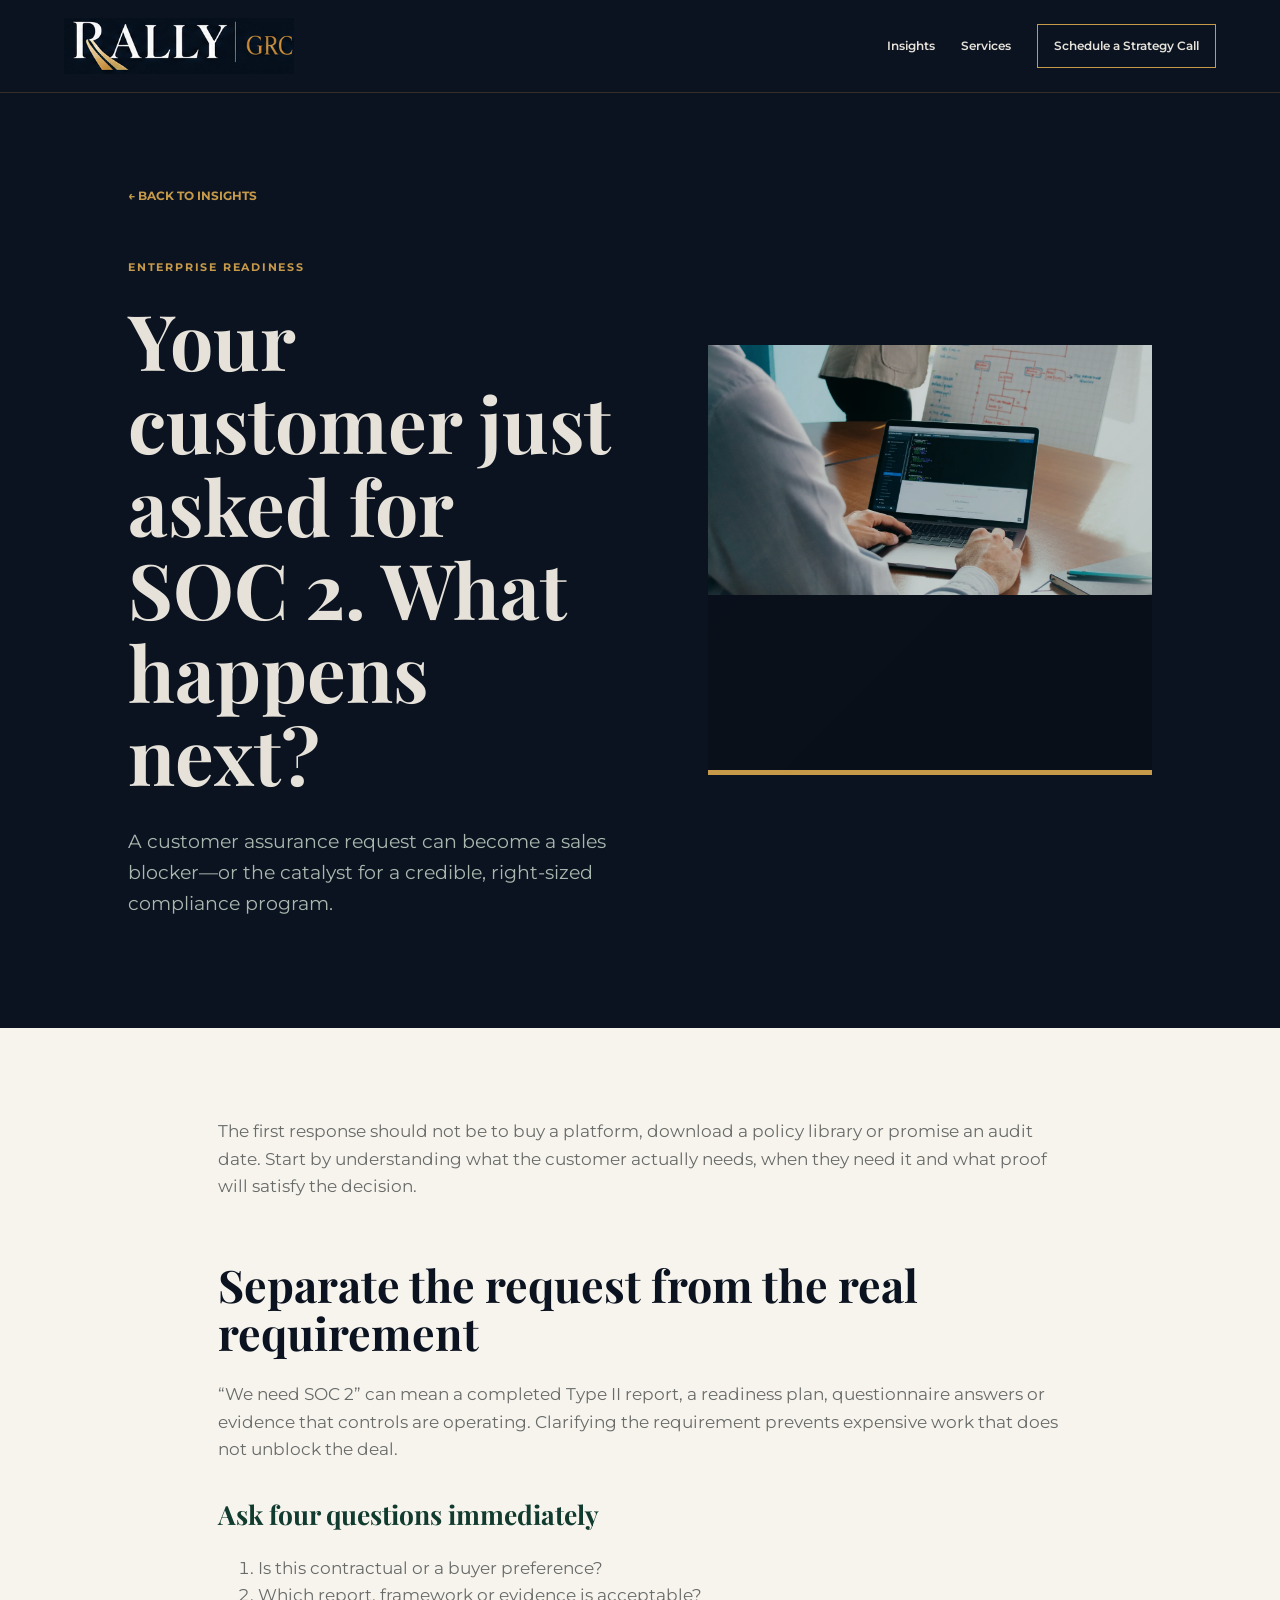
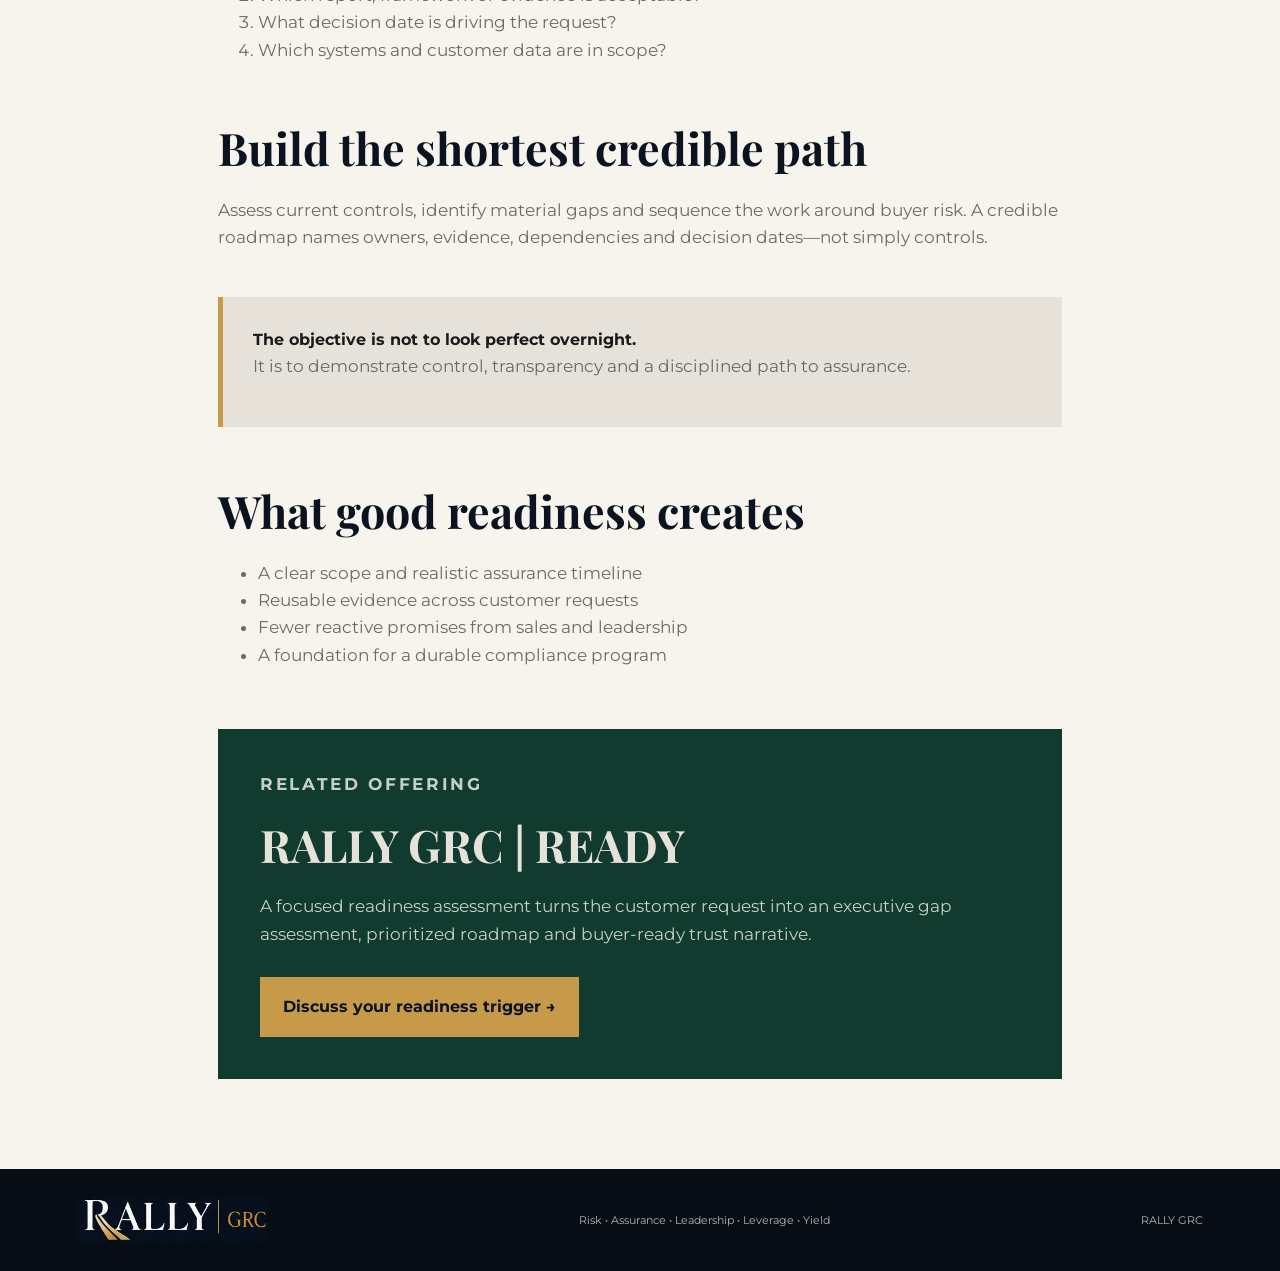
<file: enterprise-readiness.html>
<!doctype html>
<html lang="en">
<head>
  <meta charset="UTF-8">
  <meta name="viewport" content="width=device-width,initial-scale=1">
  <title>Your customer just asked for SOC 2. What happens next? | RALLY GRC</title>
  <link rel="preconnect" href="https://fonts.googleapis.com">
  <link rel="preconnect" href="https://fonts.gstatic.com" crossorigin>
  <link href="https://fonts.googleapis.com/css2?family=Montserrat:wght@400;500;600;700&family=Playfair+Display:wght@600;700&display=swap" rel="stylesheet">
  <link rel="stylesheet" href="styles.css">
  <link rel="stylesheet" href="insights.css">
  <link rel="stylesheet" href="photography.css">
</head>
<body>
  <header class="site-header"><a href="index.html" class="brand"><img src="assets/rally-grc-logo-dark.png" alt="RALLY GRC"></a><nav><a href="index.html#insights">Insights</a><a href="index.html#services">Services</a><a class="nav-cta" href="index.html#consultation">Schedule a Strategy Call</a></nav></header>
  <main>
    <section class="article-hero article-hero-grid">
      <div class="article-hero-copy"><a class="back-link" href="index.html#insights">← BACK TO INSIGHTS</a><p class="eyebrow">ENTERPRISE READINESS</p><h1>Your customer just asked for SOC 2. What happens next?</h1><p class="article-deck">A customer assurance request can become a sales blocker—or the catalyst for a credible, right-sized compliance program.</p></div>
      <figure class="photo-frame article-photo"><img src="assets/photos/enterprise-readiness.webp" width="1440" height="810" alt="Professionals mapping a readiness process while reviewing technology" fetchpriority="high"></figure>
    </section>
    <article class="article-body">
      <p>The first response should not be to buy a platform, download a policy library or promise an audit date. Start by understanding what the customer actually needs, when they need it and what proof will satisfy the decision.</p>
      <h2>Separate the request from the real requirement</h2><p>“We need SOC 2” can mean a completed Type II report, a readiness plan, questionnaire answers or evidence that controls are operating. Clarifying the requirement prevents expensive work that does not unblock the deal.</p>
      <h3>Ask four questions immediately</h3><ol><li>Is this contractual or a buyer preference?</li><li>Which report, framework or evidence is acceptable?</li><li>What decision date is driving the request?</li><li>Which systems and customer data are in scope?</li></ol>
      <h2>Build the shortest credible path</h2><p>Assess current controls, identify material gaps and sequence the work around buyer risk. A credible roadmap names owners, evidence, dependencies and decision dates—not simply controls.</p>
      <div class="article-callout"><strong>The objective is not to look perfect overnight.</strong><p>It is to demonstrate control, transparency and a disciplined path to assurance.</p></div>
      <h2>What good readiness creates</h2><ul><li>A clear scope and realistic assurance timeline</li><li>Reusable evidence across customer requests</li><li>Fewer reactive promises from sales and leadership</li><li>A foundation for a durable compliance program</li></ul>
      <section class="article-cta"><p class="eyebrow">RELATED OFFERING</p><h2>RALLY GRC | READY</h2><p>A focused readiness assessment turns the customer request into an executive gap assessment, prioritized roadmap and buyer-ready trust narrative.</p><a class="button button-gold" href="index.html#consultation">Discuss your readiness trigger →</a></section>
    </article>
  </main>
  <footer><a href="index.html" class="brand"><img src="assets/rally-grc-logo-dark.png" alt="RALLY GRC"></a><p>Risk • Assurance • Leadership • Leverage • Yield</p><p>RALLY GRC</p></footer>
</body>
</html>
</file>
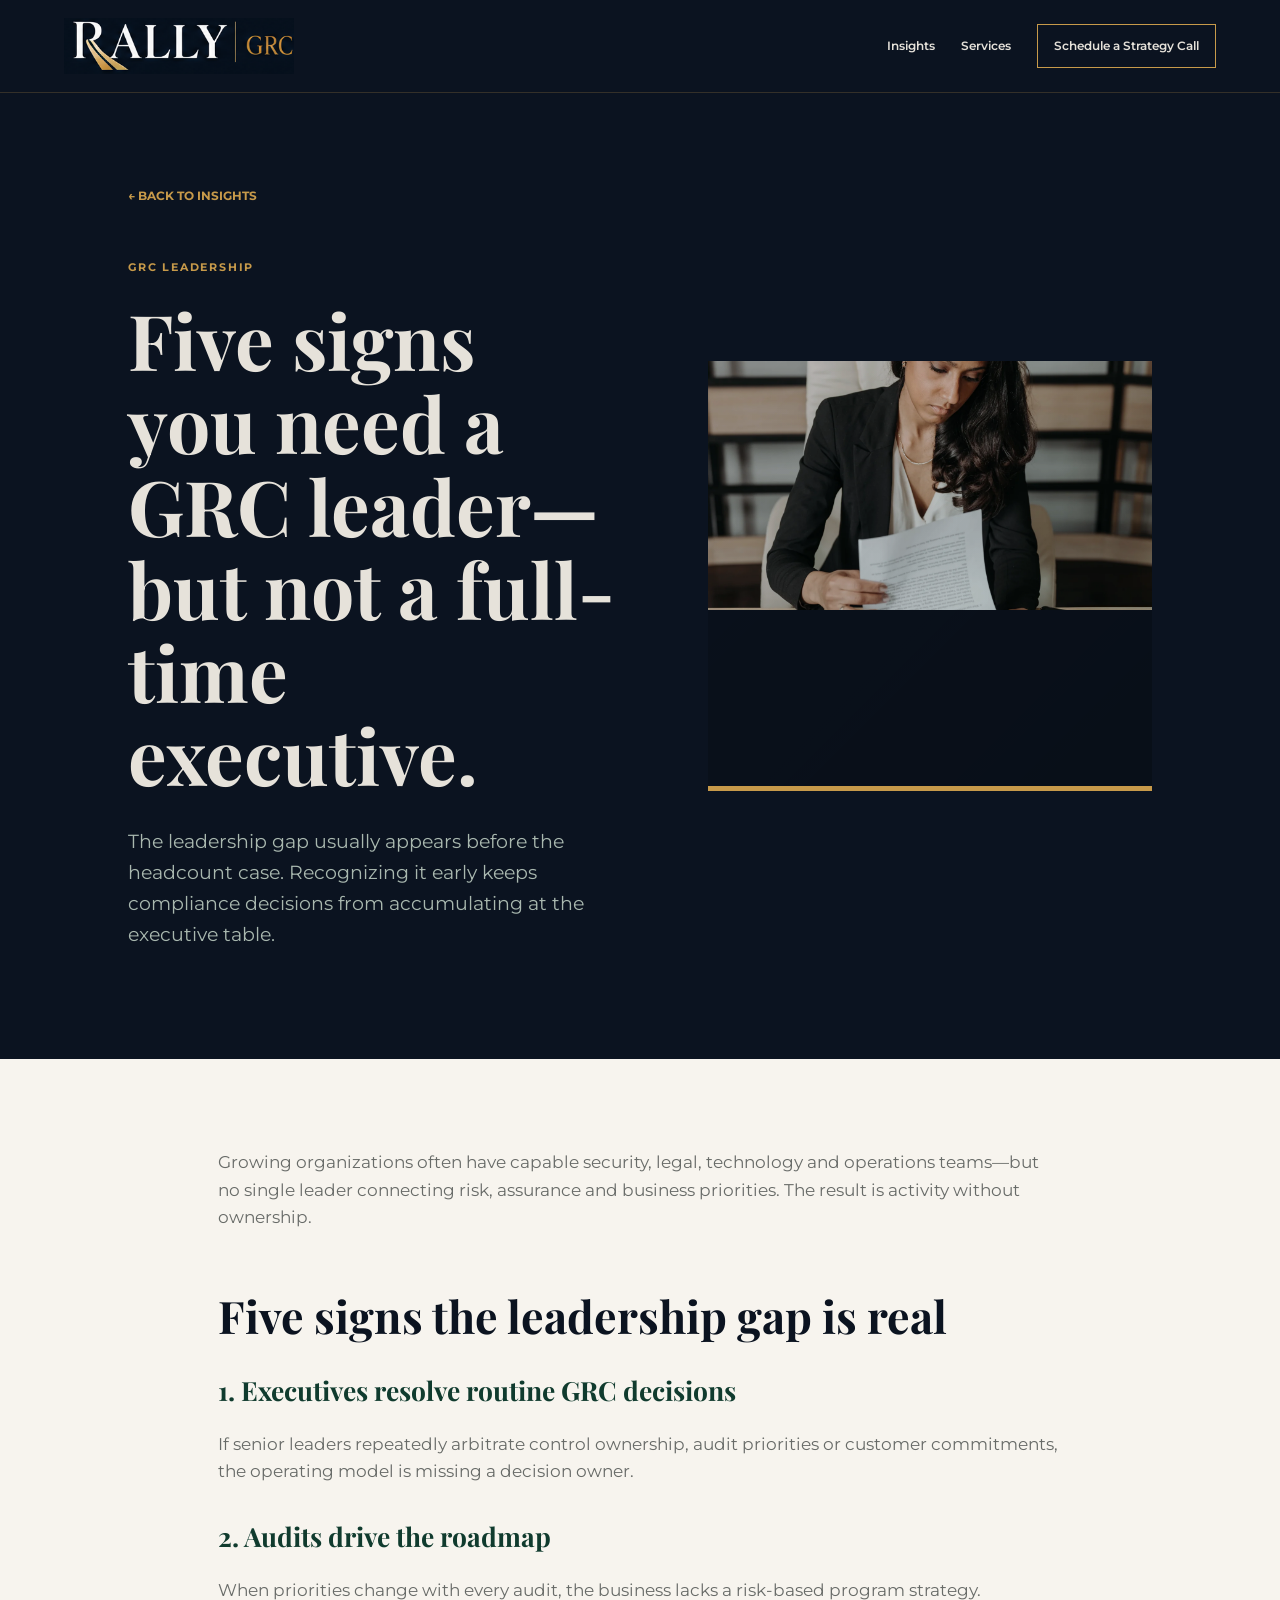
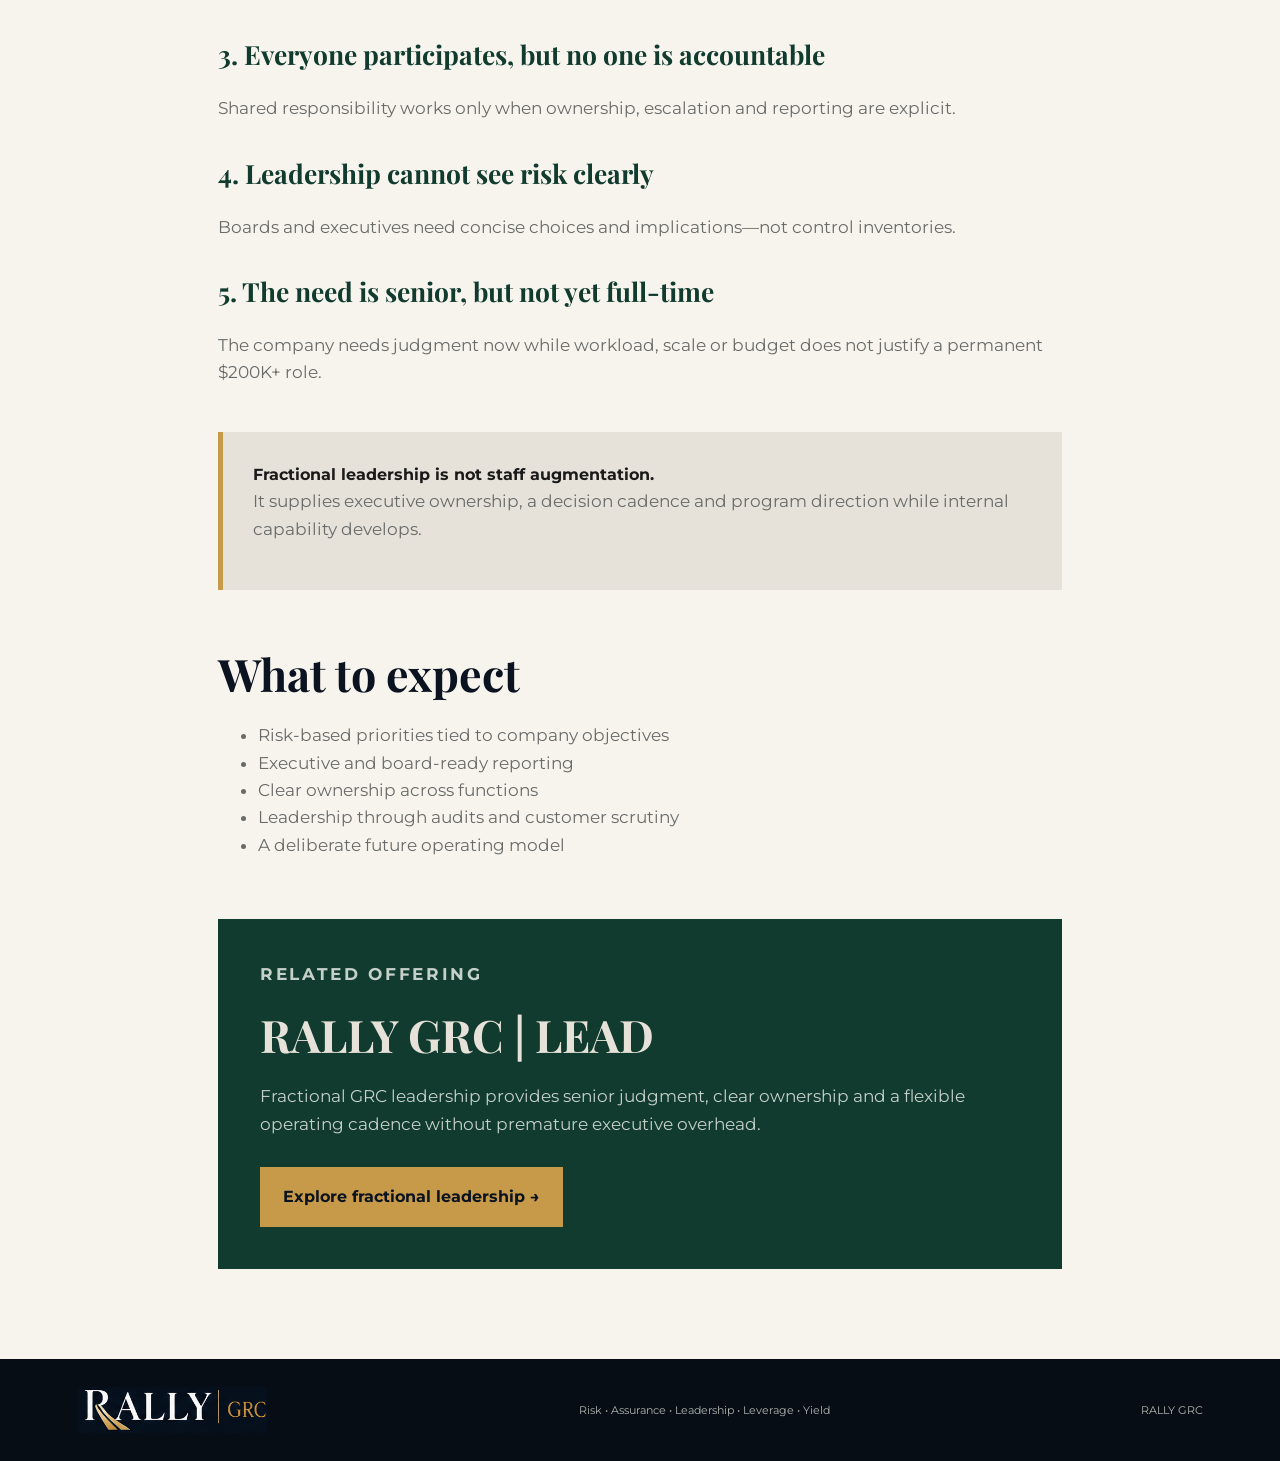
<file: grc-leadership.html>
<!doctype html>
<html lang="en">
<head>
  <meta charset="UTF-8"><meta name="viewport" content="width=device-width,initial-scale=1">
  <title>Five signs you need a GRC leader—but not a full-time executive. | RALLY GRC</title>
  <link rel="preconnect" href="https://fonts.googleapis.com"><link rel="preconnect" href="https://fonts.gstatic.com" crossorigin>
  <link href="https://fonts.googleapis.com/css2?family=Montserrat:wght@400;500;600;700&family=Playfair+Display:wght@600;700&display=swap" rel="stylesheet">
  <link rel="stylesheet" href="styles.css"><link rel="stylesheet" href="insights.css"><link rel="stylesheet" href="photography.css">
</head>
<body>
  <header class="site-header"><a href="index.html" class="brand"><img src="assets/rally-grc-logo-dark.png" alt="RALLY GRC"></a><nav><a href="index.html#insights">Insights</a><a href="index.html#services">Services</a><a class="nav-cta" href="index.html#consultation">Schedule a Strategy Call</a></nav></header>
  <main>
    <section class="article-hero article-hero-grid">
      <div class="article-hero-copy"><a class="back-link" href="index.html#insights">← BACK TO INSIGHTS</a><p class="eyebrow">GRC LEADERSHIP</p><h1>Five signs you need a GRC leader—but not a full-time executive.</h1><p class="article-deck">The leadership gap usually appears before the headcount case. Recognizing it early keeps compliance decisions from accumulating at the executive table.</p></div>
      <figure class="photo-frame article-photo"><img src="assets/photos/grc-leadership.webp" width="1440" height="810" alt="GRC leader reviewing governance and compliance documents" fetchpriority="high"></figure>
    </section>
    <article class="article-body">
      <p>Growing organizations often have capable security, legal, technology and operations teams—but no single leader connecting risk, assurance and business priorities. The result is activity without ownership.</p>
      <h2>Five signs the leadership gap is real</h2><h3>1. Executives resolve routine GRC decisions</h3><p>If senior leaders repeatedly arbitrate control ownership, audit priorities or customer commitments, the operating model is missing a decision owner.</p><h3>2. Audits drive the roadmap</h3><p>When priorities change with every audit, the business lacks a risk-based program strategy.</p><h3>3. Everyone participates, but no one is accountable</h3><p>Shared responsibility works only when ownership, escalation and reporting are explicit.</p><h3>4. Leadership cannot see risk clearly</h3><p>Boards and executives need concise choices and implications—not control inventories.</p><h3>5. The need is senior, but not yet full-time</h3><p>The company needs judgment now while workload, scale or budget does not justify a permanent $200K+ role.</p>
      <div class="article-callout"><strong>Fractional leadership is not staff augmentation.</strong><p>It supplies executive ownership, a decision cadence and program direction while internal capability develops.</p></div>
      <h2>What to expect</h2><ul><li>Risk-based priorities tied to company objectives</li><li>Executive and board-ready reporting</li><li>Clear ownership across functions</li><li>Leadership through audits and customer scrutiny</li><li>A deliberate future operating model</li></ul>
      <section class="article-cta"><p class="eyebrow">RELATED OFFERING</p><h2>RALLY GRC | LEAD</h2><p>Fractional GRC leadership provides senior judgment, clear ownership and a flexible operating cadence without premature executive overhead.</p><a class="button button-gold" href="index.html#consultation">Explore fractional leadership →</a></section>
    </article>
  </main>
  <footer><a href="index.html" class="brand"><img src="assets/rally-grc-logo-dark.png" alt="RALLY GRC"></a><p>Risk • Assurance • Leadership • Leverage • Yield</p><p>RALLY GRC</p></footer>
</body>
</html>
</file>
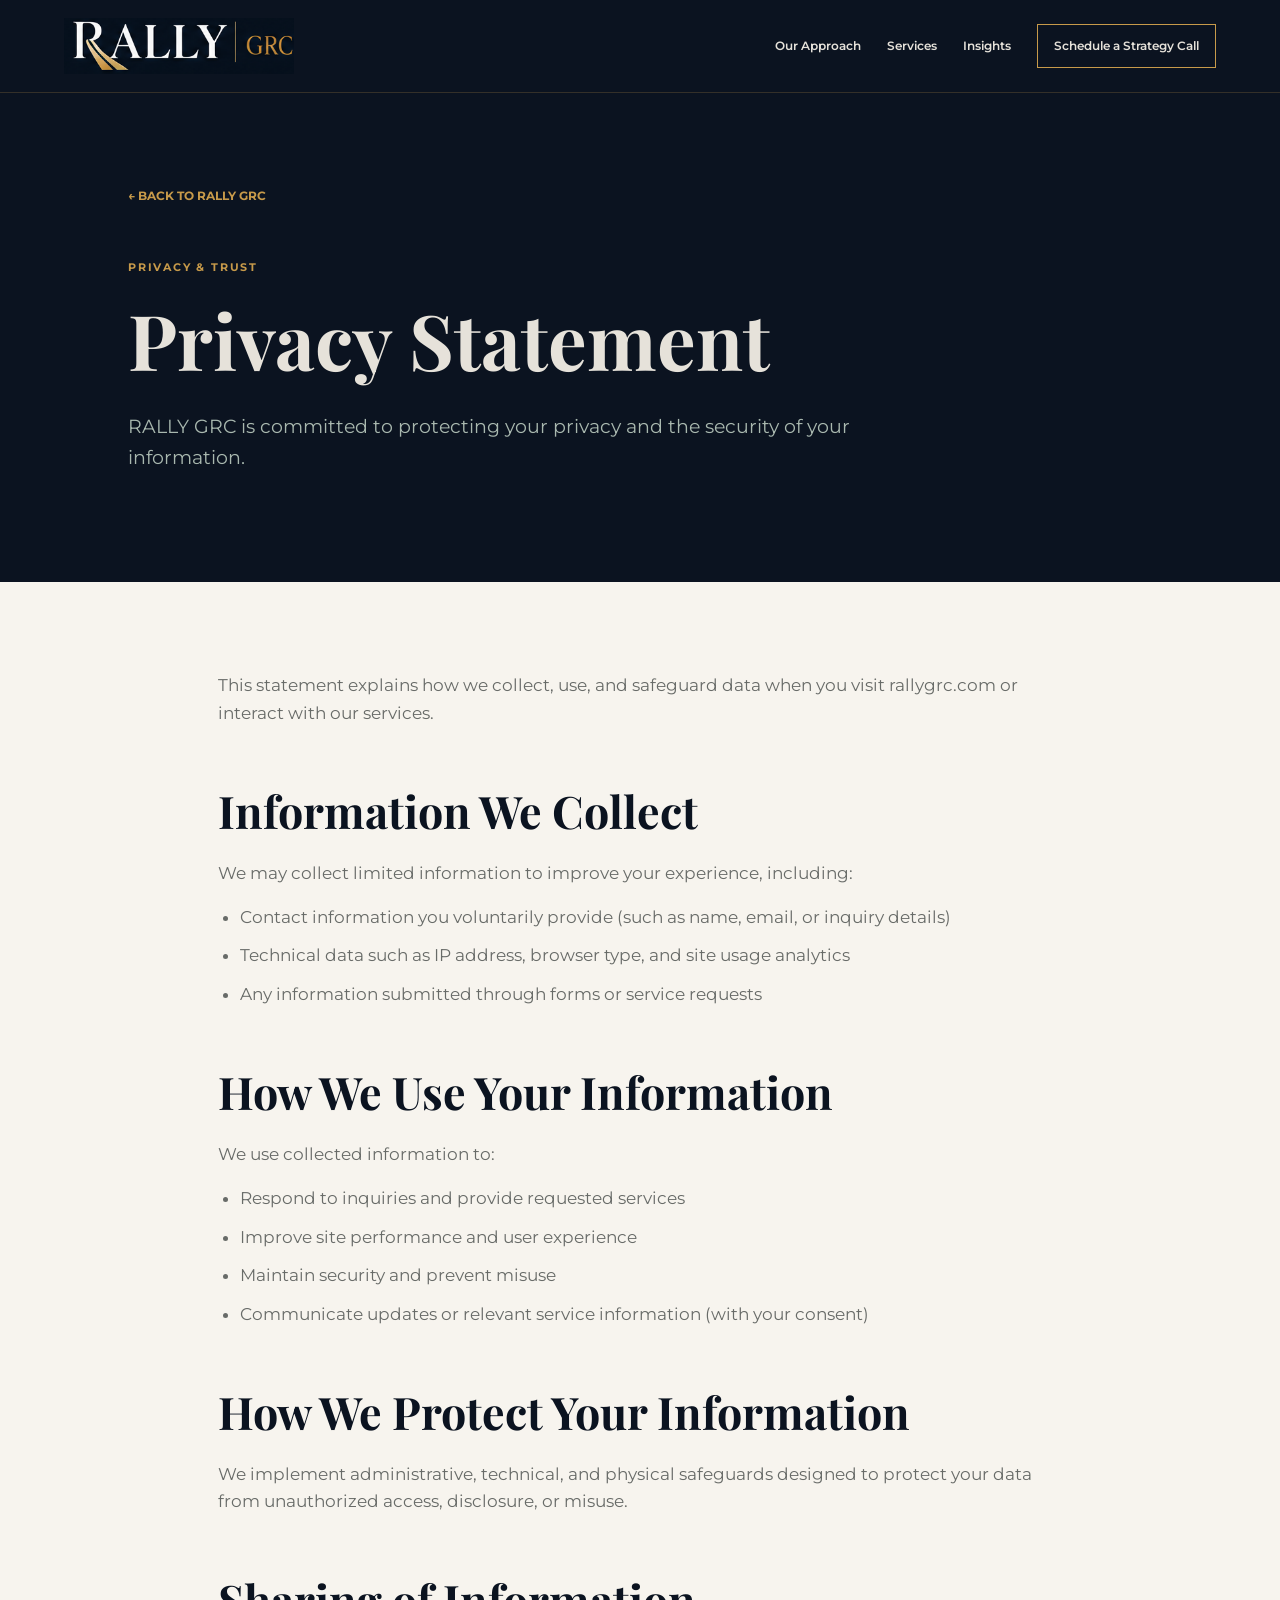
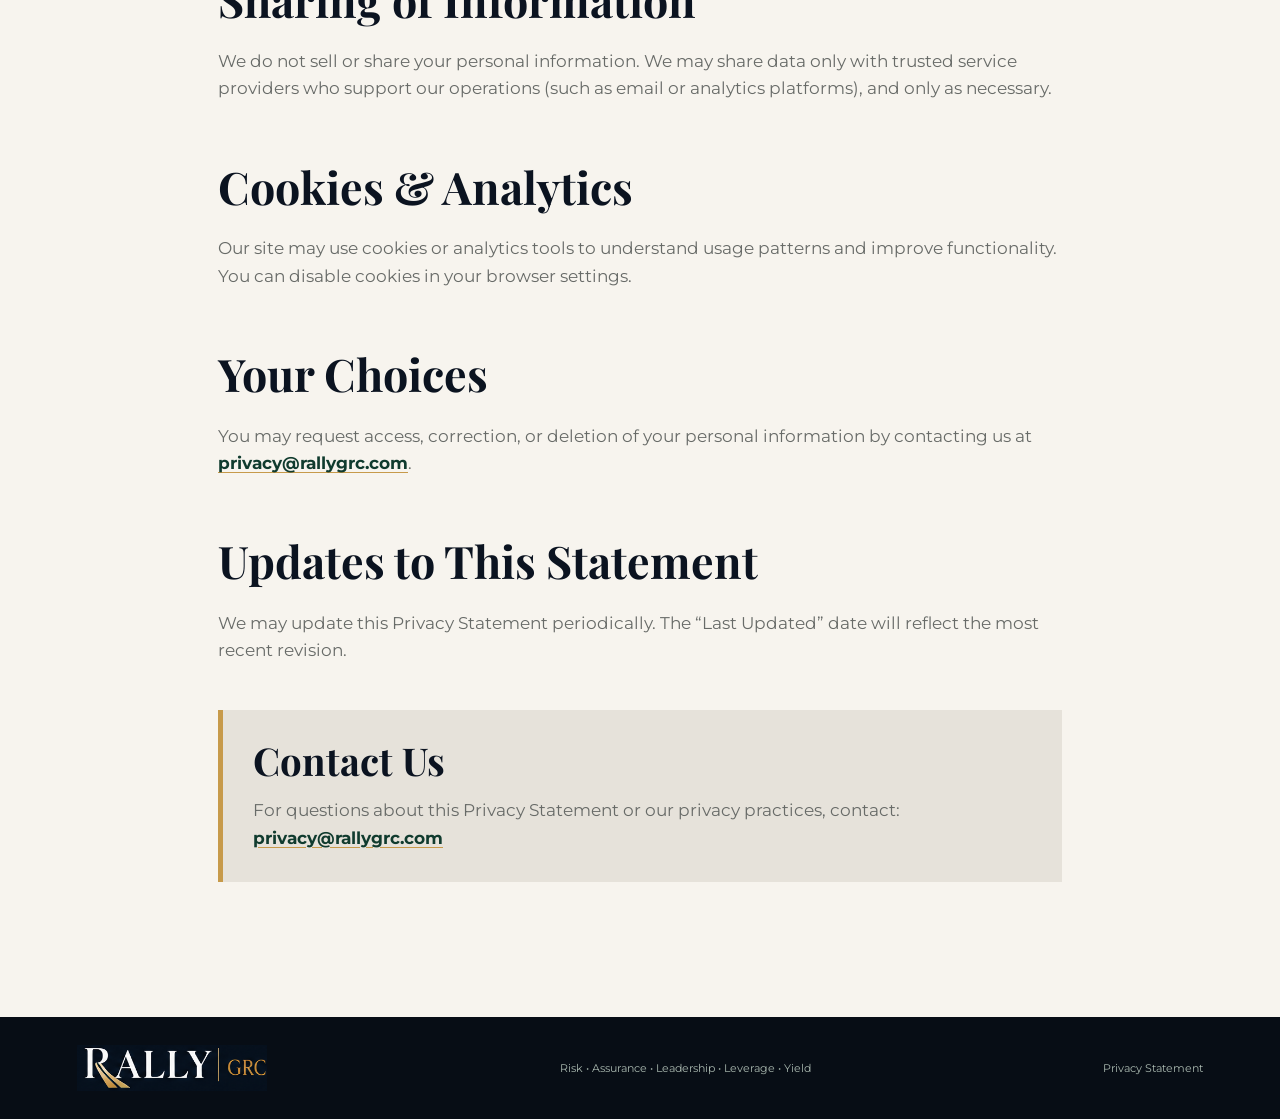
<file: privacy-policy.html>
<!doctype html>
<html lang="en">
<head>
  <meta charset="UTF-8">
  <meta name="viewport" content="width=device-width,initial-scale=1">
  <meta name="description" content="Learn how RALLY GRC collects, uses, protects, and manages information when you visit rallygrc.com or interact with our services.">
  <title>Privacy Statement | RALLY GRC</title>
  <link rel="preconnect" href="https://fonts.googleapis.com">
  <link rel="preconnect" href="https://fonts.gstatic.com" crossorigin>
  <link href="https://fonts.googleapis.com/css2?family=Montserrat:wght@400;500;600;700&family=Playfair+Display:wght@600;700&display=swap" rel="stylesheet">
  <link rel="stylesheet" href="styles.css">
  <link rel="stylesheet" href="insights.css">
  <style>
    .article-body a { color: var(--forest); font-weight: 700; text-decoration: underline; text-decoration-color: var(--gold); text-underline-offset: 3px; }
    .article-body ul { padding-left: 1.4rem; }
    .article-body li { margin-bottom: .7rem; }
    .article-callout h2 { margin: 0 0 16px; font-size: clamp(1.8rem, 3vw, 2.5rem); }
    .article-callout p { margin-bottom: 0; }
  </style>
</head>
<body>
  <header class="site-header">
    <a href="index.html" class="brand" aria-label="RALLY GRC home"><img src="assets/rally-grc-logo-dark.png" alt="RALLY GRC"></a>
    <nav aria-label="Main navigation">
      <a href="index.html#framework">Our Approach</a>
      <a href="index.html#services">Services</a>
      <a href="index.html#insights">Insights</a>
      <a class="nav-cta" href="index.html#consultation">Schedule a Strategy Call</a>
    </nav>
  </header>

  <main>
    <section class="article-hero">
      <a class="back-link" href="index.html">← BACK TO RALLY GRC</a>
      <p class="eyebrow">PRIVACY &amp; TRUST</p>
      <h1>Privacy Statement</h1>
      <p class="article-deck">RALLY GRC is committed to protecting your privacy and the security of your information.</p>
    </section>

    <article class="article-body">
      <p>This statement explains how we collect, use, and safeguard data when you visit rallygrc.com or interact with our services.</p>

      <h2>Information We Collect</h2>
      <p>We may collect limited information to improve your experience, including:</p>
      <ul>
        <li>Contact information you voluntarily provide (such as name, email, or inquiry details)</li>
        <li>Technical data such as IP address, browser type, and site usage analytics</li>
        <li>Any information submitted through forms or service requests</li>
      </ul>

      <h2>How We Use Your Information</h2>
      <p>We use collected information to:</p>
      <ul>
        <li>Respond to inquiries and provide requested services</li>
        <li>Improve site performance and user experience</li>
        <li>Maintain security and prevent misuse</li>
        <li>Communicate updates or relevant service information (with your consent)</li>
      </ul>

      <h2>How We Protect Your Information</h2>
      <p>We implement administrative, technical, and physical safeguards designed to protect your data from unauthorized access, disclosure, or misuse.</p>

      <h2>Sharing of Information</h2>
      <p>We do not sell or share your personal information. We may share data only with trusted service providers who support our operations (such as email or analytics platforms), and only as necessary.</p>

      <h2>Cookies &amp; Analytics</h2>
      <p>Our site may use cookies or analytics tools to understand usage patterns and improve functionality. You can disable cookies in your browser settings.</p>

      <h2>Your Choices</h2>
      <p>You may request access, correction, or deletion of your personal information by contacting us at <a href="mailto:privacy@rallygrc.com">privacy@rallygrc.com</a>.</p>

      <h2>Updates to This Statement</h2>
      <p>We may update this Privacy Statement periodically. The “Last Updated” date will reflect the most recent revision.</p>

      <section class="article-callout" aria-labelledby="contact-heading">
        <h2 id="contact-heading">Contact Us</h2>
        <p>For questions about this Privacy Statement or our privacy practices, contact: <a href="mailto:privacy@rallygrc.com">privacy@rallygrc.com</a></p>
      </section>
    </article>
  </main>

  <footer>
    <a href="index.html" class="brand" aria-label="RALLY GRC home"><img src="assets/rally-grc-logo-dark.png" alt="RALLY GRC"></a>
    <p>Risk • Assurance • Leadership • Leverage • Yield</p>
    <p>Privacy Statement</p>
  </footer>
</body>
</html>
</file>
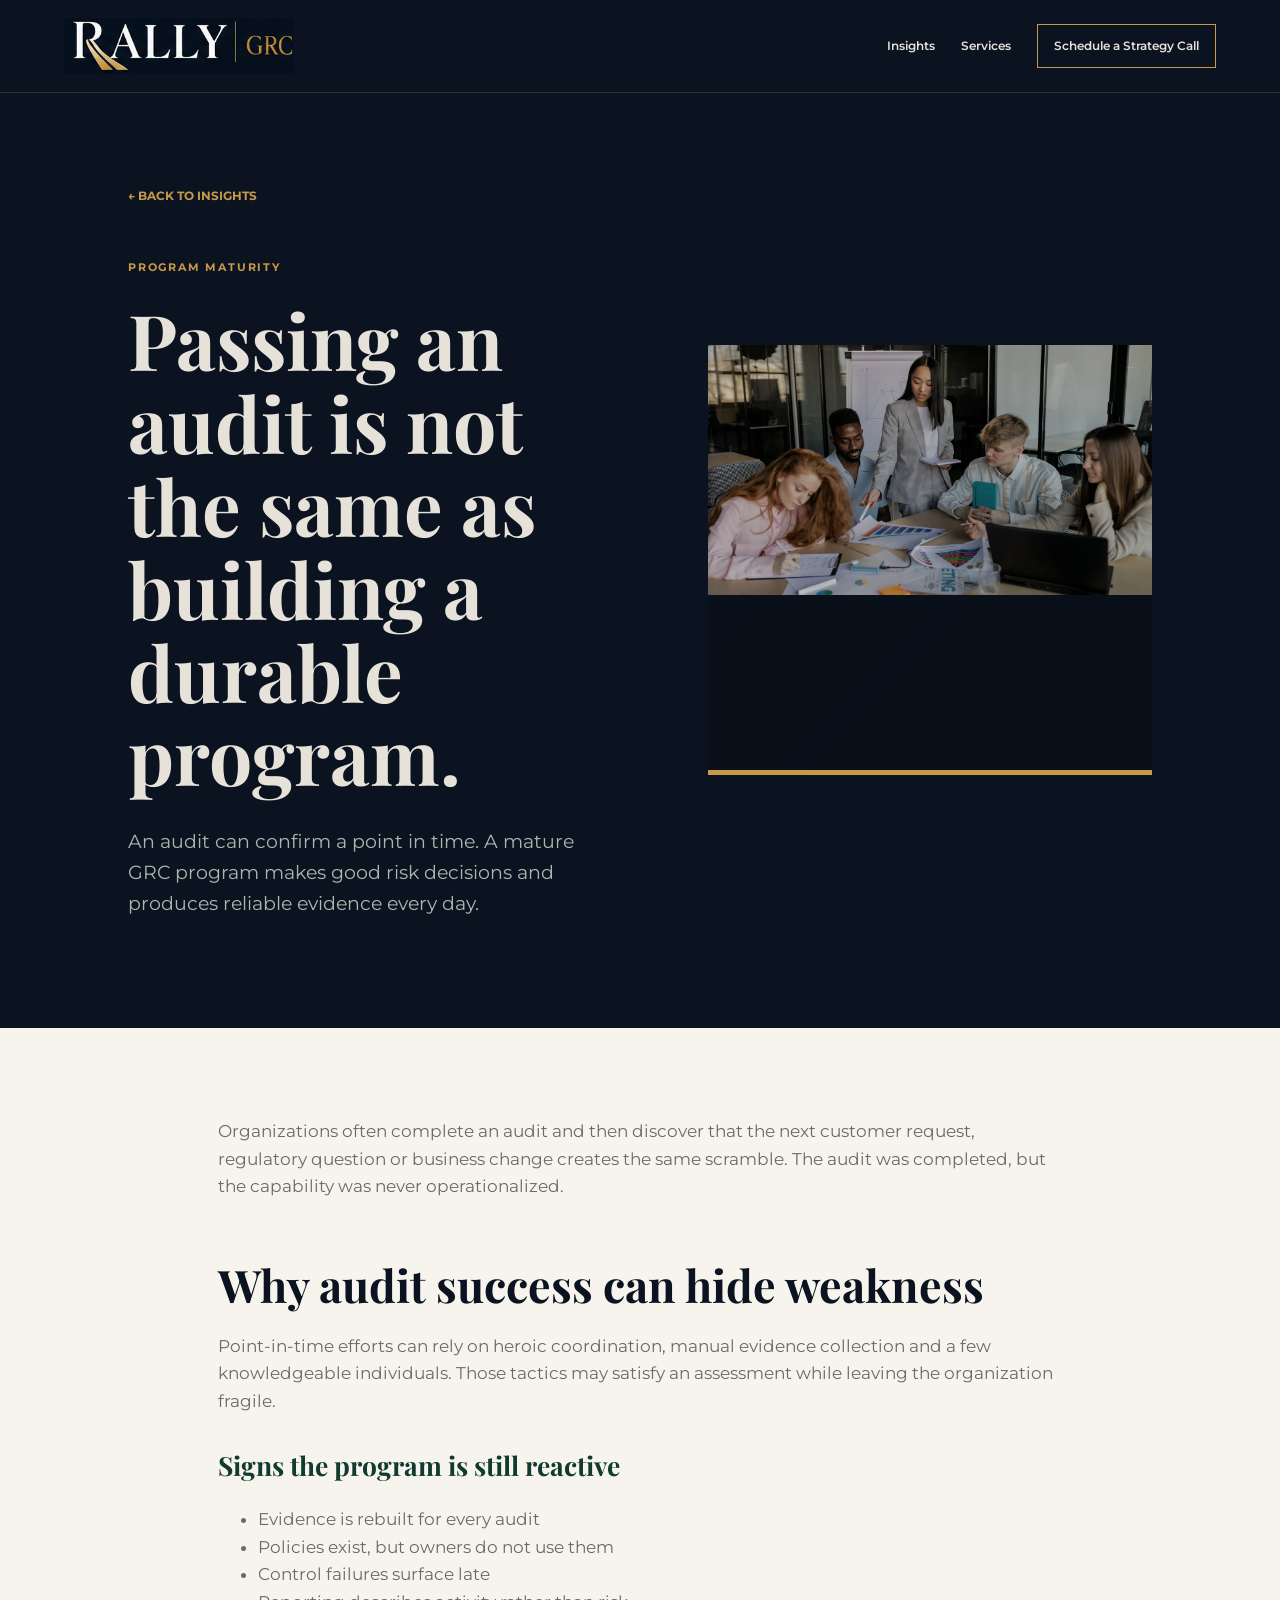
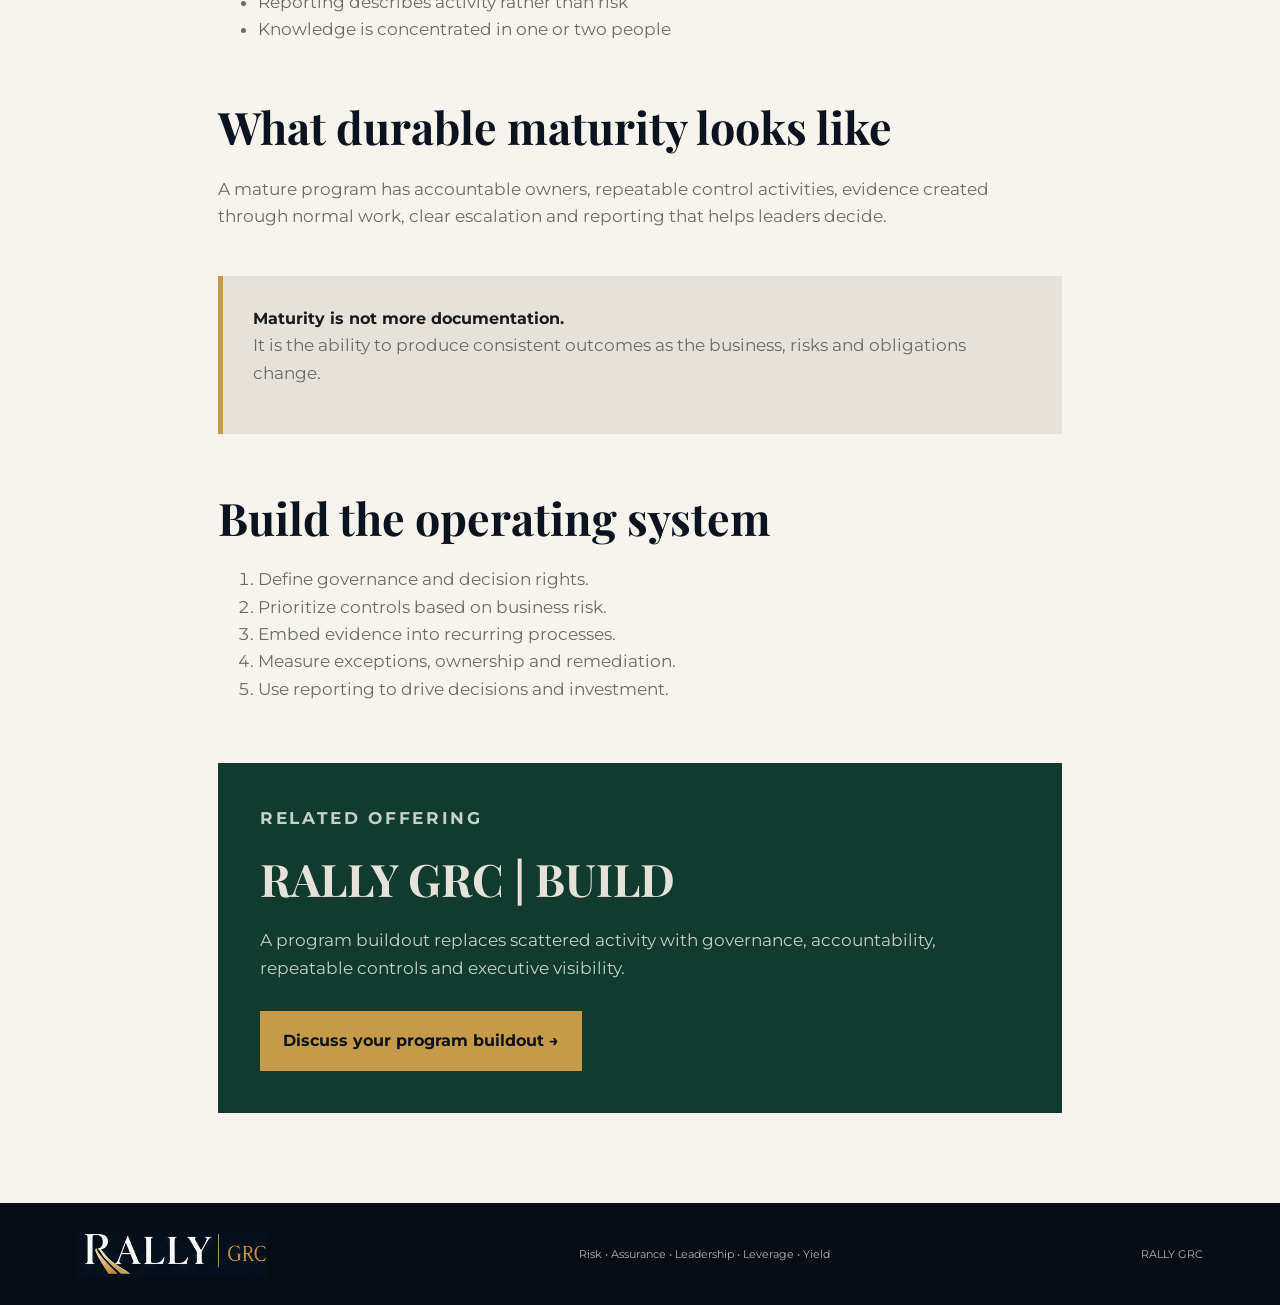
<file: program-maturity.html>
<!doctype html>
<html lang="en">
<head>
  <meta charset="UTF-8"><meta name="viewport" content="width=device-width,initial-scale=1">
  <title>Passing an audit is not the same as building a durable program. | RALLY GRC</title>
  <link rel="preconnect" href="https://fonts.googleapis.com"><link rel="preconnect" href="https://fonts.gstatic.com" crossorigin>
  <link href="https://fonts.googleapis.com/css2?family=Montserrat:wght@400;500;600;700&family=Playfair+Display:wght@600;700&display=swap" rel="stylesheet">
  <link rel="stylesheet" href="styles.css"><link rel="stylesheet" href="insights.css"><link rel="stylesheet" href="photography.css">
</head>
<body>
  <header class="site-header"><a href="index.html" class="brand"><img src="assets/rally-grc-logo-dark.png" alt="RALLY GRC"></a><nav><a href="index.html#insights">Insights</a><a href="index.html#services">Services</a><a class="nav-cta" href="index.html#consultation">Schedule a Strategy Call</a></nav></header>
  <main>
    <section class="article-hero article-hero-grid">
      <div class="article-hero-copy"><a class="back-link" href="index.html#insights">← BACK TO INSIGHTS</a><p class="eyebrow">PROGRAM MATURITY</p><h1>Passing an audit is not the same as building a durable program.</h1><p class="article-deck">An audit can confirm a point in time. A mature GRC program makes good risk decisions and produces reliable evidence every day.</p></div>
      <figure class="photo-frame article-photo"><img src="assets/photos/program-maturity.webp" width="1440" height="810" alt="Team reviewing program data and maturity priorities" fetchpriority="high"></figure>
    </section>
    <article class="article-body">
      <p>Organizations often complete an audit and then discover that the next customer request, regulatory question or business change creates the same scramble. The audit was completed, but the capability was never operationalized.</p>
      <h2>Why audit success can hide weakness</h2><p>Point-in-time efforts can rely on heroic coordination, manual evidence collection and a few knowledgeable individuals. Those tactics may satisfy an assessment while leaving the organization fragile.</p>
      <h3>Signs the program is still reactive</h3><ul><li>Evidence is rebuilt for every audit</li><li>Policies exist, but owners do not use them</li><li>Control failures surface late</li><li>Reporting describes activity rather than risk</li><li>Knowledge is concentrated in one or two people</li></ul>
      <h2>What durable maturity looks like</h2><p>A mature program has accountable owners, repeatable control activities, evidence created through normal work, clear escalation and reporting that helps leaders decide.</p>
      <div class="article-callout"><strong>Maturity is not more documentation.</strong><p>It is the ability to produce consistent outcomes as the business, risks and obligations change.</p></div>
      <h2>Build the operating system</h2><ol><li>Define governance and decision rights.</li><li>Prioritize controls based on business risk.</li><li>Embed evidence into recurring processes.</li><li>Measure exceptions, ownership and remediation.</li><li>Use reporting to drive decisions and investment.</li></ol>
      <section class="article-cta"><p class="eyebrow">RELATED OFFERING</p><h2>RALLY GRC | BUILD</h2><p>A program buildout replaces scattered activity with governance, accountability, repeatable controls and executive visibility.</p><a class="button button-gold" href="index.html#consultation">Discuss your program buildout →</a></section>
    </article>
  </main>
  <footer><a href="index.html" class="brand"><img src="assets/rally-grc-logo-dark.png" alt="RALLY GRC"></a><p>Risk • Assurance • Leadership • Leverage • Yield</p><p>RALLY GRC</p></footer>
</body>
</html>
</file>
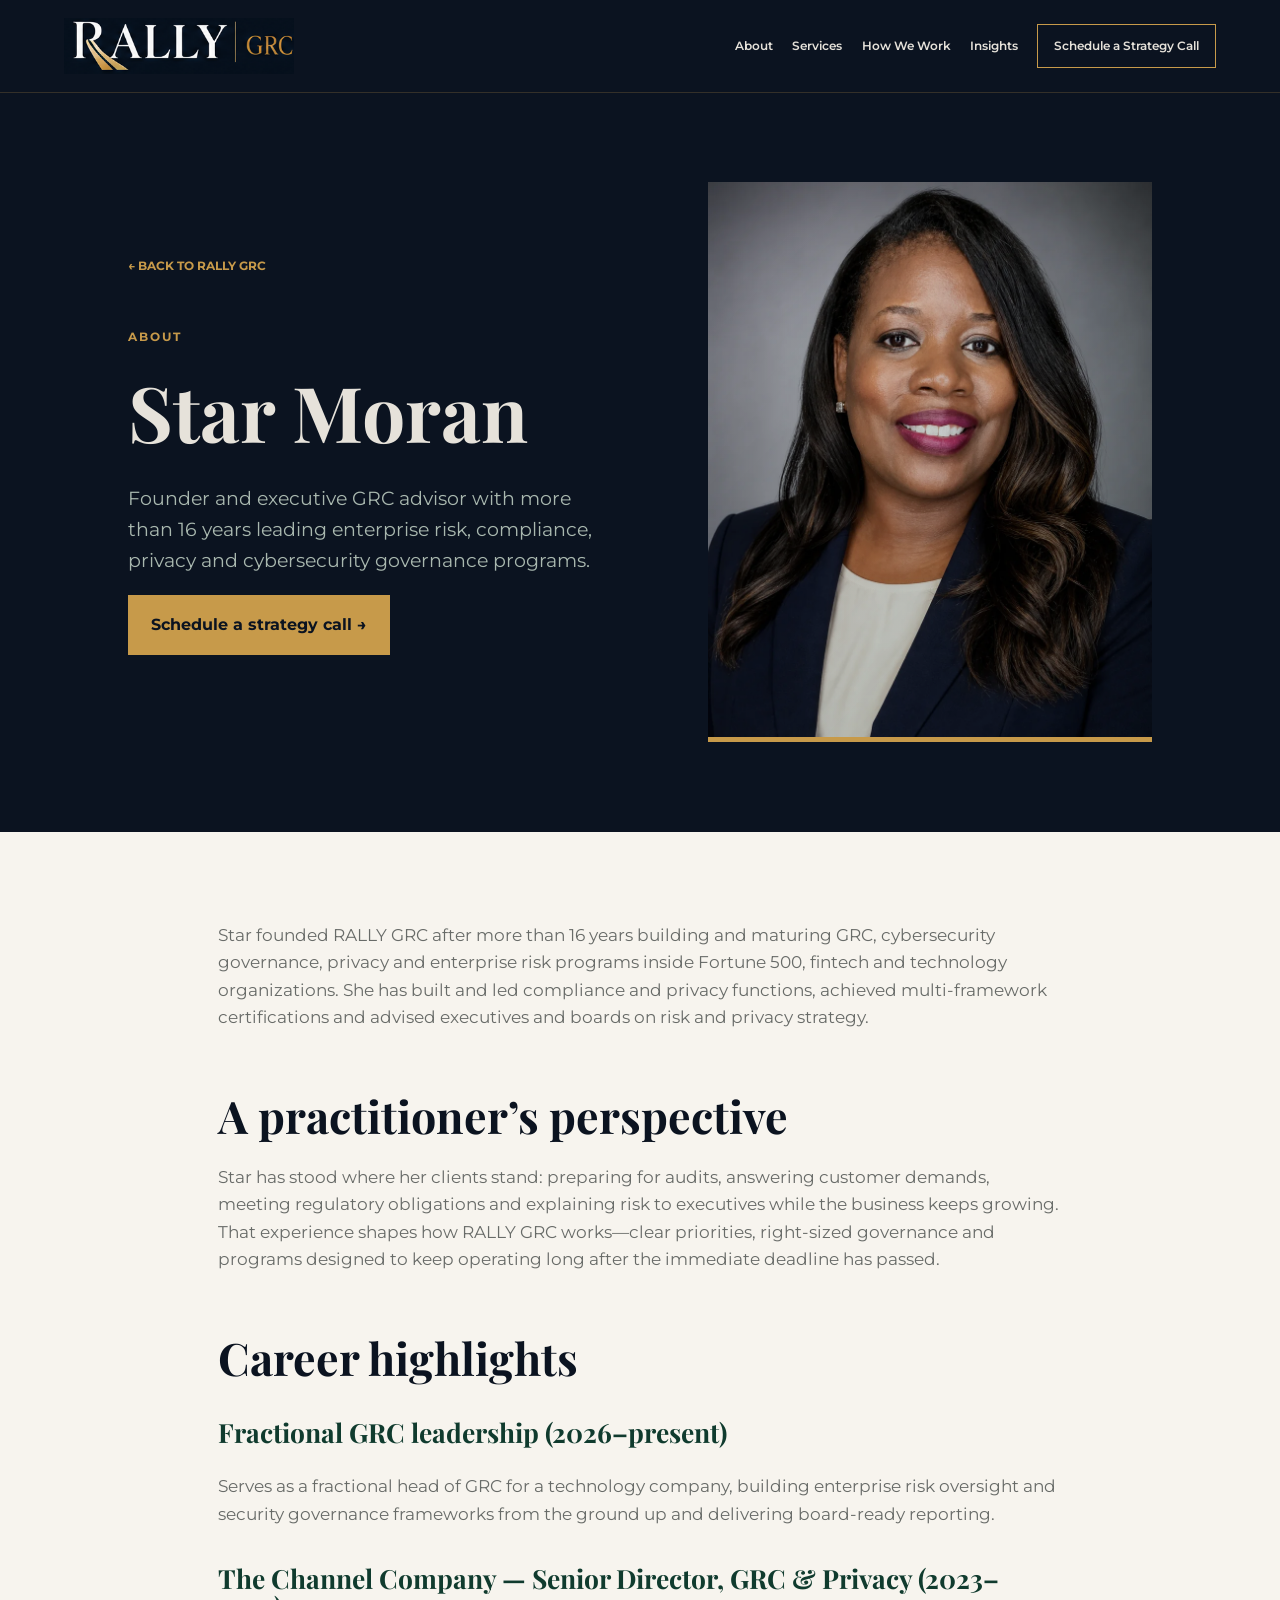
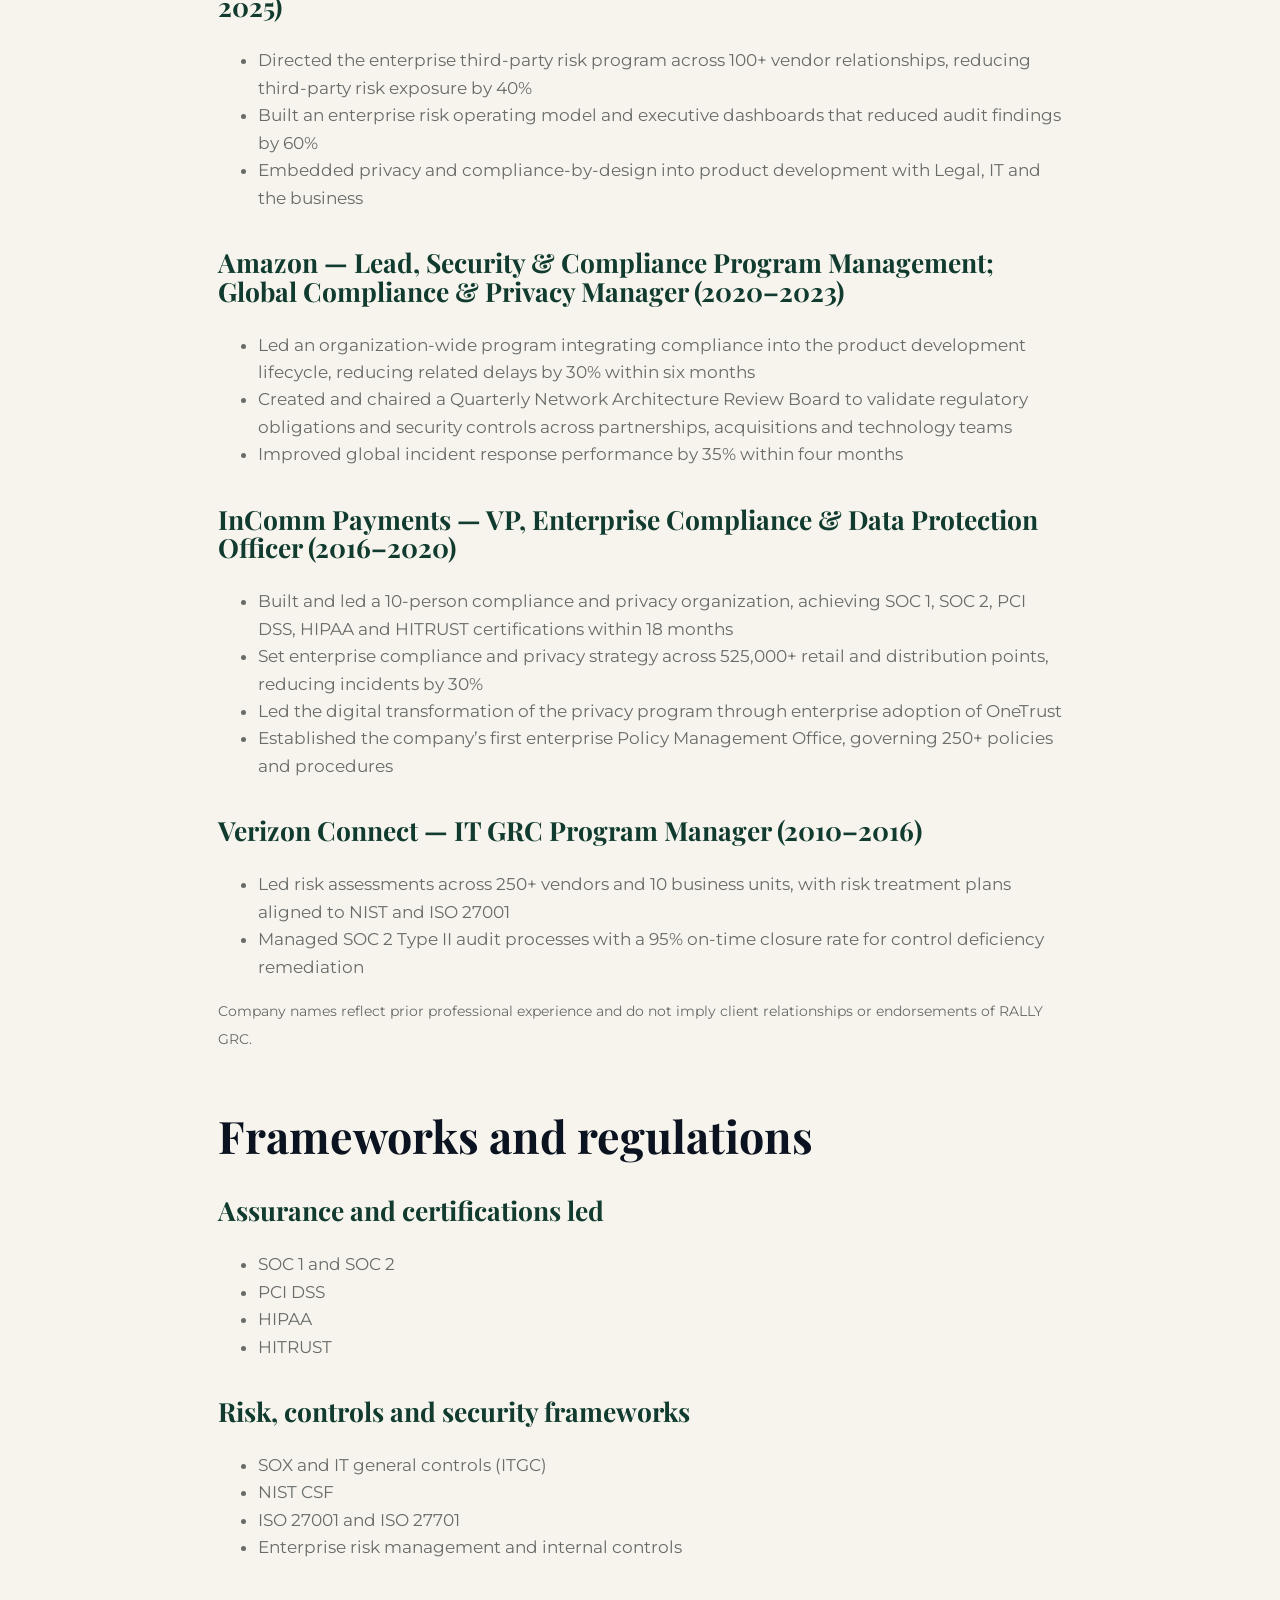
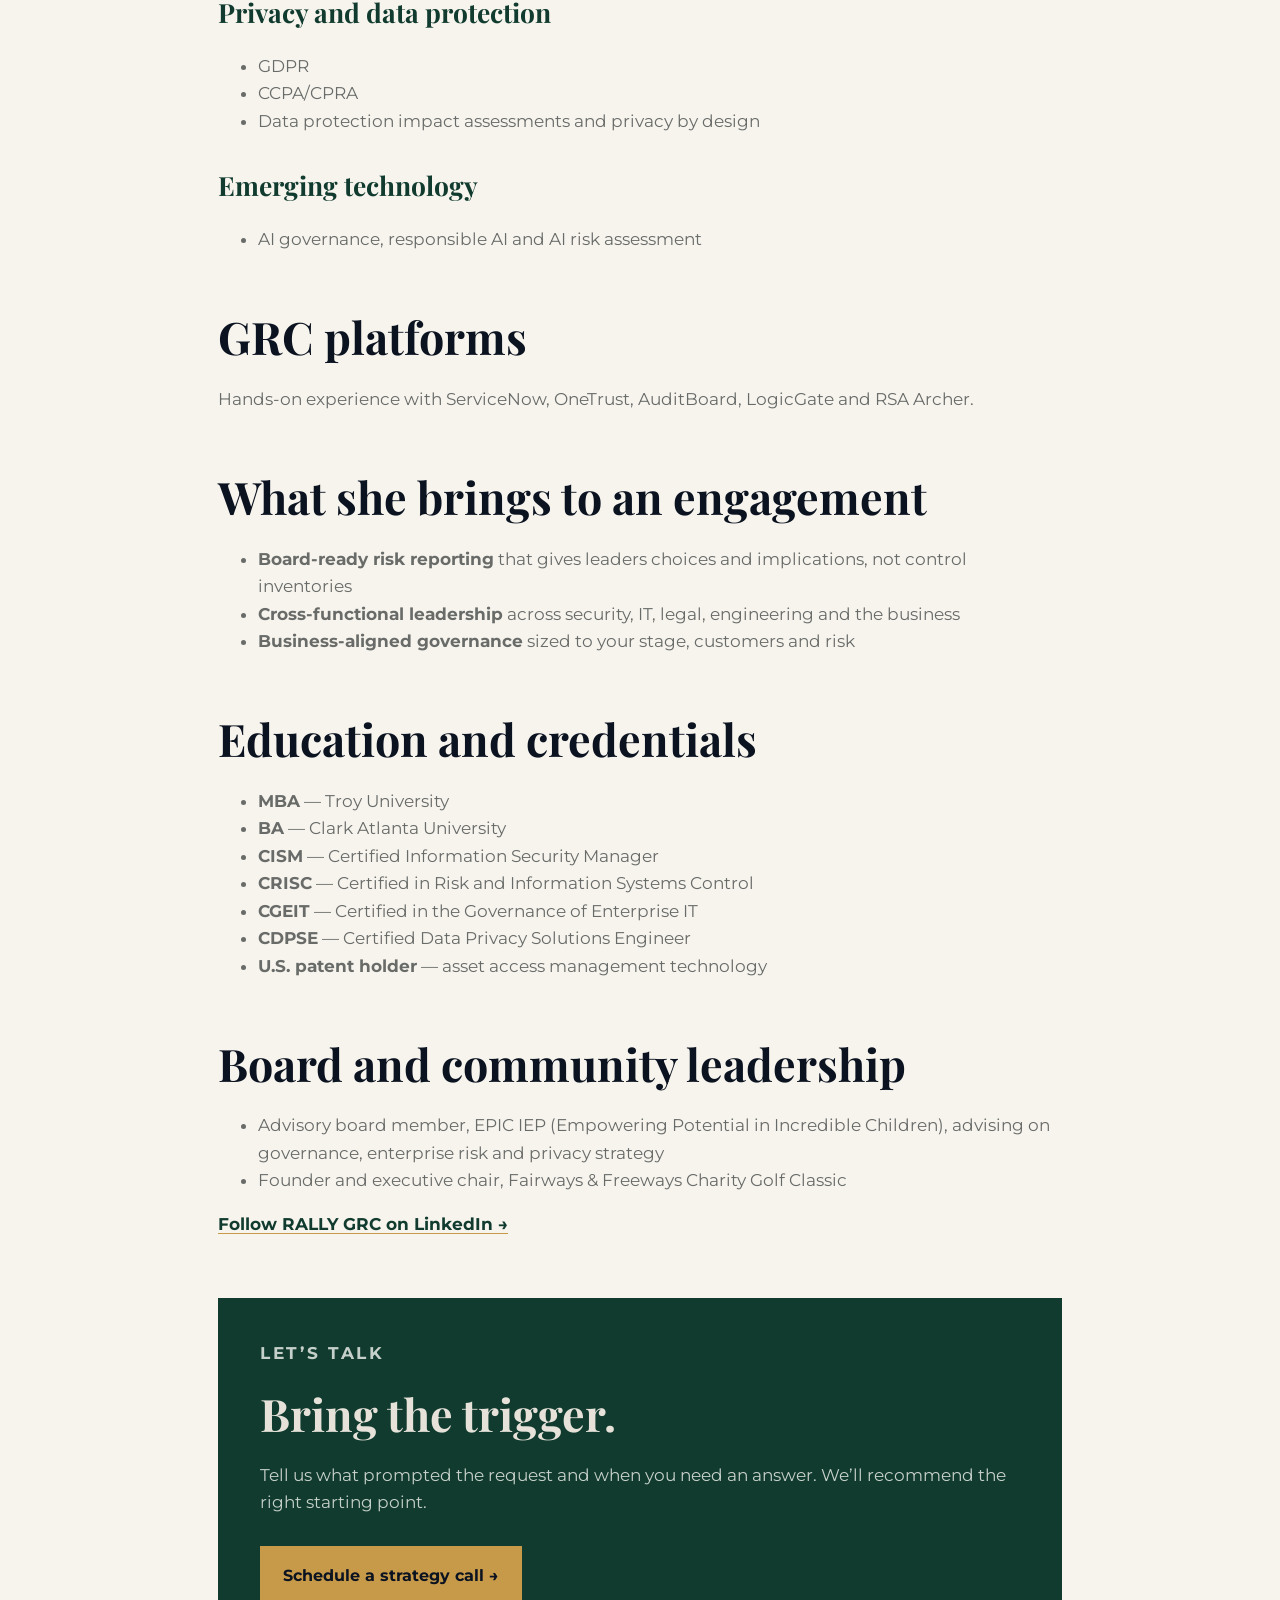
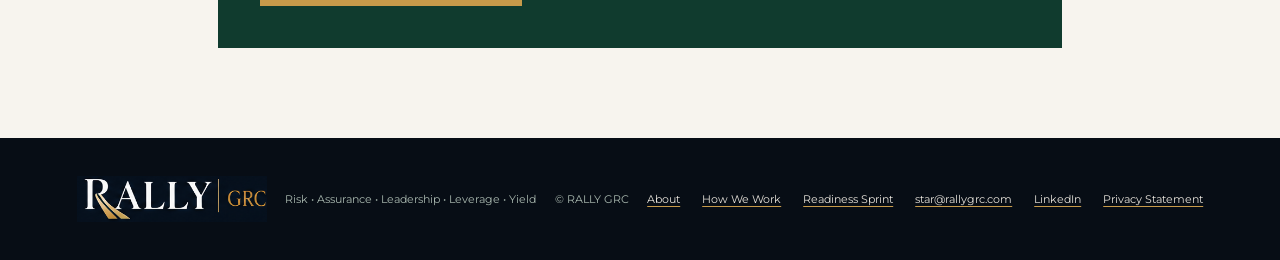
<file: rally-grc-website/about.html>
<!doctype html>
<html lang="en">
<head>
  <meta charset="UTF-8">
  <meta name="viewport" content="width=device-width,initial-scale=1">
  <meta name="description" content="Star Moran is the founder of RALLY GRC, an executive GRC advisor with more than 16 years leading enterprise risk, compliance, privacy and cybersecurity governance programs at Fortune 500, fintech and technology companies.">
  <link rel="canonical" href="https://rallygrc.com/about.html">
  <title>About Star Moran | RALLY GRC</title>
  <link rel="preconnect" href="https://fonts.googleapis.com">
  <link rel="preconnect" href="https://fonts.gstatic.com" crossorigin>
  <link href="https://fonts.googleapis.com/css2?family=Montserrat:wght@400;500;600;700&family=Playfair+Display:wght@600;700&display=swap" rel="stylesheet">
  <link rel="stylesheet" href="styles.css">
  <link rel="stylesheet" href="insights.css">
  <link rel="stylesheet" href="photography.css">
  <link rel="stylesheet" href="navigation.css">
<script type="application/ld+json">{"@context": "https://schema.org", "@type": "Person", "name": "Star Moran", "jobTitle": "Founder and Executive GRC Advisor", "worksFor": {"@type": "Organization", "name": "RALLY GRC", "url": "https://rallygrc.com/"}, "url": "https://rallygrc.com/about.html"}</script>
<link rel="icon" href="favicon.svg" type="image/svg+xml"><link rel="apple-touch-icon" href="assets/apple-touch-icon.png"><meta name="theme-color" content="#0b1320"><meta property="og:type" content="website"><meta property="og:site_name" content="RALLY GRC"><meta property="og:title" content="About Star Moran | RALLY GRC"><meta property="og:description" content="Star Moran is the founder of RALLY GRC, an executive GRC advisor with more than 16 years leading enterprise risk, compliance, privacy and cybersecurity governance programs at Fortune 500, fintech and technology companies."><meta property="og:url" content="https://rallygrc.com/about.html"><meta property="og:image" content="https://rallygrc.com/assets/og-image.png"><meta name="twitter:card" content="summary_large_image"></head>
<body>
  <header class="site-header"><a href="index.html" class="brand"><img src="assets/rally-grc-logo-dark.png" width="350" height="85" alt="RALLY GRC"></a><button class="menu-button" aria-expanded="false" aria-controls="nav">Menu</button><nav id="nav"><a href="about.html">About</a><a href="index.html#services">Services</a><a href="how-we-work.html">How We Work</a><a href="index.html#insights">Insights</a><a class="nav-cta" href="index.html#consultation">Schedule a Strategy Call</a></nav></header>
  <main>
    <section class="article-hero article-hero-grid">
      <div class="article-hero-copy"><a class="back-link" href="index.html#leadership">← BACK TO RALLY GRC</a><p class="eyebrow">ABOUT</p><h1>Star Moran</h1><p class="article-deck">Founder and executive GRC advisor with more than 16 years leading enterprise risk, compliance, privacy and cybersecurity governance programs.</p><p><a class="button button-gold" href="index.html#consultation">Schedule a strategy call →</a></p></div>
      <figure class="photo-frame article-photo about-photo"><img src="assets/photos/founder-headshot.webp" width="900" height="1125" alt="Star Moran, founder and executive GRC advisor at RALLY GRC" fetchpriority="high"></figure>
    </section>
    <article class="article-body">
      <p>Star founded RALLY GRC after more than 16 years building and maturing GRC, cybersecurity governance, privacy and enterprise risk programs inside Fortune 500, fintech and technology organizations. She has built and led compliance and privacy functions, achieved multi-framework certifications and advised executives and boards on risk and privacy strategy.</p>
      <h2>A practitioner’s perspective</h2>
      <p>Star has stood where her clients stand: preparing for audits, answering customer demands, meeting regulatory obligations and explaining risk to executives while the business keeps growing. That experience shapes how RALLY GRC works—clear priorities, right-sized governance and programs designed to keep operating long after the immediate deadline has passed.</p>
      <h2>Career highlights</h2>
      <h3>Fractional GRC leadership (2026–present)</h3>
      <p>Serves as a fractional head of GRC for a technology company, building enterprise risk oversight and security governance frameworks from the ground up and delivering board-ready reporting.</p>
      <h3>The Channel Company — Senior Director, GRC &amp; Privacy (2023–2025)</h3>
      <ul>
        <li>Directed the enterprise third-party risk program across 100+ vendor relationships, reducing third-party risk exposure by 40%</li>
        <li>Built an enterprise risk operating model and executive dashboards that reduced audit findings by 60%</li>
        <li>Embedded privacy and compliance-by-design into product development with Legal, IT and the business</li>
      </ul>
      <h3>Amazon — Lead, Security &amp; Compliance Program Management; Global Compliance &amp; Privacy Manager (2020–2023)</h3>
      <ul>
        <li>Led an organization-wide program integrating compliance into the product development lifecycle, reducing related delays by 30% within six months</li>
        <li>Created and chaired a Quarterly Network Architecture Review Board to validate regulatory obligations and security controls across partnerships, acquisitions and technology teams</li>
        <li>Improved global incident response performance by 35% within four months</li>
      </ul>
      <h3>InComm Payments — VP, Enterprise Compliance &amp; Data Protection Officer (2016–2020)</h3>
      <ul>
        <li>Built and led a 10-person compliance and privacy organization, achieving SOC 1, SOC 2, PCI DSS, HIPAA and HITRUST certifications within 18 months</li>
        <li>Set enterprise compliance and privacy strategy across 525,000+ retail and distribution points, reducing incidents by 30%</li>
        <li>Led the digital transformation of the privacy program through enterprise adoption of OneTrust</li>
        <li>Established the company’s first enterprise Policy Management Office, governing 250+ policies and procedures</li>
      </ul>
      <h3>Verizon Connect — IT GRC Program Manager (2010–2016)</h3>
      <ul>
        <li>Led risk assessments across 250+ vendors and 10 business units, with risk treatment plans aligned to NIST and ISO 27001</li>
        <li>Managed SOC 2 Type II audit processes with a 95% on-time closure rate for control deficiency remediation</li>
      </ul>
      <p><small>Company names reflect prior professional experience and do not imply client relationships or endorsements of RALLY GRC.</small></p>
      <h2>Frameworks and regulations</h2>
      <h3>Assurance and certifications led</h3>
      <ul><li>SOC 1 and SOC 2</li><li>PCI DSS</li><li>HIPAA</li><li>HITRUST</li></ul>
      <h3>Risk, controls and security frameworks</h3>
      <ul><li>SOX and IT general controls (ITGC)</li><li>NIST CSF</li><li>ISO 27001 and ISO 27701</li><li>Enterprise risk management and internal controls</li></ul>
      <h3>Privacy and data protection</h3>
      <ul><li>GDPR</li><li>CCPA/CPRA</li><li>Data protection impact assessments and privacy by design</li></ul>
      <h3>Emerging technology</h3>
      <ul><li>AI governance, responsible AI and AI risk assessment</li></ul>
      <h2>GRC platforms</h2>
      <p>Hands-on experience with ServiceNow, OneTrust, AuditBoard, LogicGate and RSA Archer.</p>
      <h2>What she brings to an engagement</h2>
      <ul>
        <li><strong>Board-ready risk reporting</strong> that gives leaders choices and implications, not control inventories</li>
        <li><strong>Cross-functional leadership</strong> across security, IT, legal, engineering and the business</li>
        <li><strong>Business-aligned governance</strong> sized to your stage, customers and risk</li>
      </ul>
      <h2>Education and credentials</h2>
      <ul>
        <li><strong>MBA</strong> — Troy University</li>
        <li><strong>BA</strong> — Clark Atlanta University</li>
        <li><strong>CISM</strong> — Certified Information Security Manager</li>
        <li><strong>CRISC</strong> — Certified in Risk and Information Systems Control</li>
        <li><strong>CGEIT</strong> — Certified in the Governance of Enterprise IT</li>
        <li><strong>CDPSE</strong> — Certified Data Privacy Solutions Engineer</li>
        <li><strong>U.S. patent holder</strong> — asset access management technology</li>
      </ul>
      <h2>Board and community leadership</h2>
      <ul>
        <li>Advisory board member, EPIC IEP (Empowering Potential in Incredible Children), advising on governance, enterprise risk and privacy strategy</li>
        <li>Founder and executive chair, Fairways &amp; Freeways Charity Golf Classic</li>
      </ul>
      <p><a class="inline-link" href="https://www.linkedin.com/company/rally-grc/" target="_blank" rel="noopener noreferrer">Follow RALLY GRC on LinkedIn →</a></p>
      <section class="article-cta"><p class="eyebrow">LET’S TALK</p><h2>Bring the trigger.</h2><p>Tell us what prompted the request and when you need an answer. We’ll recommend the right starting point.</p><a class="button button-gold" href="index.html#consultation">Schedule a strategy call →</a></section>
    </article>
  </main>
  <footer><a href="index.html" class="brand"><img src="assets/rally-grc-logo-dark.png" width="350" height="85" alt="RALLY GRC"></a><p>Risk • Assurance • Leadership • Leverage • Yield</p><p>© RALLY GRC</p><p class="footer-links"><a class="footer-link" href="about.html">About</a><a class="footer-link" href="how-we-work.html">How We Work</a><a class="footer-link" href="readiness-sprint.html">Readiness Sprint</a><a class="footer-link" href="mailto:star@rallygrc.com">star@rallygrc.com</a><a class="footer-link" href="https://www.linkedin.com/company/rally-grc/" target="_blank" rel="noopener noreferrer">LinkedIn</a><a class="footer-link" href="privacy-policy.html">Privacy Statement</a></p></footer>
<script src="script.js"></script></body>
</html>
</file>
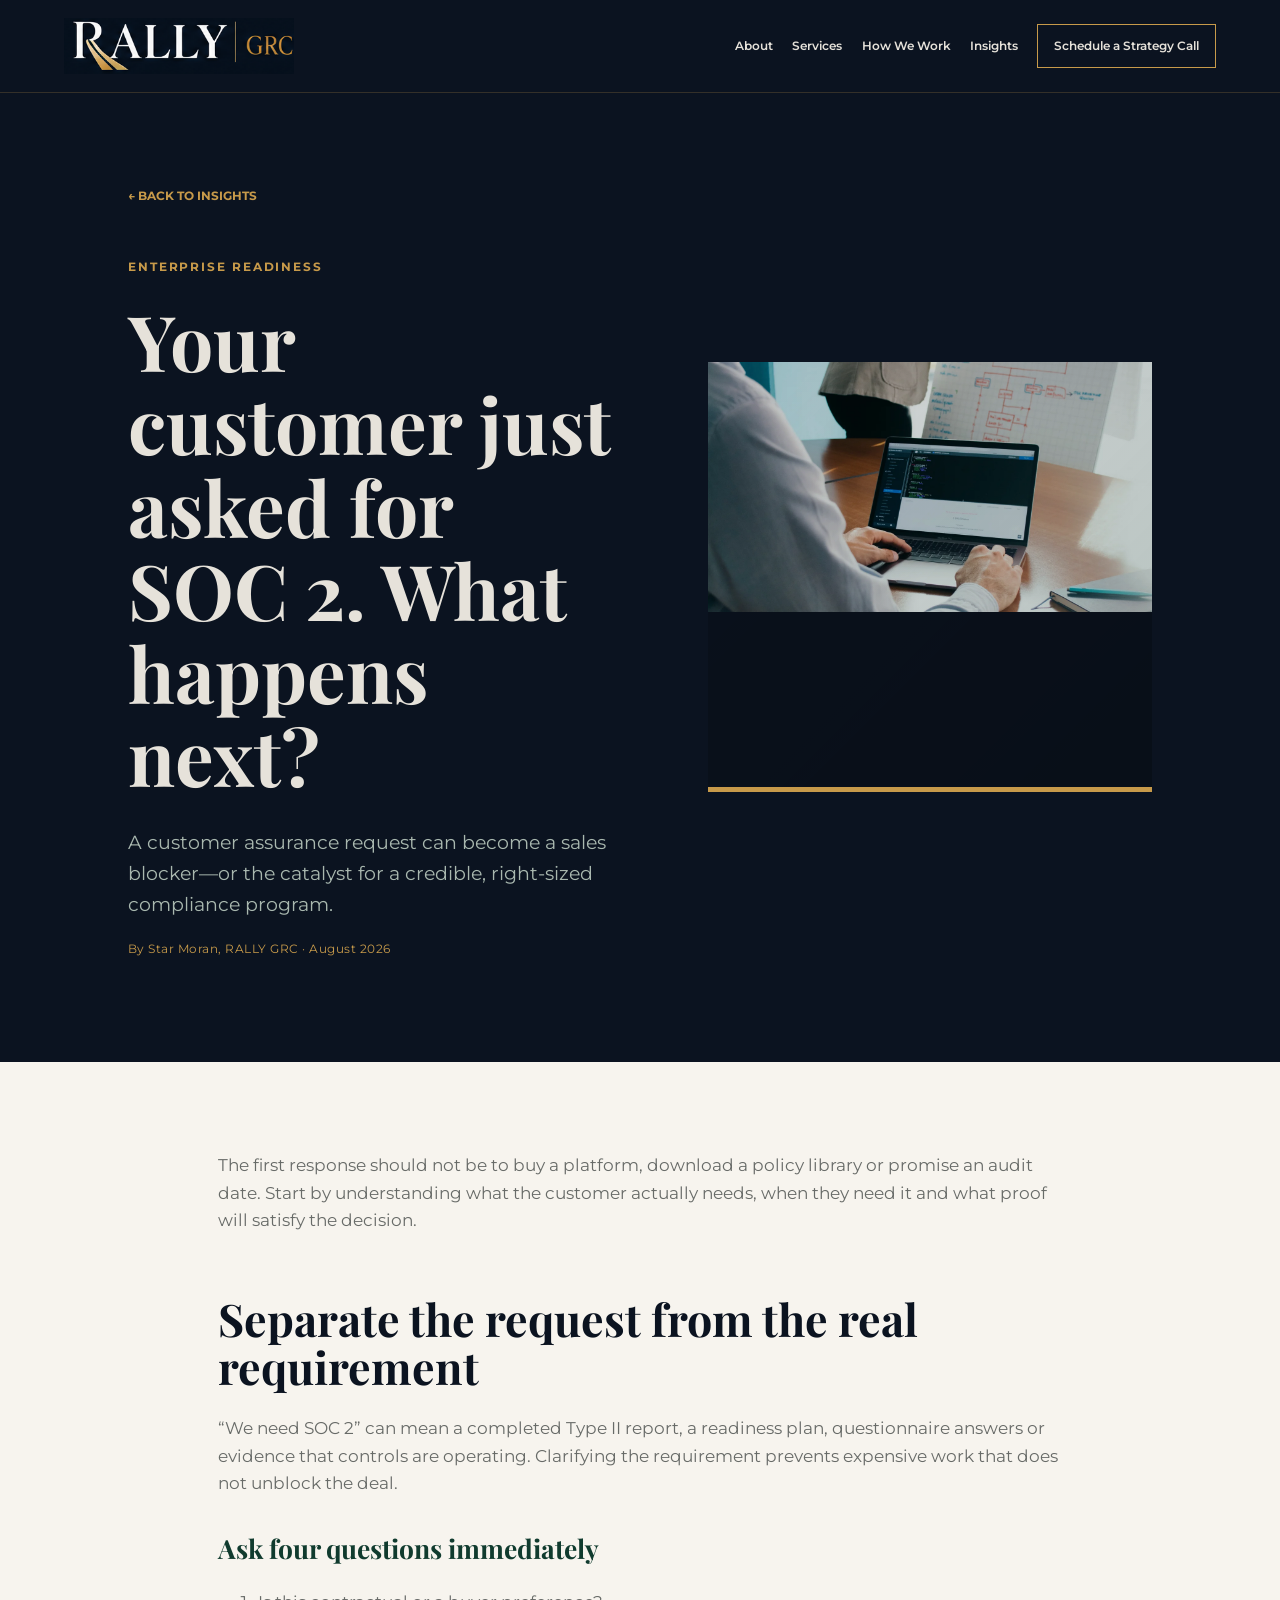
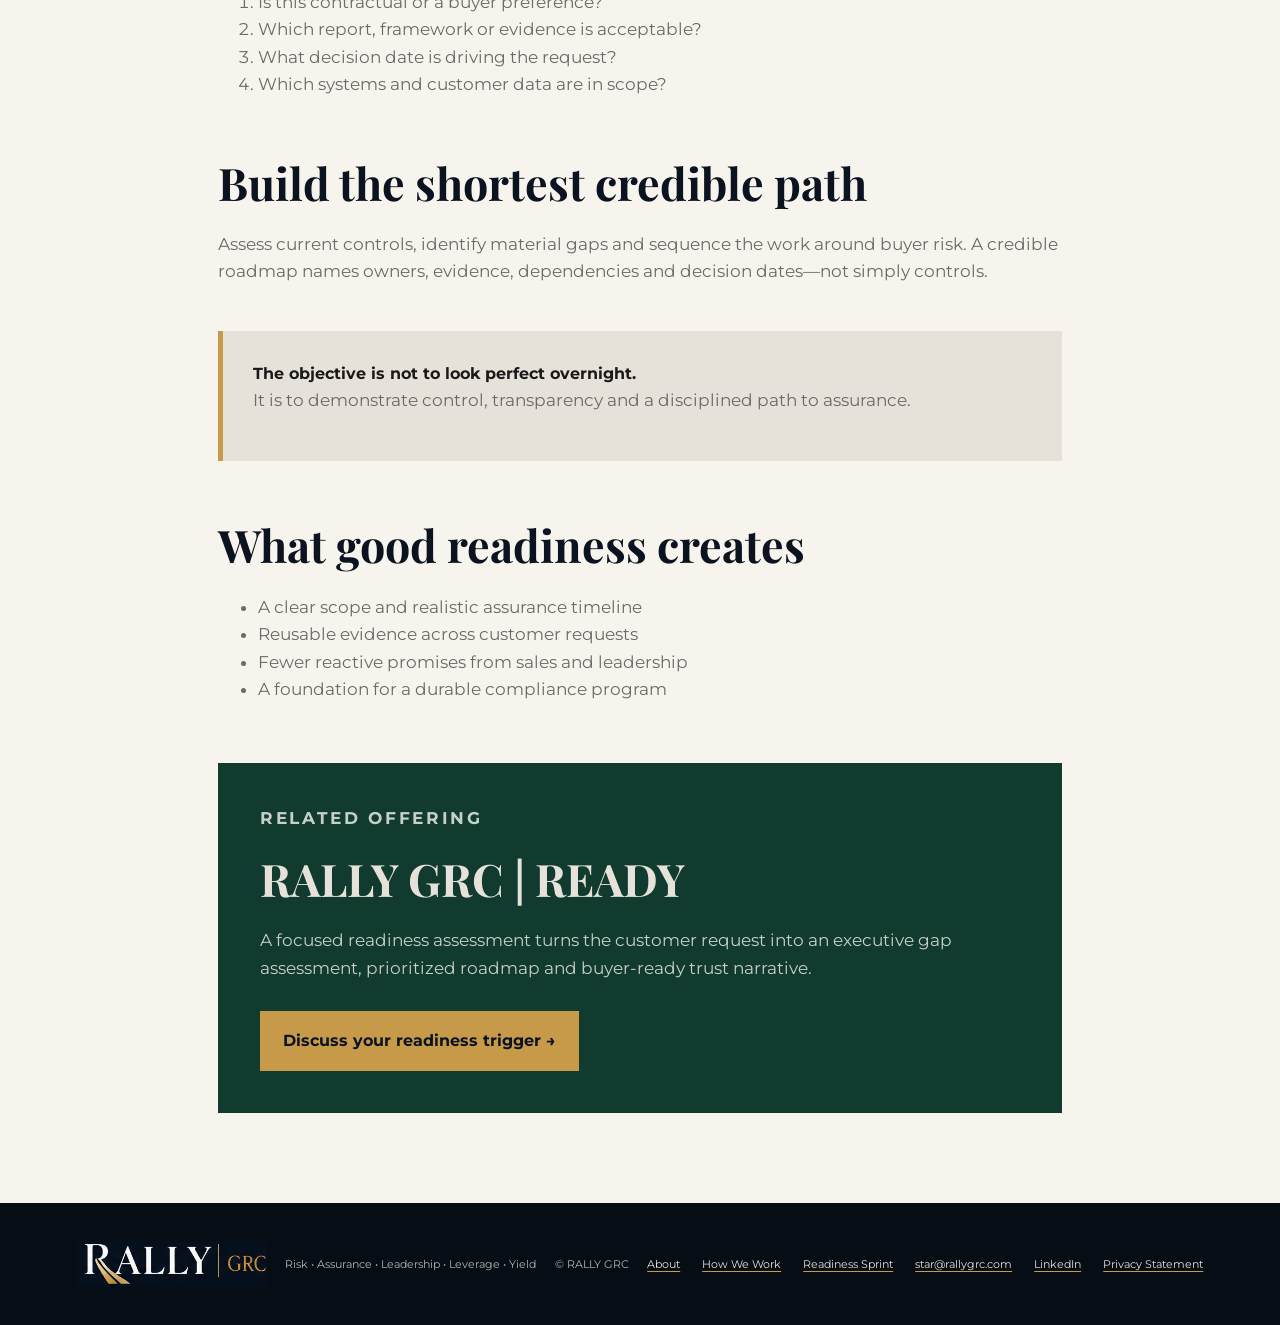
<file: rally-grc-website/enterprise-readiness.html>
<!doctype html>
<html lang="en">
<head>
  <meta charset="UTF-8">
  <meta name="viewport" content="width=device-width,initial-scale=1">
  <title>Your customer just asked for SOC 2. What happens next? | RALLY GRC</title>
  <link rel="preconnect" href="https://fonts.googleapis.com">
  <link rel="preconnect" href="https://fonts.gstatic.com" crossorigin>
  <link href="https://fonts.googleapis.com/css2?family=Montserrat:wght@400;500;600;700&family=Playfair+Display:wght@600;700&display=swap" rel="stylesheet">
  <link rel="stylesheet" href="styles.css">
  <link rel="stylesheet" href="insights.css">
  <link rel="stylesheet" href="photography.css">
  <link rel="stylesheet" href="navigation.css">
<link rel="icon" href="favicon.svg" type="image/svg+xml"><link rel="apple-touch-icon" href="assets/apple-touch-icon.png"><meta name="theme-color" content="#0b1320"><meta name="description" content="A customer assurance request can become a sales blocker or the catalyst for a right-sized compliance program. Four questions to ask first when a customer asks for SOC 2."><link rel="canonical" href="https://rallygrc.com/enterprise-readiness.html"><meta property="og:type" content="article"><meta property="og:site_name" content="RALLY GRC"><meta property="og:title" content="Your customer just asked for SOC 2. What happens next? | RALLY GRC"><meta property="og:description" content="A customer assurance request can become a sales blocker or the catalyst for a right-sized compliance program. Four questions to ask first when a customer asks for SOC 2."><meta property="og:url" content="https://rallygrc.com/enterprise-readiness.html"><meta property="og:image" content="https://rallygrc.com/assets/og-image.png"><meta name="twitter:card" content="summary_large_image"></head>
<body>
  <header class="site-header"><a href="index.html" class="brand"><img src="assets/rally-grc-logo-dark.png" width="350" height="85" alt="RALLY GRC"></a><button class="menu-button" aria-expanded="false" aria-controls="nav">Menu</button><nav id="nav"><a href="about.html">About</a><a href="index.html#services">Services</a><a href="how-we-work.html">How We Work</a><a href="index.html#insights">Insights</a><a class="nav-cta" href="index.html#consultation">Schedule a Strategy Call</a></nav></header>
  <main>
    <section class="article-hero article-hero-grid">
      <div class="article-hero-copy"><a class="back-link" href="index.html#insights">← BACK TO INSIGHTS</a><p class="eyebrow">ENTERPRISE READINESS</p><h1>Your customer just asked for SOC 2. What happens next?</h1><p class="article-deck">A customer assurance request can become a sales blocker—or the catalyst for a credible, right-sized compliance program.</p><p class="article-meta">By Star Moran, RALLY GRC · <time datetime="2026-08">August 2026</time></p></div>
      <figure class="photo-frame article-photo"><img src="assets/photos/enterprise-readiness.webp" width="1440" height="810" alt="Professionals mapping a readiness process while reviewing technology" fetchpriority="high"></figure>
    </section>
    <article class="article-body">
      <p>The first response should not be to buy a platform, download a policy library or promise an audit date. Start by understanding what the customer actually needs, when they need it and what proof will satisfy the decision.</p>
      <h2>Separate the request from the real requirement</h2><p>“We need SOC 2” can mean a completed Type II report, a readiness plan, questionnaire answers or evidence that controls are operating. Clarifying the requirement prevents expensive work that does not unblock the deal.</p>
      <h3>Ask four questions immediately</h3><ol><li>Is this contractual or a buyer preference?</li><li>Which report, framework or evidence is acceptable?</li><li>What decision date is driving the request?</li><li>Which systems and customer data are in scope?</li></ol>
      <h2>Build the shortest credible path</h2><p>Assess current controls, identify material gaps and sequence the work around buyer risk. A credible roadmap names owners, evidence, dependencies and decision dates—not simply controls.</p>
      <div class="article-callout"><strong>The objective is not to look perfect overnight.</strong><p>It is to demonstrate control, transparency and a disciplined path to assurance.</p></div>
      <h2>What good readiness creates</h2><ul><li>A clear scope and realistic assurance timeline</li><li>Reusable evidence across customer requests</li><li>Fewer reactive promises from sales and leadership</li><li>A foundation for a durable compliance program</li></ul>
      <section class="article-cta"><p class="eyebrow">RELATED OFFERING</p><h2>RALLY GRC | READY</h2><p>A focused readiness assessment turns the customer request into an executive gap assessment, prioritized roadmap and buyer-ready trust narrative.</p><a class="button button-gold" href="index.html#consultation">Discuss your readiness trigger →</a></section>
    </article>
  </main>
  <footer><a href="index.html" class="brand"><img src="assets/rally-grc-logo-dark.png" width="350" height="85" alt="RALLY GRC"></a><p>Risk • Assurance • Leadership • Leverage • Yield</p><p>© RALLY GRC</p><p class="footer-links"><a class="footer-link" href="about.html">About</a><a class="footer-link" href="how-we-work.html">How We Work</a><a class="footer-link" href="readiness-sprint.html">Readiness Sprint</a><a class="footer-link" href="mailto:star@rallygrc.com">star@rallygrc.com</a><a class="footer-link" href="https://www.linkedin.com/company/rally-grc/" target="_blank" rel="noopener noreferrer">LinkedIn</a><a class="footer-link" href="privacy-policy.html">Privacy Statement</a></p></footer>
<script src="script.js"></script></body>
</html>
</file>
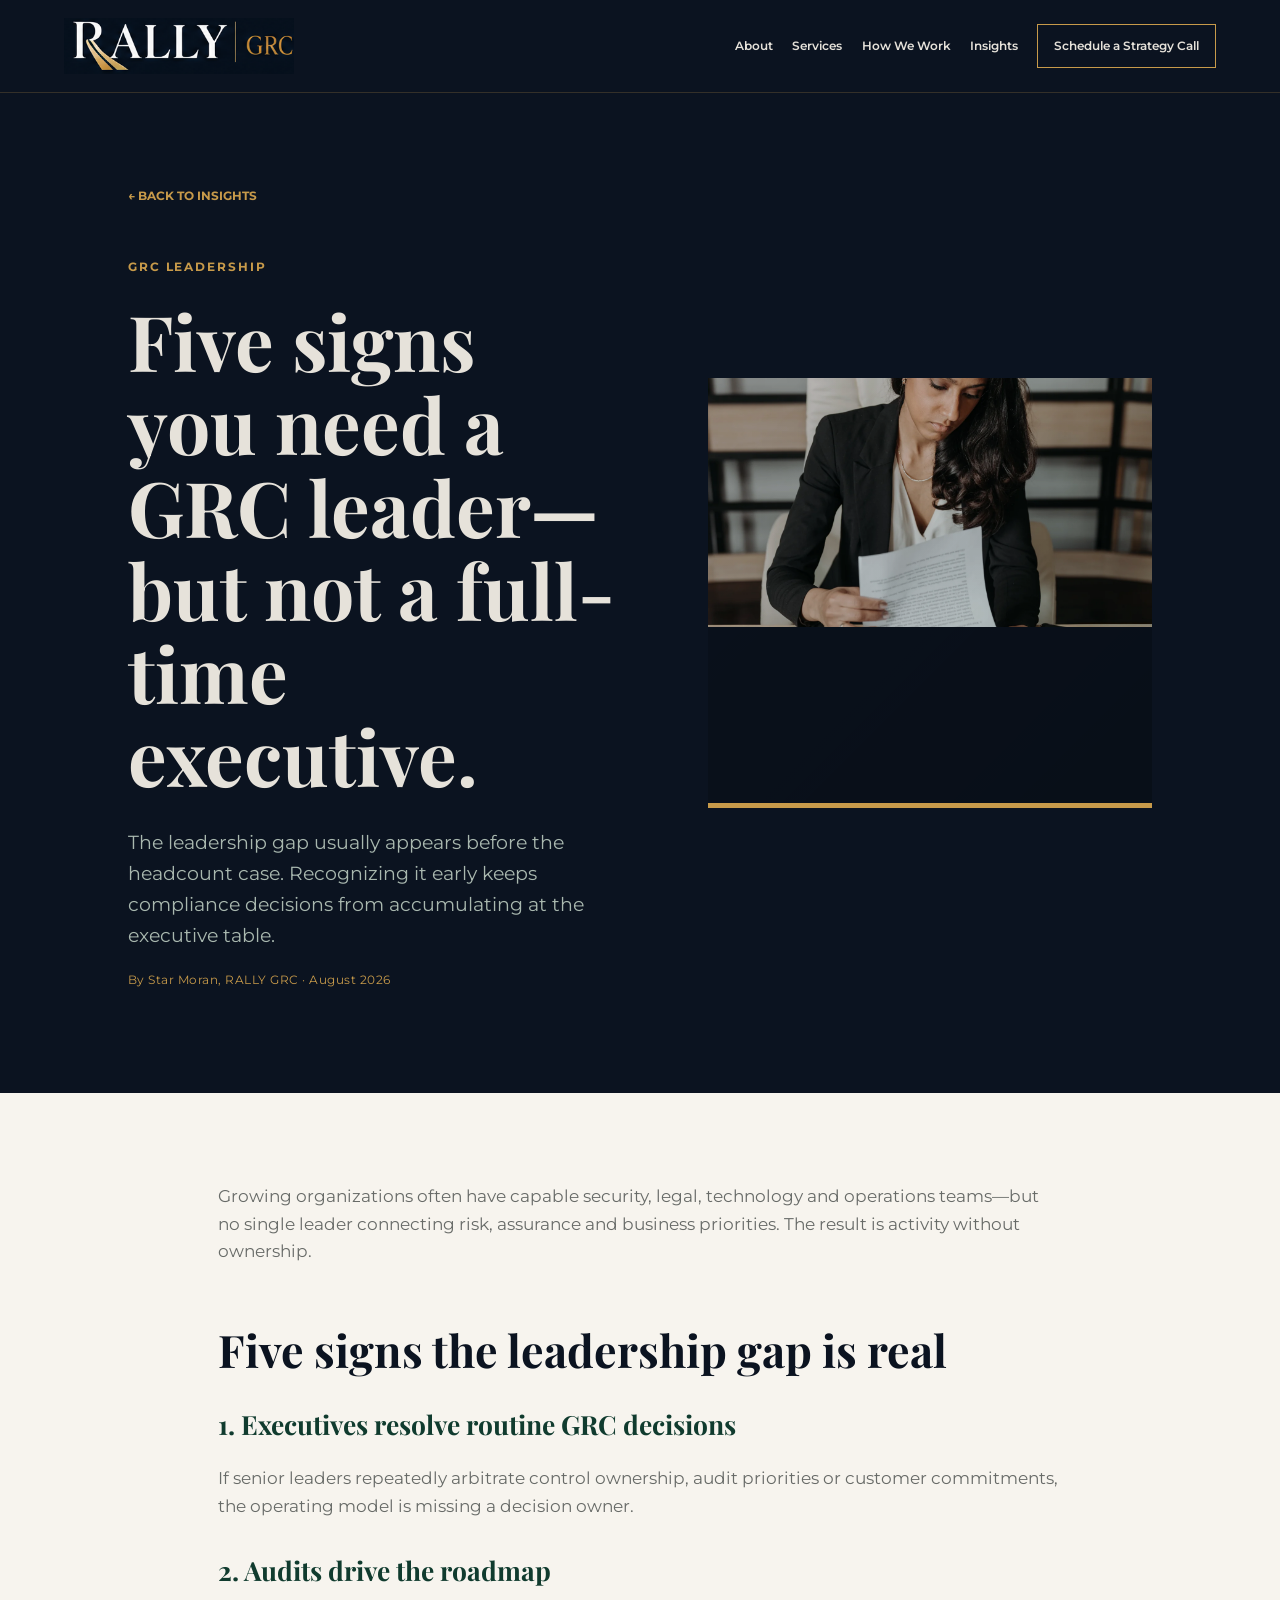
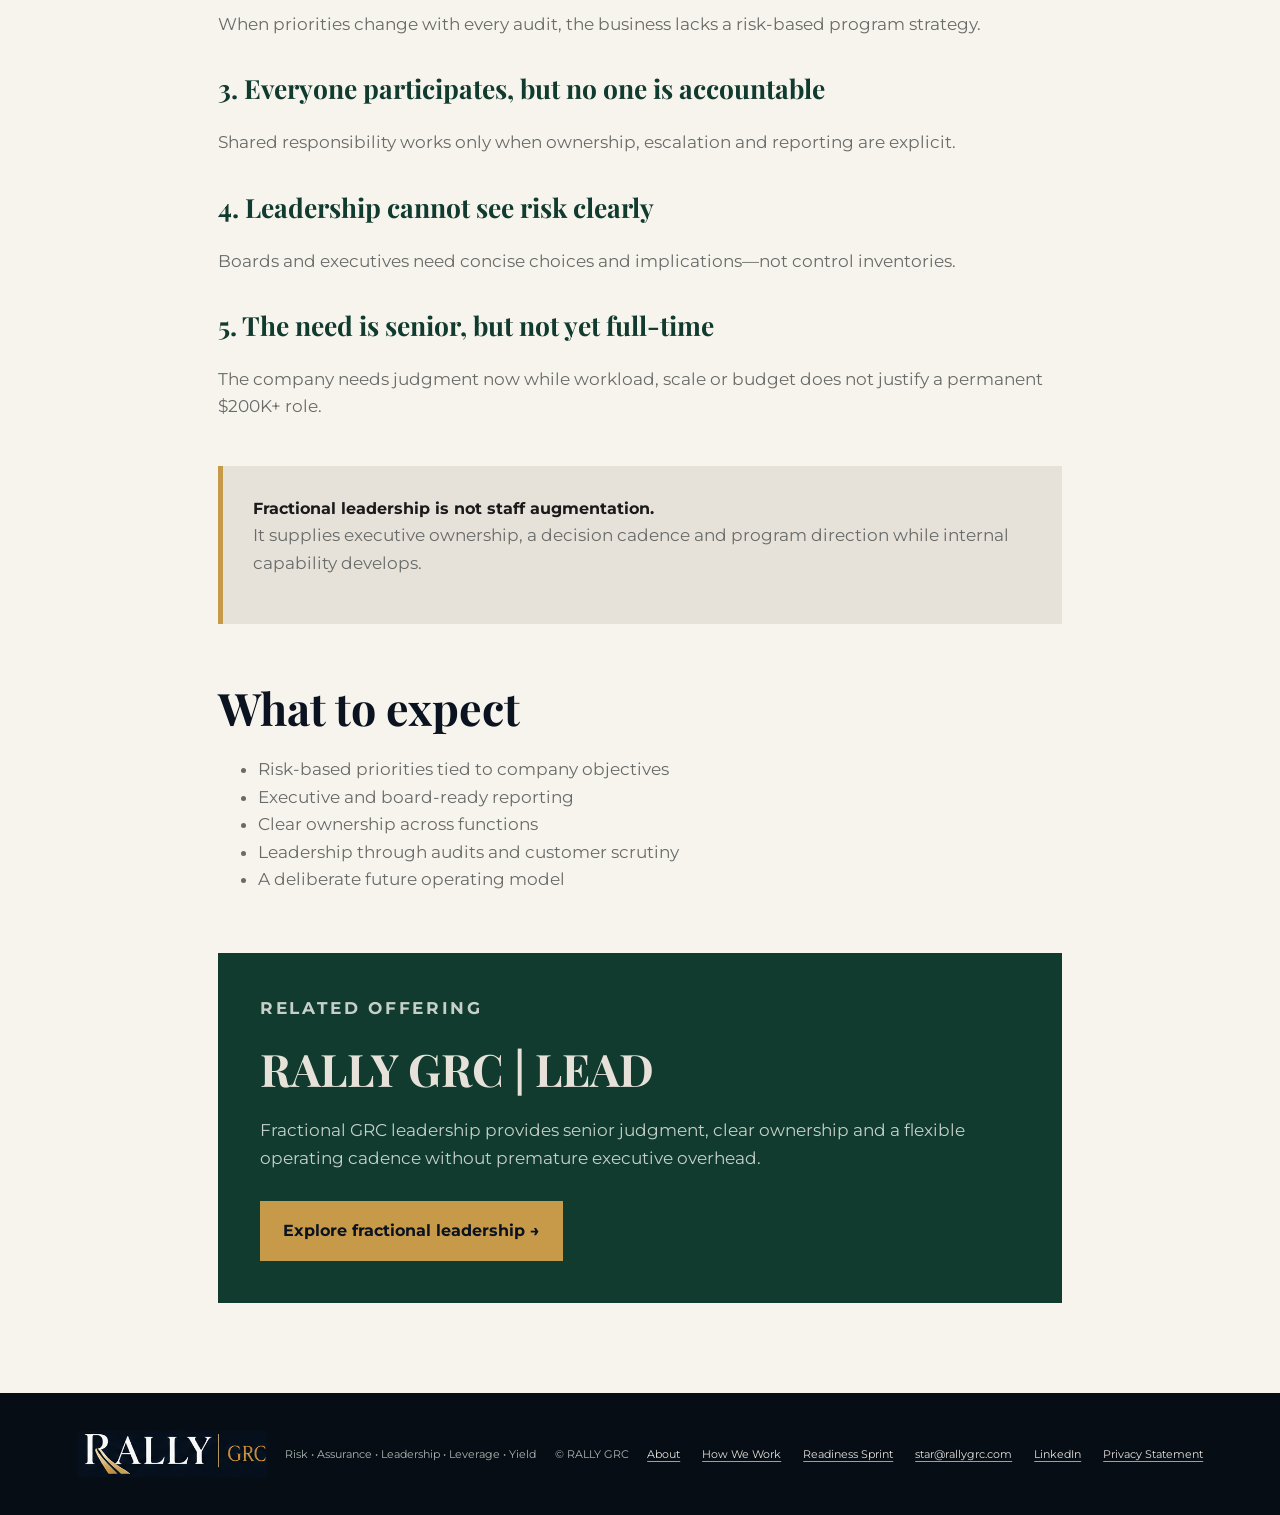
<file: rally-grc-website/grc-leadership.html>
<!doctype html>
<html lang="en">
<head>
  <meta charset="UTF-8"><meta name="viewport" content="width=device-width,initial-scale=1">
  <title>Five signs you need a GRC leader—but not a full-time executive. | RALLY GRC</title>
  <link rel="preconnect" href="https://fonts.googleapis.com"><link rel="preconnect" href="https://fonts.gstatic.com" crossorigin>
  <link href="https://fonts.googleapis.com/css2?family=Montserrat:wght@400;500;600;700&family=Playfair+Display:wght@600;700&display=swap" rel="stylesheet">
  <link rel="stylesheet" href="styles.css"><link rel="stylesheet" href="insights.css"><link rel="stylesheet" href="photography.css">
  <link rel="stylesheet" href="navigation.css">
<link rel="icon" href="favicon.svg" type="image/svg+xml"><link rel="apple-touch-icon" href="assets/apple-touch-icon.png"><meta name="theme-color" content="#0b1320"><meta name="description" content="Five signs your company needs executive GRC leadership before it needs a full-time executive, and what fractional leadership does and does not provide."><link rel="canonical" href="https://rallygrc.com/grc-leadership.html"><meta property="og:type" content="article"><meta property="og:site_name" content="RALLY GRC"><meta property="og:title" content="Five signs you need a GRC leader—but not a full-time executive. | RALLY GRC"><meta property="og:description" content="Five signs your company needs executive GRC leadership before it needs a full-time executive, and what fractional leadership does and does not provide."><meta property="og:url" content="https://rallygrc.com/grc-leadership.html"><meta property="og:image" content="https://rallygrc.com/assets/og-image.png"><meta name="twitter:card" content="summary_large_image"></head>
<body>
  <header class="site-header"><a href="index.html" class="brand"><img src="assets/rally-grc-logo-dark.png" width="350" height="85" alt="RALLY GRC"></a><button class="menu-button" aria-expanded="false" aria-controls="nav">Menu</button><nav id="nav"><a href="about.html">About</a><a href="index.html#services">Services</a><a href="how-we-work.html">How We Work</a><a href="index.html#insights">Insights</a><a class="nav-cta" href="index.html#consultation">Schedule a Strategy Call</a></nav></header>
  <main>
    <section class="article-hero article-hero-grid">
      <div class="article-hero-copy"><a class="back-link" href="index.html#insights">← BACK TO INSIGHTS</a><p class="eyebrow">GRC LEADERSHIP</p><h1>Five signs you need a GRC leader—but not a full-time executive.</h1><p class="article-deck">The leadership gap usually appears before the headcount case. Recognizing it early keeps compliance decisions from accumulating at the executive table.</p><p class="article-meta">By Star Moran, RALLY GRC · <time datetime="2026-08">August 2026</time></p></div>
      <figure class="photo-frame article-photo"><img src="assets/photos/grc-leadership.webp" width="1440" height="810" alt="GRC leader reviewing governance and compliance documents" fetchpriority="high"></figure>
    </section>
    <article class="article-body">
      <p>Growing organizations often have capable security, legal, technology and operations teams—but no single leader connecting risk, assurance and business priorities. The result is activity without ownership.</p>
      <h2>Five signs the leadership gap is real</h2><h3>1. Executives resolve routine GRC decisions</h3><p>If senior leaders repeatedly arbitrate control ownership, audit priorities or customer commitments, the operating model is missing a decision owner.</p><h3>2. Audits drive the roadmap</h3><p>When priorities change with every audit, the business lacks a risk-based program strategy.</p><h3>3. Everyone participates, but no one is accountable</h3><p>Shared responsibility works only when ownership, escalation and reporting are explicit.</p><h3>4. Leadership cannot see risk clearly</h3><p>Boards and executives need concise choices and implications—not control inventories.</p><h3>5. The need is senior, but not yet full-time</h3><p>The company needs judgment now while workload, scale or budget does not justify a permanent $200K+ role.</p>
      <div class="article-callout"><strong>Fractional leadership is not staff augmentation.</strong><p>It supplies executive ownership, a decision cadence and program direction while internal capability develops.</p></div>
      <h2>What to expect</h2><ul><li>Risk-based priorities tied to company objectives</li><li>Executive and board-ready reporting</li><li>Clear ownership across functions</li><li>Leadership through audits and customer scrutiny</li><li>A deliberate future operating model</li></ul>
      <section class="article-cta"><p class="eyebrow">RELATED OFFERING</p><h2>RALLY GRC | LEAD</h2><p>Fractional GRC leadership provides senior judgment, clear ownership and a flexible operating cadence without premature executive overhead.</p><a class="button button-gold" href="index.html#consultation">Explore fractional leadership →</a></section>
    </article>
  </main>
  <footer><a href="index.html" class="brand"><img src="assets/rally-grc-logo-dark.png" width="350" height="85" alt="RALLY GRC"></a><p>Risk • Assurance • Leadership • Leverage • Yield</p><p>© RALLY GRC</p><p class="footer-links"><a class="footer-link" href="about.html">About</a><a class="footer-link" href="how-we-work.html">How We Work</a><a class="footer-link" href="readiness-sprint.html">Readiness Sprint</a><a class="footer-link" href="mailto:star@rallygrc.com">star@rallygrc.com</a><a class="footer-link" href="https://www.linkedin.com/company/rally-grc/" target="_blank" rel="noopener noreferrer">LinkedIn</a><a class="footer-link" href="privacy-policy.html">Privacy Statement</a></p></footer>
<script src="script.js"></script></body>
</html>
</file>
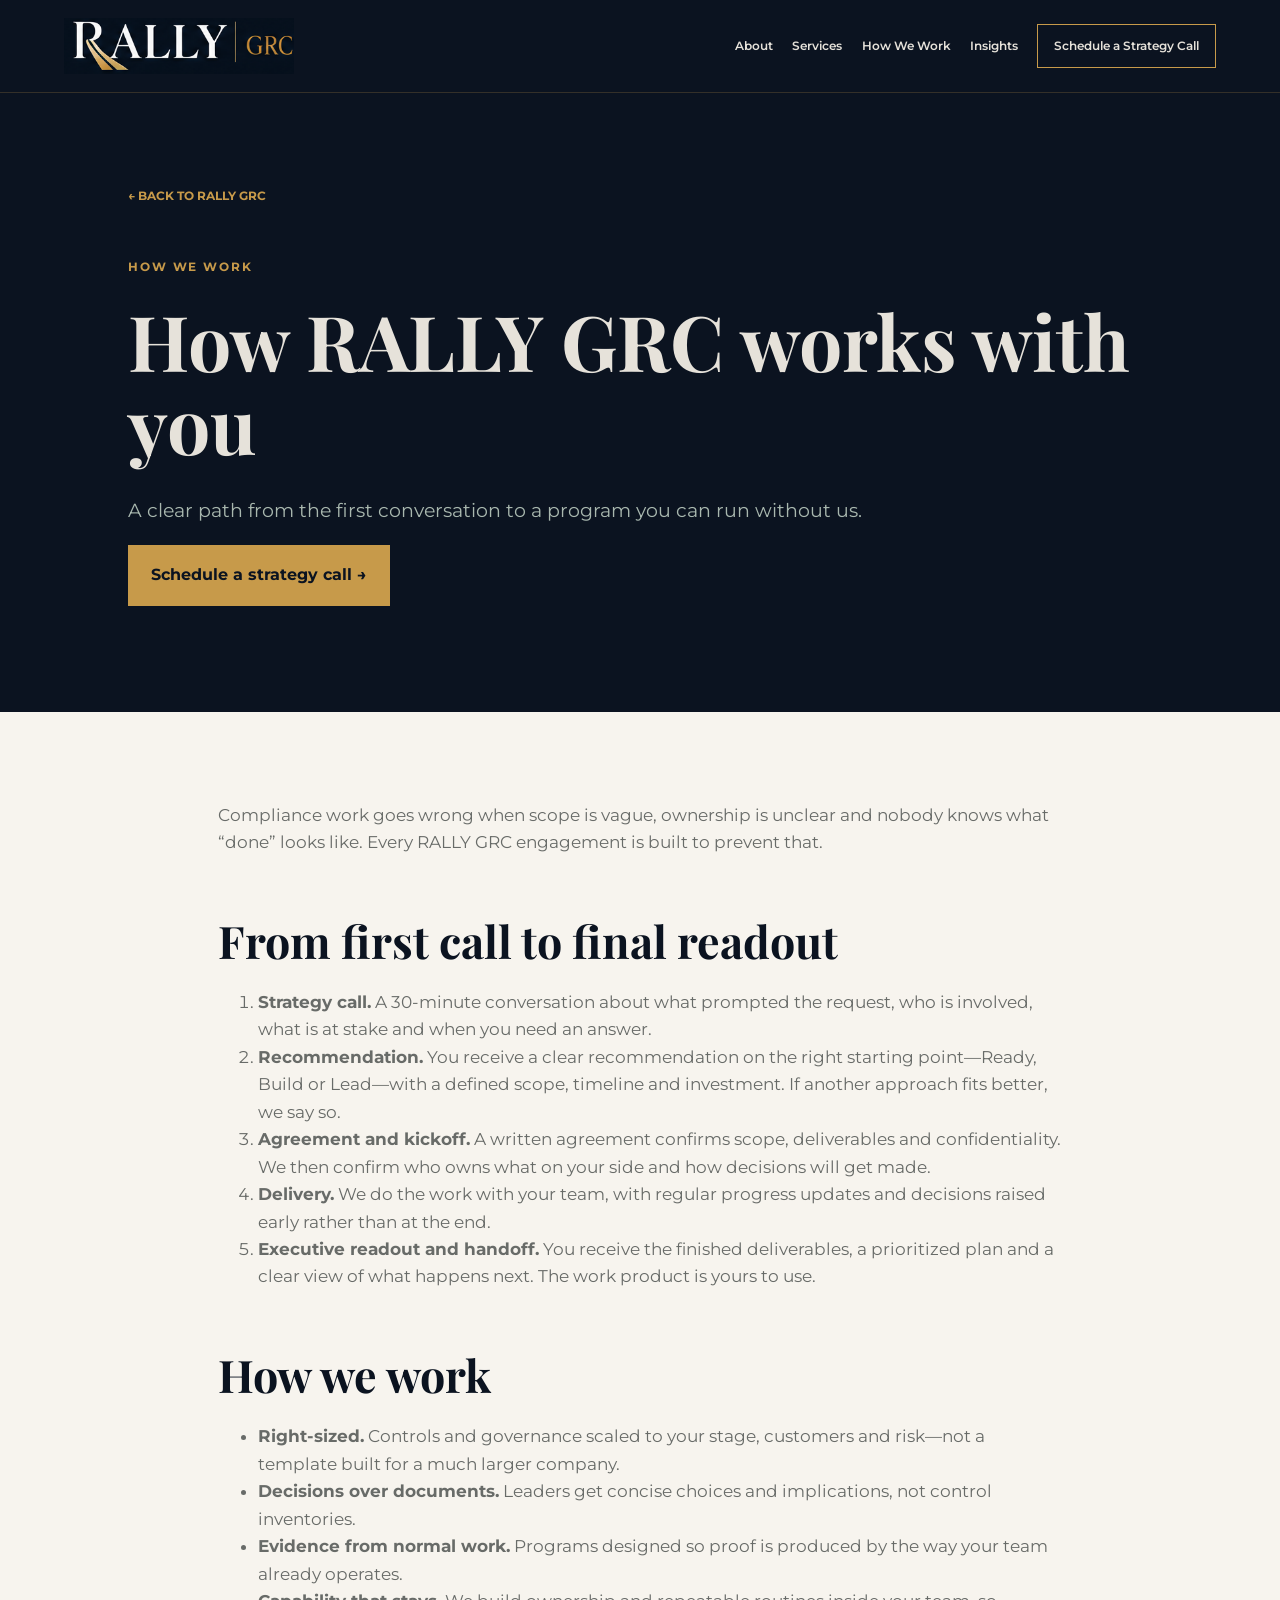
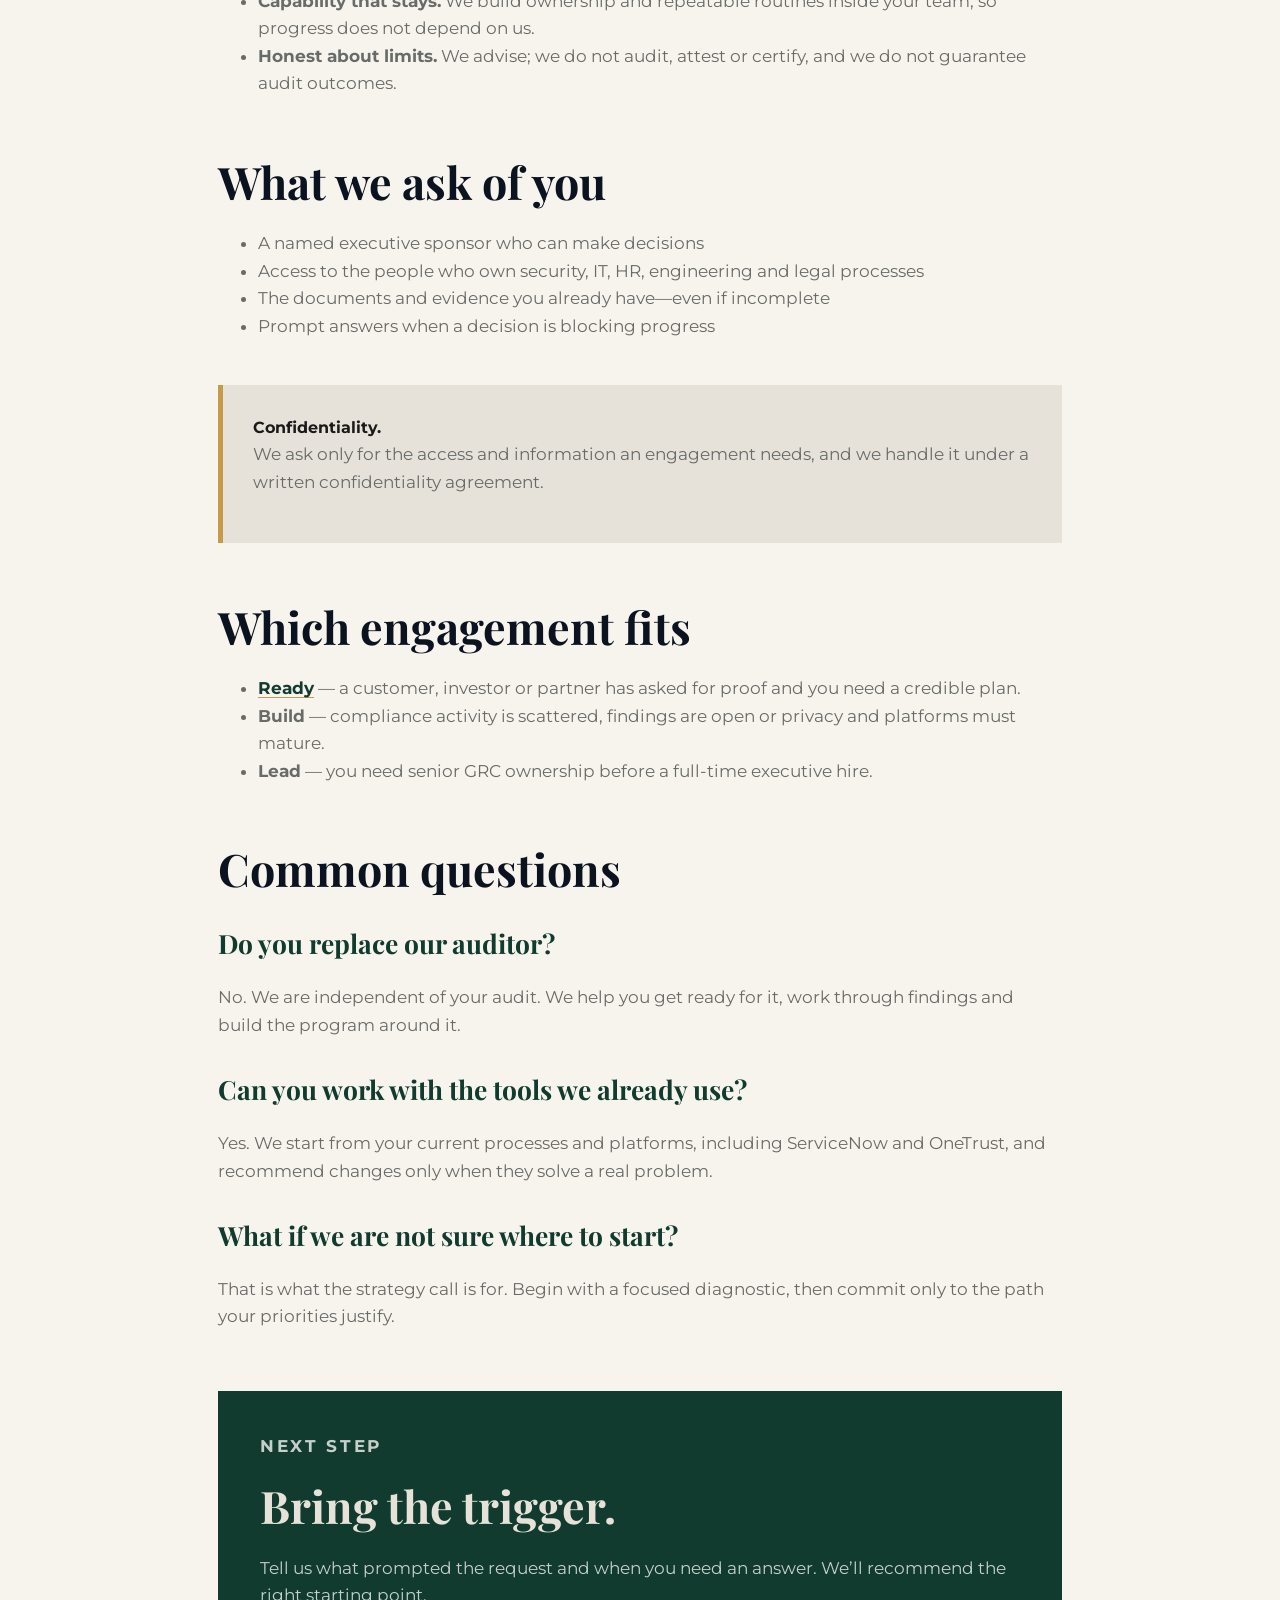
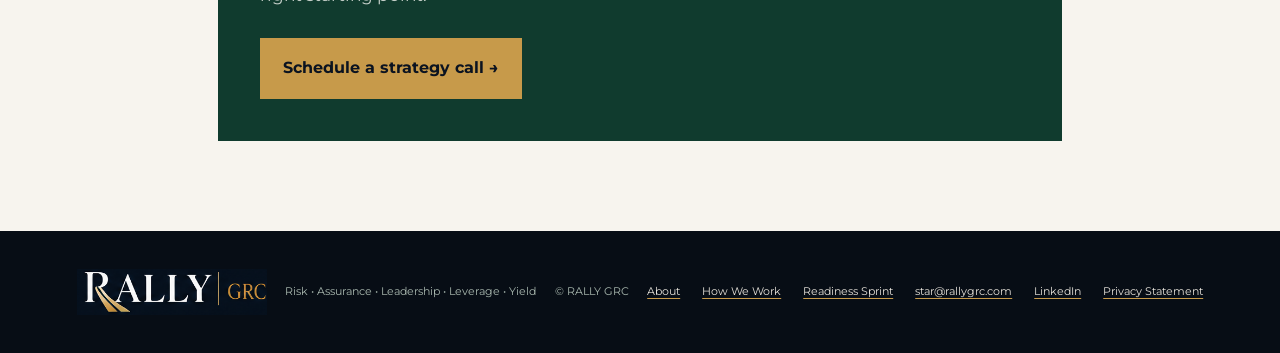
<file: rally-grc-website/how-we-work.html>
<!doctype html>
<html lang="en">
<head>
  <meta charset="UTF-8">
  <meta name="viewport" content="width=device-width,initial-scale=1">
  <meta name="description" content="How a RALLY GRC engagement works, from the first strategy call to the final readout: what to expect, what we need from you and how we work.">
  <link rel="canonical" href="https://rallygrc.com/how-we-work.html">
  <title>How RALLY GRC Works With You | RALLY GRC</title>
  <link rel="preconnect" href="https://fonts.googleapis.com">
  <link rel="preconnect" href="https://fonts.gstatic.com" crossorigin>
  <link href="https://fonts.googleapis.com/css2?family=Montserrat:wght@400;500;600;700&family=Playfair+Display:wght@600;700&display=swap" rel="stylesheet">
  <link rel="stylesheet" href="styles.css">
  <link rel="stylesheet" href="insights.css">
  <link rel="stylesheet" href="photography.css">
  <link rel="stylesheet" href="navigation.css">
<link rel="icon" href="favicon.svg" type="image/svg+xml"><link rel="apple-touch-icon" href="assets/apple-touch-icon.png"><meta name="theme-color" content="#0b1320"><meta property="og:type" content="website"><meta property="og:site_name" content="RALLY GRC"><meta property="og:title" content="How RALLY GRC Works With You | RALLY GRC"><meta property="og:description" content="How a RALLY GRC engagement works, from the first strategy call to the final readout: what to expect, what we need from you and how we work."><meta property="og:url" content="https://rallygrc.com/how-we-work.html"><meta property="og:image" content="https://rallygrc.com/assets/og-image.png"><meta name="twitter:card" content="summary_large_image"></head>
<body>
  <header class="site-header"><a href="index.html" class="brand"><img src="assets/rally-grc-logo-dark.png" width="350" height="85" alt="RALLY GRC"></a><button class="menu-button" aria-expanded="false" aria-controls="nav">Menu</button><nav id="nav"><a href="about.html">About</a><a href="index.html#services">Services</a><a href="how-we-work.html">How We Work</a><a href="index.html#insights">Insights</a><a class="nav-cta" href="index.html#consultation">Schedule a Strategy Call</a></nav></header>
  <main>
    <section class="article-hero">
      <a class="back-link" href="index.html#path">← BACK TO RALLY GRC</a>
      <p class="eyebrow">HOW WE WORK</p>
      <h1>How RALLY GRC works with you</h1>
      <p class="article-deck">A clear path from the first conversation to a program you can run without us.</p>
      <p><a class="button button-gold" href="index.html#consultation">Schedule a strategy call →</a></p>
    </section>
    <article class="article-body">
      <p>Compliance work goes wrong when scope is vague, ownership is unclear and nobody knows what “done” looks like. Every RALLY GRC engagement is built to prevent that.</p>
      <h2>From first call to final readout</h2>
      <ol>
        <li><strong>Strategy call.</strong> A 30-minute conversation about what prompted the request, who is involved, what is at stake and when you need an answer.</li>
        <li><strong>Recommendation.</strong> You receive a clear recommendation on the right starting point—Ready, Build or Lead—with a defined scope, timeline and investment. If another approach fits better, we say so.</li>
        <li><strong>Agreement and kickoff.</strong> A written agreement confirms scope, deliverables and confidentiality. We then confirm who owns what on your side and how decisions will get made.</li>
        <li><strong>Delivery.</strong> We do the work with your team, with regular progress updates and decisions raised early rather than at the end.</li>
        <li><strong>Executive readout and handoff.</strong> You receive the finished deliverables, a prioritized plan and a clear view of what happens next. The work product is yours to use.</li>
      </ol>
      <h2>How we work</h2>
      <ul>
        <li><strong>Right-sized.</strong> Controls and governance scaled to your stage, customers and risk—not a template built for a much larger company.</li>
        <li><strong>Decisions over documents.</strong> Leaders get concise choices and implications, not control inventories.</li>
        <li><strong>Evidence from normal work.</strong> Programs designed so proof is produced by the way your team already operates.</li>
        <li><strong>Capability that stays.</strong> We build ownership and repeatable routines inside your team, so progress does not depend on us.</li>
        <li><strong>Honest about limits.</strong> We advise; we do not audit, attest or certify, and we do not guarantee audit outcomes.</li>
      </ul>
      <h2>What we ask of you</h2>
      <ul>
        <li>A named executive sponsor who can make decisions</li>
        <li>Access to the people who own security, IT, HR, engineering and legal processes</li>
        <li>The documents and evidence you already have—even if incomplete</li>
        <li>Prompt answers when a decision is blocking progress</li>
      </ul>
      <div class="article-callout"><strong>Confidentiality.</strong><p>We ask only for the access and information an engagement needs, and we handle it under a written confidentiality agreement.</p></div>
      <h2>Which engagement fits</h2>
      <ul>
        <li><strong><a class="inline-link" href="readiness-sprint.html">Ready</a></strong> — a customer, investor or partner has asked for proof and you need a credible plan.</li>
        <li><strong>Build</strong> — compliance activity is scattered, findings are open or privacy and platforms must mature.</li>
        <li><strong>Lead</strong> — you need senior GRC ownership before a full-time executive hire.</li>
      </ul>
      <h2>Common questions</h2>
      <h3>Do you replace our auditor?</h3><p>No. We are independent of your audit. We help you get ready for it, work through findings and build the program around it.</p>
      <h3>Can you work with the tools we already use?</h3><p>Yes. We start from your current processes and platforms, including ServiceNow and OneTrust, and recommend changes only when they solve a real problem.</p>
      <h3>What if we are not sure where to start?</h3><p>That is what the strategy call is for. Begin with a focused diagnostic, then commit only to the path your priorities justify.</p>
      <section class="article-cta"><p class="eyebrow">NEXT STEP</p><h2>Bring the trigger.</h2><p>Tell us what prompted the request and when you need an answer. We’ll recommend the right starting point.</p><a class="button button-gold" href="index.html#consultation">Schedule a strategy call →</a></section>
    </article>
  </main>
  <footer><a href="index.html" class="brand"><img src="assets/rally-grc-logo-dark.png" width="350" height="85" alt="RALLY GRC"></a><p>Risk • Assurance • Leadership • Leverage • Yield</p><p>© RALLY GRC</p><p class="footer-links"><a class="footer-link" href="about.html">About</a><a class="footer-link" href="how-we-work.html">How We Work</a><a class="footer-link" href="readiness-sprint.html">Readiness Sprint</a><a class="footer-link" href="mailto:star@rallygrc.com">star@rallygrc.com</a><a class="footer-link" href="https://www.linkedin.com/company/rally-grc/" target="_blank" rel="noopener noreferrer">LinkedIn</a><a class="footer-link" href="privacy-policy.html">Privacy Statement</a></p></footer>
<script src="script.js"></script></body>
</html>
</file>
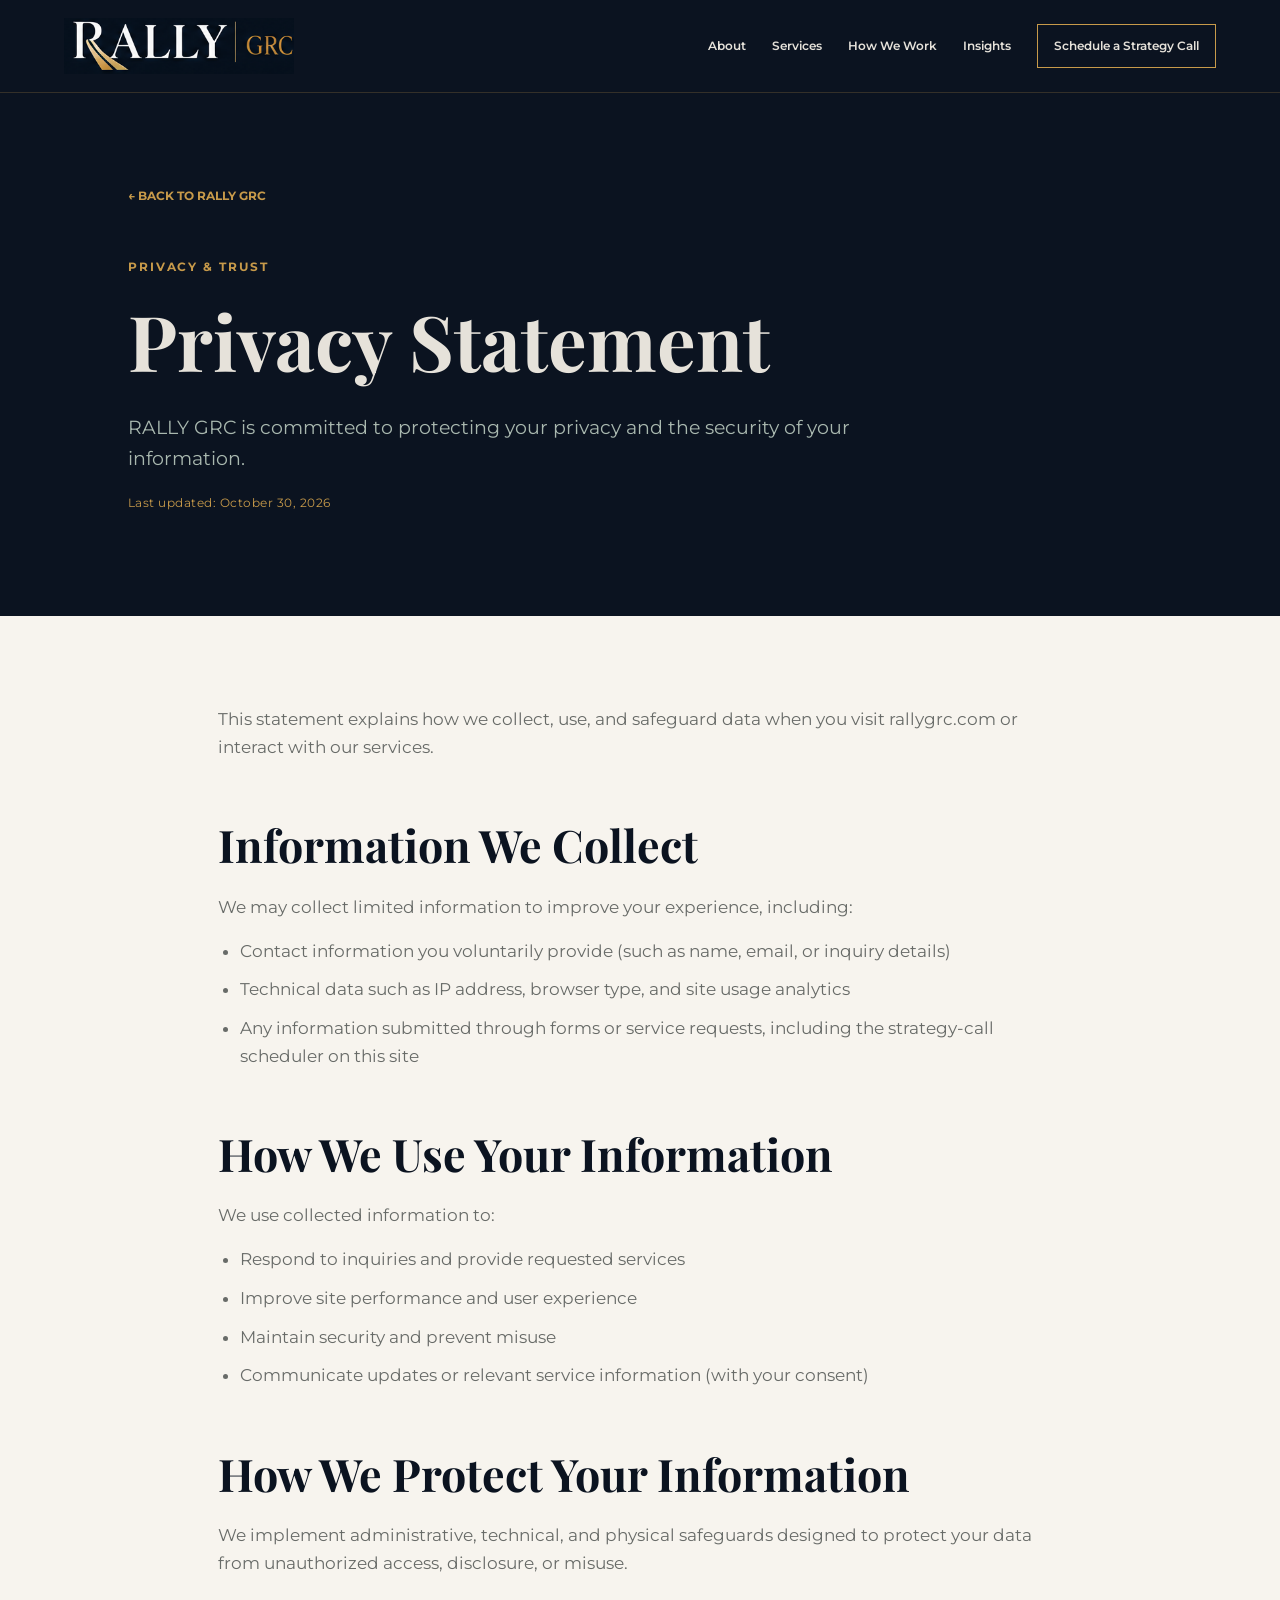
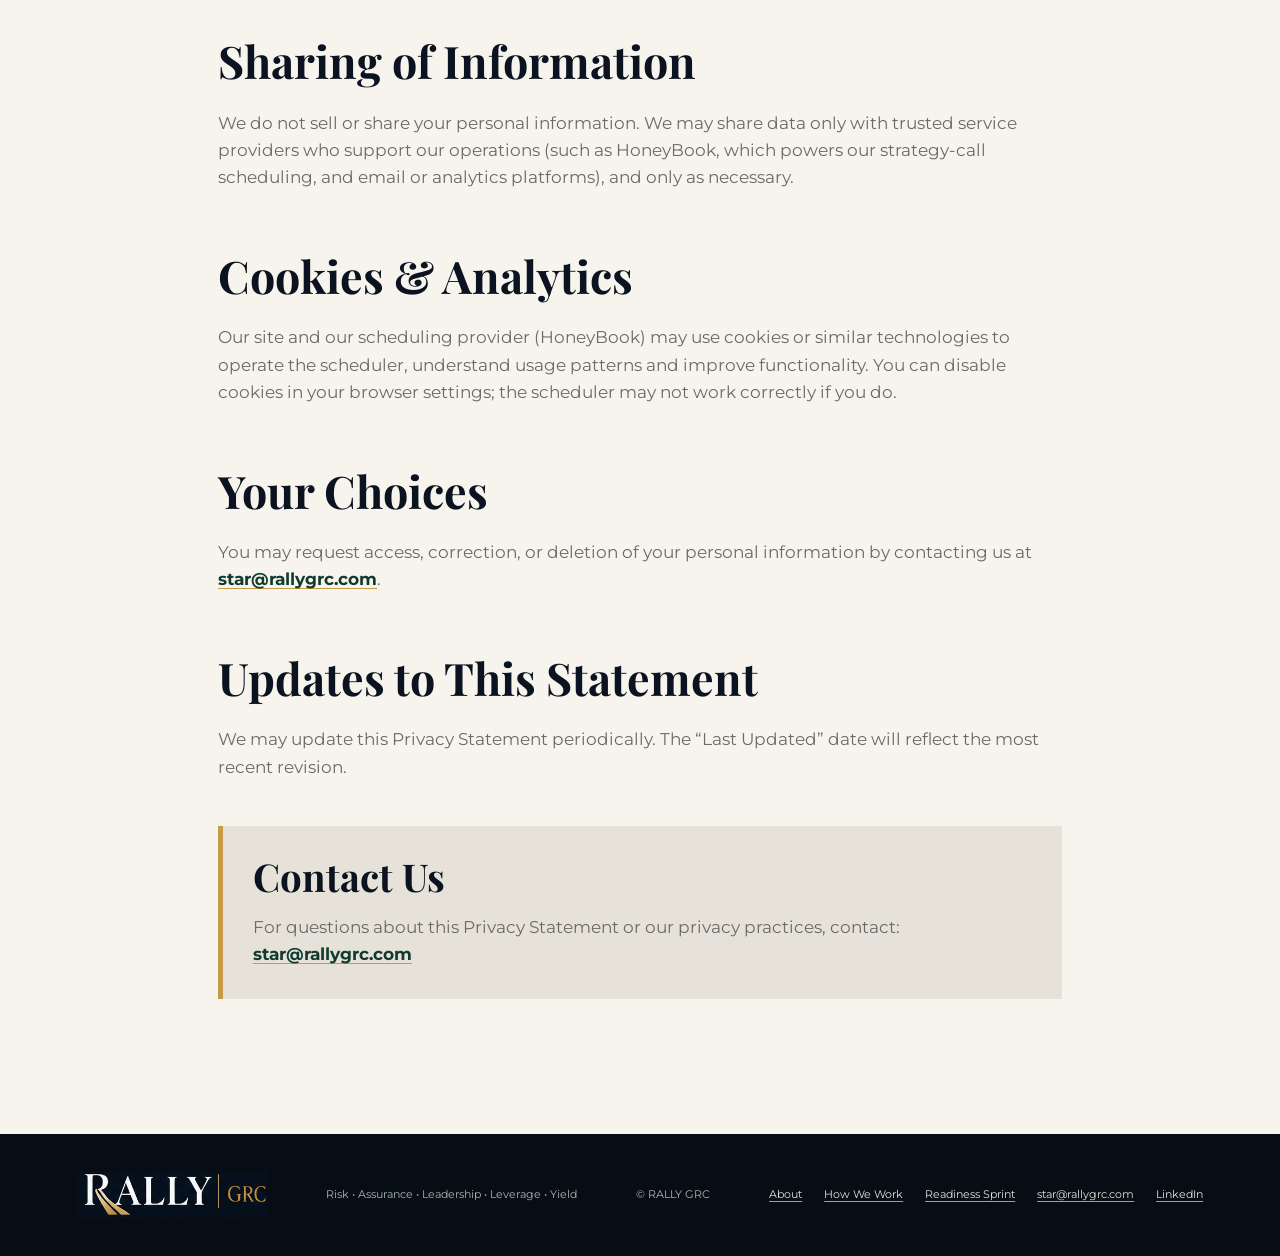
<file: rally-grc-website/privacy-policy.html>
<!doctype html>
<html lang="en">
<head>
  <meta charset="UTF-8">
  <meta name="viewport" content="width=device-width,initial-scale=1">
  <meta name="description" content="Learn how RALLY GRC collects, uses, protects, and manages information when you visit rallygrc.com or interact with our services.">
  <title>Privacy Statement | RALLY GRC</title>
  <link rel="preconnect" href="https://fonts.googleapis.com">
  <link rel="preconnect" href="https://fonts.gstatic.com" crossorigin>
  <link href="https://fonts.googleapis.com/css2?family=Montserrat:wght@400;500;600;700&family=Playfair+Display:wght@600;700&display=swap" rel="stylesheet">
  <link rel="stylesheet" href="styles.css">
  <link rel="stylesheet" href="insights.css">
  <link rel="stylesheet" href="navigation.css">
  <style>
    .article-body a { color: var(--forest); font-weight: 700; text-decoration: underline; text-decoration-color: var(--gold); text-underline-offset: 3px; }
    .article-body ul { padding-left: 1.4rem; }
    .article-body li { margin-bottom: .7rem; }
    .article-callout h2 { margin: 0 0 16px; font-size: clamp(1.8rem, 3vw, 2.5rem); }
    .article-callout p { margin-bottom: 0; }
  </style>
<link rel="icon" href="favicon.svg" type="image/svg+xml"><link rel="apple-touch-icon" href="assets/apple-touch-icon.png"><meta name="theme-color" content="#0b1320"><link rel="canonical" href="https://rallygrc.com/privacy-policy.html"><meta property="og:type" content="website"><meta property="og:site_name" content="RALLY GRC"><meta property="og:title" content="Privacy Statement | RALLY GRC"><meta property="og:description" content="Learn how RALLY GRC collects, uses, protects, and manages information when you visit rallygrc.com or interact with our services."><meta property="og:url" content="https://rallygrc.com/privacy-policy.html"><meta property="og:image" content="https://rallygrc.com/assets/og-image.png"><meta name="twitter:card" content="summary_large_image"></head>
<body>
  <header class="site-header">
    <a href="index.html" class="brand" aria-label="RALLY GRC home"><img src="assets/rally-grc-logo-dark.png" width="350" height="85" alt="RALLY GRC"></a>
    <button class="menu-button" aria-expanded="false" aria-controls="nav">Menu</button><nav id="nav"><a href="about.html">About</a><a href="index.html#services">Services</a><a href="how-we-work.html">How We Work</a><a href="index.html#insights">Insights</a><a class="nav-cta" href="index.html#consultation">Schedule a Strategy Call</a></nav>
  </header>

  <main>
    <section class="article-hero">
      <a class="back-link" href="index.html">← BACK TO RALLY GRC</a>
      <p class="eyebrow">PRIVACY &amp; TRUST</p>
      <h1>Privacy Statement</h1>
      <p class="article-deck">RALLY GRC is committed to protecting your privacy and the security of your information.</p><p class="article-meta">Last updated: October 30, 2026</p>
    </section>

    <article class="article-body">
      <p>This statement explains how we collect, use, and safeguard data when you visit rallygrc.com or interact with our services.</p>

      <h2>Information We Collect</h2>
      <p>We may collect limited information to improve your experience, including:</p>
      <ul>
        <li>Contact information you voluntarily provide (such as name, email, or inquiry details)</li>
        <li>Technical data such as IP address, browser type, and site usage analytics</li>
        <li>Any information submitted through forms or service requests, including the strategy-call scheduler on this site</li>
      </ul>

      <h2>How We Use Your Information</h2>
      <p>We use collected information to:</p>
      <ul>
        <li>Respond to inquiries and provide requested services</li>
        <li>Improve site performance and user experience</li>
        <li>Maintain security and prevent misuse</li>
        <li>Communicate updates or relevant service information (with your consent)</li>
      </ul>

      <h2>How We Protect Your Information</h2>
      <p>We implement administrative, technical, and physical safeguards designed to protect your data from unauthorized access, disclosure, or misuse.</p>

      <h2>Sharing of Information</h2>
      <p>We do not sell or share your personal information. We may share data only with trusted service providers who support our operations (such as HoneyBook, which powers our strategy-call scheduling, and email or analytics platforms), and only as necessary.</p>

      <h2>Cookies &amp; Analytics</h2>
      <p>Our site and our scheduling provider (HoneyBook) may use cookies or similar technologies to operate the scheduler, understand usage patterns and improve functionality. You can disable cookies in your browser settings; the scheduler may not work correctly if you do.</p>

      <h2>Your Choices</h2>
      <p>You may request access, correction, or deletion of your personal information by contacting us at <a href="mailto:star@rallygrc.com">star@rallygrc.com</a>.</p>

      <h2>Updates to This Statement</h2>
      <p>We may update this Privacy Statement periodically. The “Last Updated” date will reflect the most recent revision.</p>

      <section class="article-callout" aria-labelledby="contact-heading">
        <h2 id="contact-heading">Contact Us</h2>
        <p>For questions about this Privacy Statement or our privacy practices, contact: <a href="mailto:star@rallygrc.com">star@rallygrc.com</a></p>
      </section>
    </article>
  </main>

  <footer>
    <a href="index.html" class="brand" aria-label="RALLY GRC home"><img src="assets/rally-grc-logo-dark.png" width="350" height="85" alt="RALLY GRC"></a>
    <p>Risk • Assurance • Leadership • Leverage • Yield</p>
    <p>© RALLY GRC</p><p class="footer-links"><a class="footer-link" href="about.html">About</a><a class="footer-link" href="how-we-work.html">How We Work</a><a class="footer-link" href="readiness-sprint.html">Readiness Sprint</a><a class="footer-link" href="mailto:star@rallygrc.com">star@rallygrc.com</a><a class="footer-link" href="https://www.linkedin.com/company/rally-grc/" target="_blank" rel="noopener noreferrer">LinkedIn</a></p>
  </footer>
<script src="script.js"></script></body>
</html>
</file>
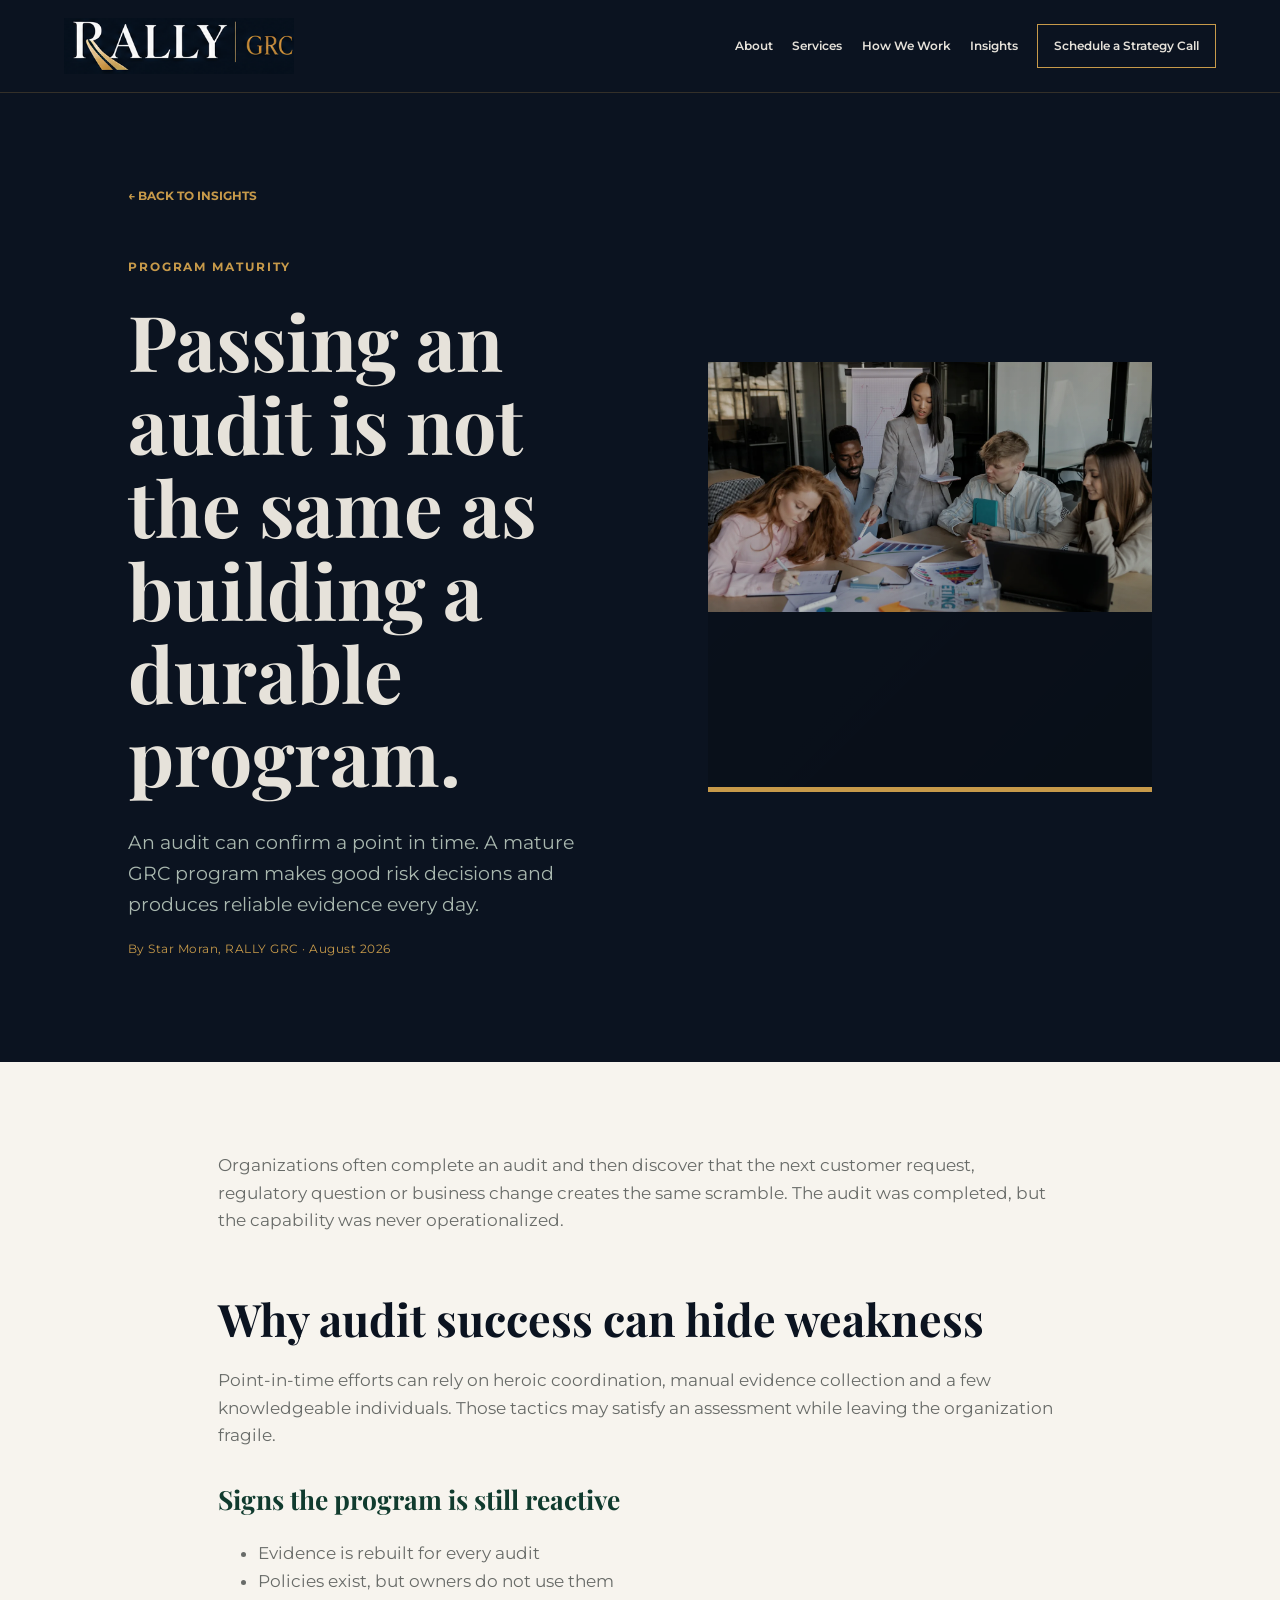
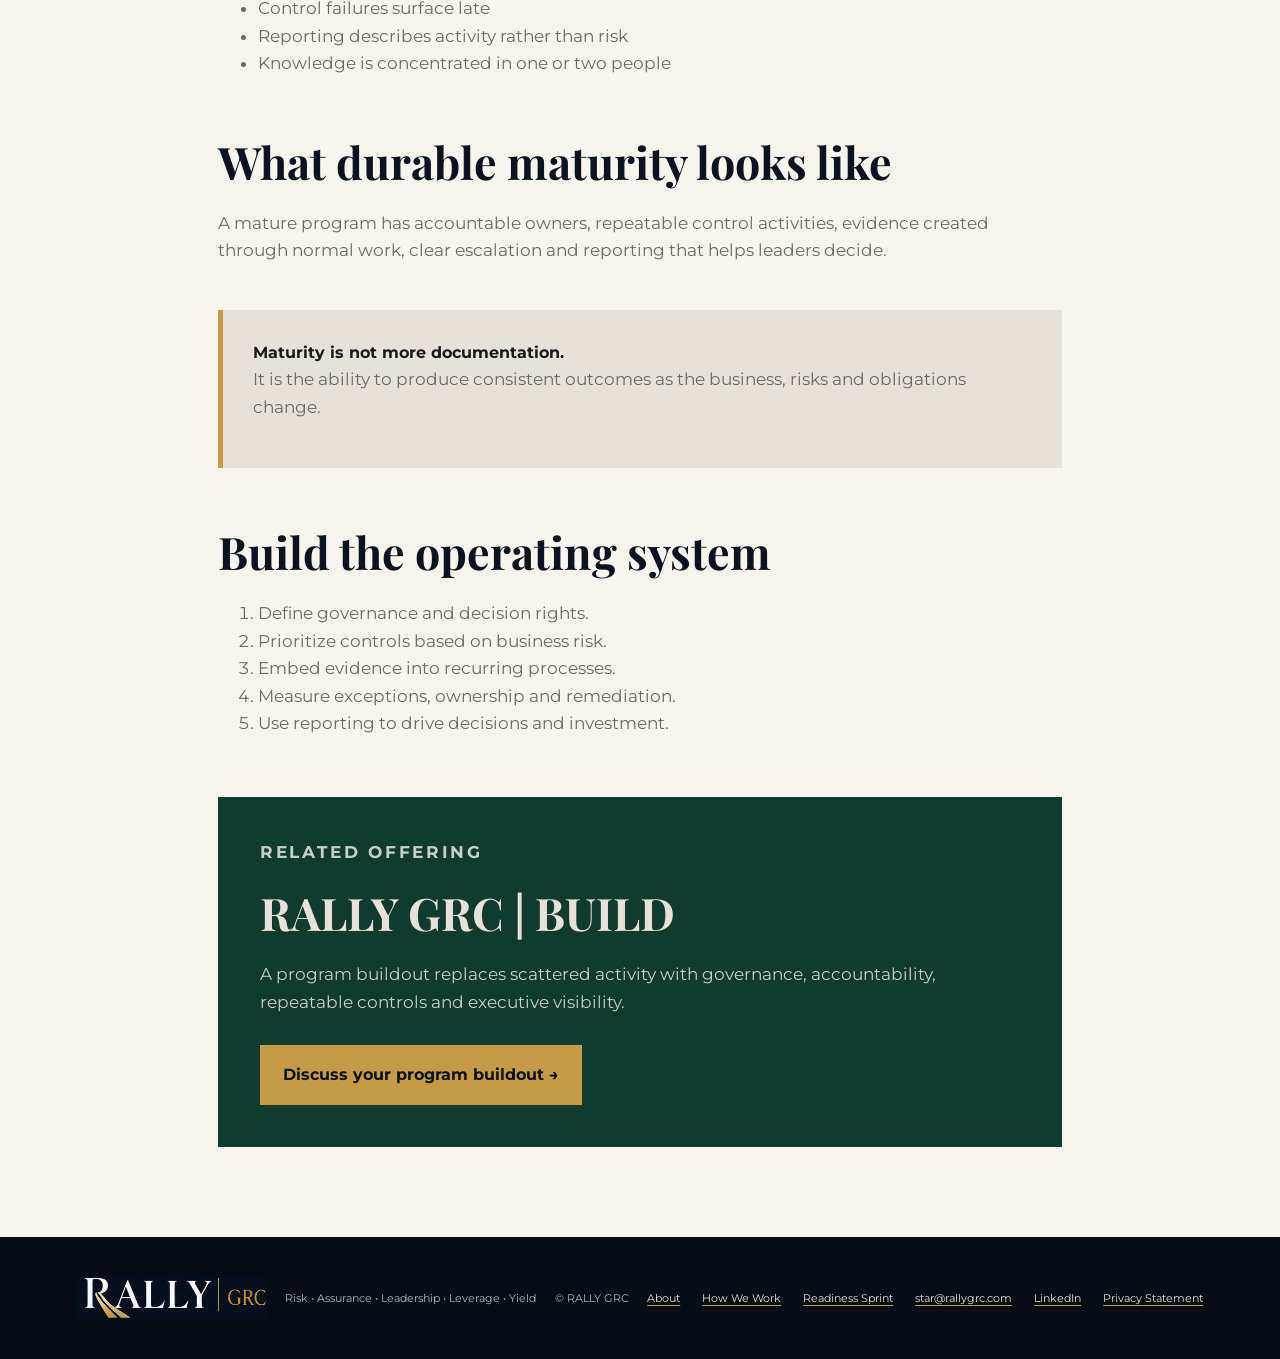
<file: rally-grc-website/program-maturity.html>
<!doctype html>
<html lang="en">
<head>
  <meta charset="UTF-8"><meta name="viewport" content="width=device-width,initial-scale=1">
  <title>Passing an audit is not the same as building a durable program. | RALLY GRC</title>
  <link rel="preconnect" href="https://fonts.googleapis.com"><link rel="preconnect" href="https://fonts.gstatic.com" crossorigin>
  <link href="https://fonts.googleapis.com/css2?family=Montserrat:wght@400;500;600;700&family=Playfair+Display:wght@600;700&display=swap" rel="stylesheet">
  <link rel="stylesheet" href="styles.css"><link rel="stylesheet" href="insights.css"><link rel="stylesheet" href="photography.css">
  <link rel="stylesheet" href="navigation.css">
<link rel="icon" href="favicon.svg" type="image/svg+xml"><link rel="apple-touch-icon" href="assets/apple-touch-icon.png"><meta name="theme-color" content="#0b1320"><meta name="description" content="Passing an audit confirms a point in time. Learn the signs your GRC program is still reactive and how to build a durable, repeatable program."><link rel="canonical" href="https://rallygrc.com/program-maturity.html"><meta property="og:type" content="article"><meta property="og:site_name" content="RALLY GRC"><meta property="og:title" content="Passing an audit is not the same as building a durable program. | RALLY GRC"><meta property="og:description" content="Passing an audit confirms a point in time. Learn the signs your GRC program is still reactive and how to build a durable, repeatable program."><meta property="og:url" content="https://rallygrc.com/program-maturity.html"><meta property="og:image" content="https://rallygrc.com/assets/og-image.png"><meta name="twitter:card" content="summary_large_image"></head>
<body>
  <header class="site-header"><a href="index.html" class="brand"><img src="assets/rally-grc-logo-dark.png" width="350" height="85" alt="RALLY GRC"></a><button class="menu-button" aria-expanded="false" aria-controls="nav">Menu</button><nav id="nav"><a href="about.html">About</a><a href="index.html#services">Services</a><a href="how-we-work.html">How We Work</a><a href="index.html#insights">Insights</a><a class="nav-cta" href="index.html#consultation">Schedule a Strategy Call</a></nav></header>
  <main>
    <section class="article-hero article-hero-grid">
      <div class="article-hero-copy"><a class="back-link" href="index.html#insights">← BACK TO INSIGHTS</a><p class="eyebrow">PROGRAM MATURITY</p><h1>Passing an audit is not the same as building a durable program.</h1><p class="article-deck">An audit can confirm a point in time. A mature GRC program makes good risk decisions and produces reliable evidence every day.</p><p class="article-meta">By Star Moran, RALLY GRC · <time datetime="2026-08">August 2026</time></p></div>
      <figure class="photo-frame article-photo"><img src="assets/photos/program-maturity.webp" width="1440" height="810" alt="Team reviewing program data and maturity priorities" fetchpriority="high"></figure>
    </section>
    <article class="article-body">
      <p>Organizations often complete an audit and then discover that the next customer request, regulatory question or business change creates the same scramble. The audit was completed, but the capability was never operationalized.</p>
      <h2>Why audit success can hide weakness</h2><p>Point-in-time efforts can rely on heroic coordination, manual evidence collection and a few knowledgeable individuals. Those tactics may satisfy an assessment while leaving the organization fragile.</p>
      <h3>Signs the program is still reactive</h3><ul><li>Evidence is rebuilt for every audit</li><li>Policies exist, but owners do not use them</li><li>Control failures surface late</li><li>Reporting describes activity rather than risk</li><li>Knowledge is concentrated in one or two people</li></ul>
      <h2>What durable maturity looks like</h2><p>A mature program has accountable owners, repeatable control activities, evidence created through normal work, clear escalation and reporting that helps leaders decide.</p>
      <div class="article-callout"><strong>Maturity is not more documentation.</strong><p>It is the ability to produce consistent outcomes as the business, risks and obligations change.</p></div>
      <h2>Build the operating system</h2><ol><li>Define governance and decision rights.</li><li>Prioritize controls based on business risk.</li><li>Embed evidence into recurring processes.</li><li>Measure exceptions, ownership and remediation.</li><li>Use reporting to drive decisions and investment.</li></ol>
      <section class="article-cta"><p class="eyebrow">RELATED OFFERING</p><h2>RALLY GRC | BUILD</h2><p>A program buildout replaces scattered activity with governance, accountability, repeatable controls and executive visibility.</p><a class="button button-gold" href="index.html#consultation">Discuss your program buildout →</a></section>
    </article>
  </main>
  <footer><a href="index.html" class="brand"><img src="assets/rally-grc-logo-dark.png" width="350" height="85" alt="RALLY GRC"></a><p>Risk • Assurance • Leadership • Leverage • Yield</p><p>© RALLY GRC</p><p class="footer-links"><a class="footer-link" href="about.html">About</a><a class="footer-link" href="how-we-work.html">How We Work</a><a class="footer-link" href="readiness-sprint.html">Readiness Sprint</a><a class="footer-link" href="mailto:star@rallygrc.com">star@rallygrc.com</a><a class="footer-link" href="https://www.linkedin.com/company/rally-grc/" target="_blank" rel="noopener noreferrer">LinkedIn</a><a class="footer-link" href="privacy-policy.html">Privacy Statement</a></p></footer>
<script src="script.js"></script></body>
</html>
</file>
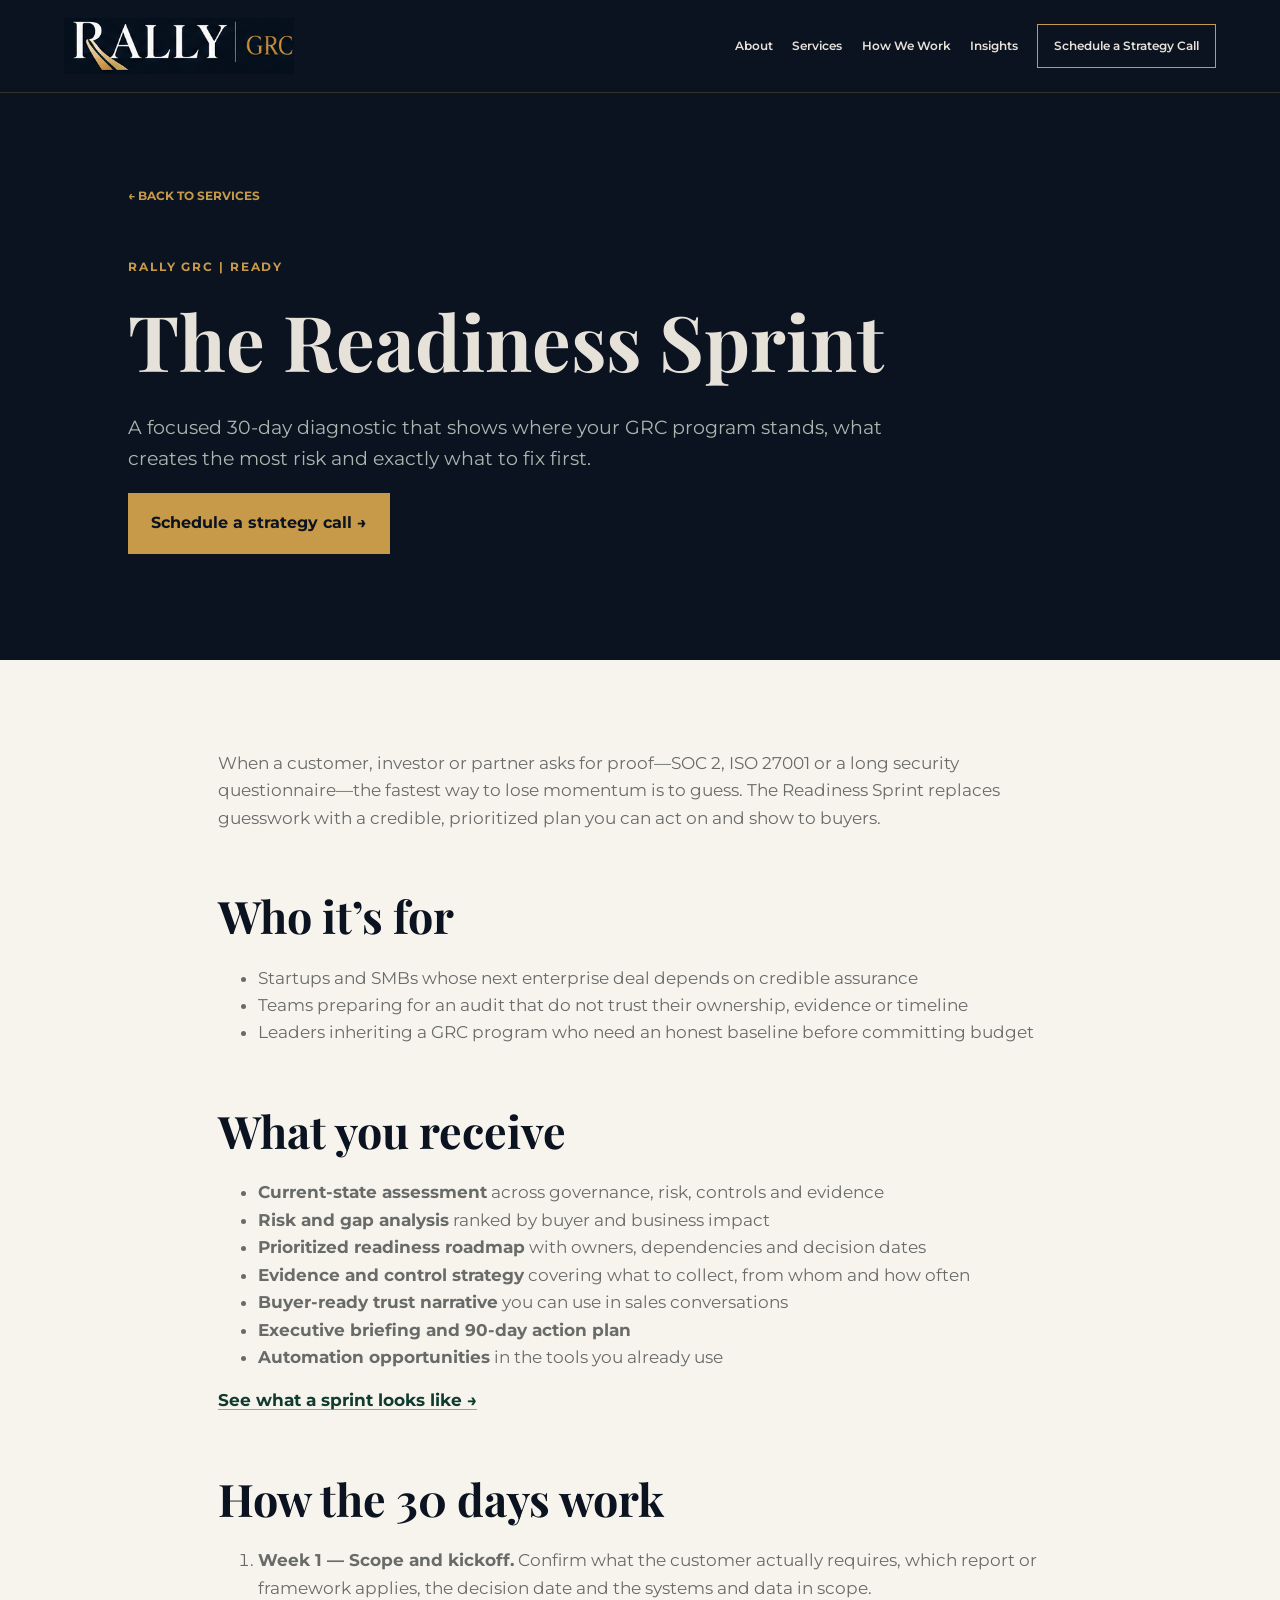
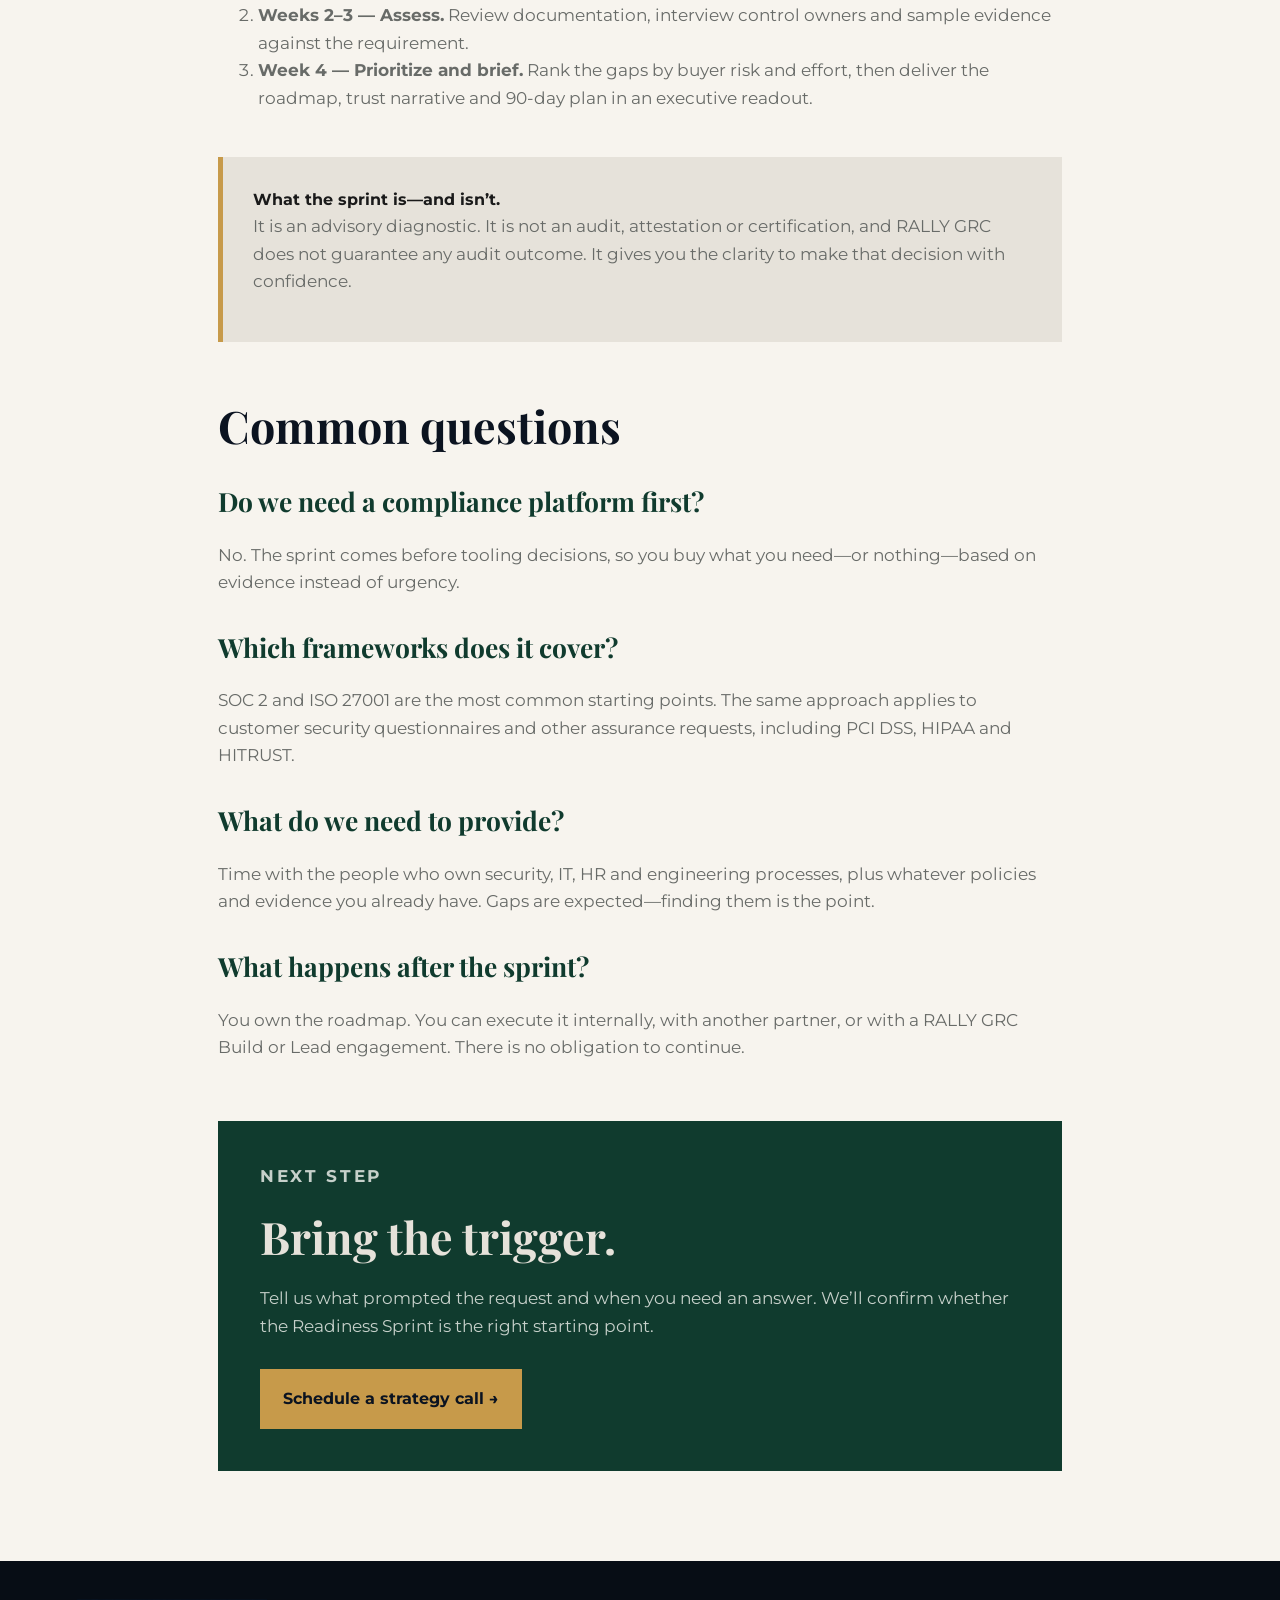
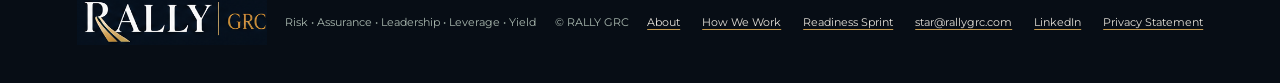
<file: rally-grc-website/readiness-sprint.html>
<!doctype html>
<html lang="en">
<head>
  <meta charset="UTF-8">
  <meta name="viewport" content="width=device-width,initial-scale=1">
  <meta name="description" content="A focused 30-day GRC readiness diagnostic for companies facing a SOC 2, ISO 27001 or customer-assurance request: gap assessment, prioritized roadmap and 90-day action plan.">
  <link rel="canonical" href="https://rallygrc.com/readiness-sprint.html">
  <title>Readiness Sprint | RALLY GRC</title>
  <link rel="preconnect" href="https://fonts.googleapis.com">
  <link rel="preconnect" href="https://fonts.gstatic.com" crossorigin>
  <link href="https://fonts.googleapis.com/css2?family=Montserrat:wght@400;500;600;700&family=Playfair+Display:wght@600;700&display=swap" rel="stylesheet">
  <link rel="stylesheet" href="styles.css">
  <link rel="stylesheet" href="insights.css">
  <link rel="stylesheet" href="photography.css">
  <link rel="stylesheet" href="navigation.css">
<script type="application/ld+json">{"@context": "https://schema.org", "@type": "FAQPage", "mainEntity": [{"@type": "Question", "name": "Do we need a compliance platform first?", "acceptedAnswer": {"@type": "Answer", "text": "No. The sprint comes before tooling decisions, so you buy what you need—or nothing—based on evidence instead of urgency."}}, {"@type": "Question", "name": "Which frameworks does it cover?", "acceptedAnswer": {"@type": "Answer", "text": "SOC 2 and ISO 27001 are the most common starting points. The same approach applies to customer security questionnaires and other assurance requests, including PCI DSS, HIPAA and HITRUST."}}, {"@type": "Question", "name": "What do we need to provide?", "acceptedAnswer": {"@type": "Answer", "text": "Time with the people who own security, IT, HR and engineering processes, plus whatever policies and evidence you already have. Gaps are expected—finding them is the point."}}, {"@type": "Question", "name": "What happens after the sprint?", "acceptedAnswer": {"@type": "Answer", "text": "You own the roadmap. You can execute it internally, with another partner, or with a RALLY GRC Build or Lead engagement. There is no obligation to continue."}}]}</script>
<link rel="icon" href="favicon.svg" type="image/svg+xml"><link rel="apple-touch-icon" href="assets/apple-touch-icon.png"><meta name="theme-color" content="#0b1320"><meta property="og:type" content="website"><meta property="og:site_name" content="RALLY GRC"><meta property="og:title" content="Readiness Sprint | RALLY GRC"><meta property="og:description" content="A focused 30-day GRC readiness diagnostic for companies facing a SOC 2, ISO 27001 or customer-assurance request: gap assessment, prioritized roadmap and 90-day action plan."><meta property="og:url" content="https://rallygrc.com/readiness-sprint.html"><meta property="og:image" content="https://rallygrc.com/assets/og-image.png"><meta name="twitter:card" content="summary_large_image"></head>
<body>
  <header class="site-header"><a href="index.html" class="brand"><img src="assets/rally-grc-logo-dark.png" width="350" height="85" alt="RALLY GRC"></a><button class="menu-button" aria-expanded="false" aria-controls="nav">Menu</button><nav id="nav"><a href="about.html">About</a><a href="index.html#services">Services</a><a href="how-we-work.html">How We Work</a><a href="index.html#insights">Insights</a><a class="nav-cta" href="index.html#consultation">Schedule a Strategy Call</a></nav></header>
  <main>
    <section class="article-hero">
      <a class="back-link" href="index.html#services">← BACK TO SERVICES</a>
      <p class="eyebrow">RALLY GRC | READY</p>
      <h1>The Readiness Sprint</h1>
      <p class="article-deck">A focused 30-day diagnostic that shows where your GRC program stands, what creates the most risk and exactly what to fix first.</p>
      <p><a class="button button-gold" href="index.html#consultation">Schedule a strategy call →</a></p>
    </section>
    <article class="article-body">
      <p>When a customer, investor or partner asks for proof—SOC 2, ISO 27001 or a long security questionnaire—the fastest way to lose momentum is to guess. The Readiness Sprint replaces guesswork with a credible, prioritized plan you can act on and show to buyers.</p>
      <h2>Who it’s for</h2>
      <ul>
        <li>Startups and SMBs whose next enterprise deal depends on credible assurance</li>
        <li>Teams preparing for an audit that do not trust their ownership, evidence or timeline</li>
        <li>Leaders inheriting a GRC program who need an honest baseline before committing budget</li>
      </ul>
      <h2>What you receive</h2>
      <ul>
        <li><strong>Current-state assessment</strong> across governance, risk, controls and evidence</li>
        <li><strong>Risk and gap analysis</strong> ranked by buyer and business impact</li>
        <li><strong>Prioritized readiness roadmap</strong> with owners, dependencies and decision dates</li>
        <li><strong>Evidence and control strategy</strong> covering what to collect, from whom and how often</li>
        <li><strong>Buyer-ready trust narrative</strong> you can use in sales conversations</li>
        <li><strong>Executive briefing and 90-day action plan</strong></li>
        <li><strong>Automation opportunities</strong> in the tools you already use</li>
      </ul>
      <p><a class="inline-link" href="sprint-sample.html">See what a sprint looks like →</a></p>
      <h2>How the 30 days work</h2>
      <ol>
        <li><strong>Week 1 — Scope and kickoff.</strong> Confirm what the customer actually requires, which report or framework applies, the decision date and the systems and data in scope.</li>
        <li><strong>Weeks 2–3 — Assess.</strong> Review documentation, interview control owners and sample evidence against the requirement.</li>
        <li><strong>Week 4 — Prioritize and brief.</strong> Rank the gaps by buyer risk and effort, then deliver the roadmap, trust narrative and 90-day plan in an executive readout.</li>
      </ol>
      <div class="article-callout"><strong>What the sprint is—and isn’t.</strong><p>It is an advisory diagnostic. It is not an audit, attestation or certification, and RALLY GRC does not guarantee any audit outcome. It gives you the clarity to make that decision with confidence.</p></div>
      <h2>Common questions</h2>
      <h3>Do we need a compliance platform first?</h3><p>No. The sprint comes before tooling decisions, so you buy what you need—or nothing—based on evidence instead of urgency.</p><h3>Which frameworks does it cover?</h3><p>SOC 2 and ISO 27001 are the most common starting points. The same approach applies to customer security questionnaires and other assurance requests, including PCI DSS, HIPAA and HITRUST.</p><h3>What do we need to provide?</h3><p>Time with the people who own security, IT, HR and engineering processes, plus whatever policies and evidence you already have. Gaps are expected—finding them is the point.</p><h3>What happens after the sprint?</h3><p>You own the roadmap. You can execute it internally, with another partner, or with a RALLY GRC Build or Lead engagement. There is no obligation to continue.</p>
      <section class="article-cta"><p class="eyebrow">NEXT STEP</p><h2>Bring the trigger.</h2><p>Tell us what prompted the request and when you need an answer. We’ll confirm whether the Readiness Sprint is the right starting point.</p><a class="button button-gold" href="index.html#consultation">Schedule a strategy call →</a></section>
    </article>
  </main>
  <footer><a href="index.html" class="brand"><img src="assets/rally-grc-logo-dark.png" width="350" height="85" alt="RALLY GRC"></a><p>Risk • Assurance • Leadership • Leverage • Yield</p><p>© RALLY GRC</p><p class="footer-links"><a class="footer-link" href="about.html">About</a><a class="footer-link" href="how-we-work.html">How We Work</a><a class="footer-link" href="readiness-sprint.html">Readiness Sprint</a><a class="footer-link" href="mailto:star@rallygrc.com">star@rallygrc.com</a><a class="footer-link" href="https://www.linkedin.com/company/rally-grc/" target="_blank" rel="noopener noreferrer">LinkedIn</a><a class="footer-link" href="privacy-policy.html">Privacy Statement</a></p></footer>
<script src="script.js"></script></body>
</html>
</file>
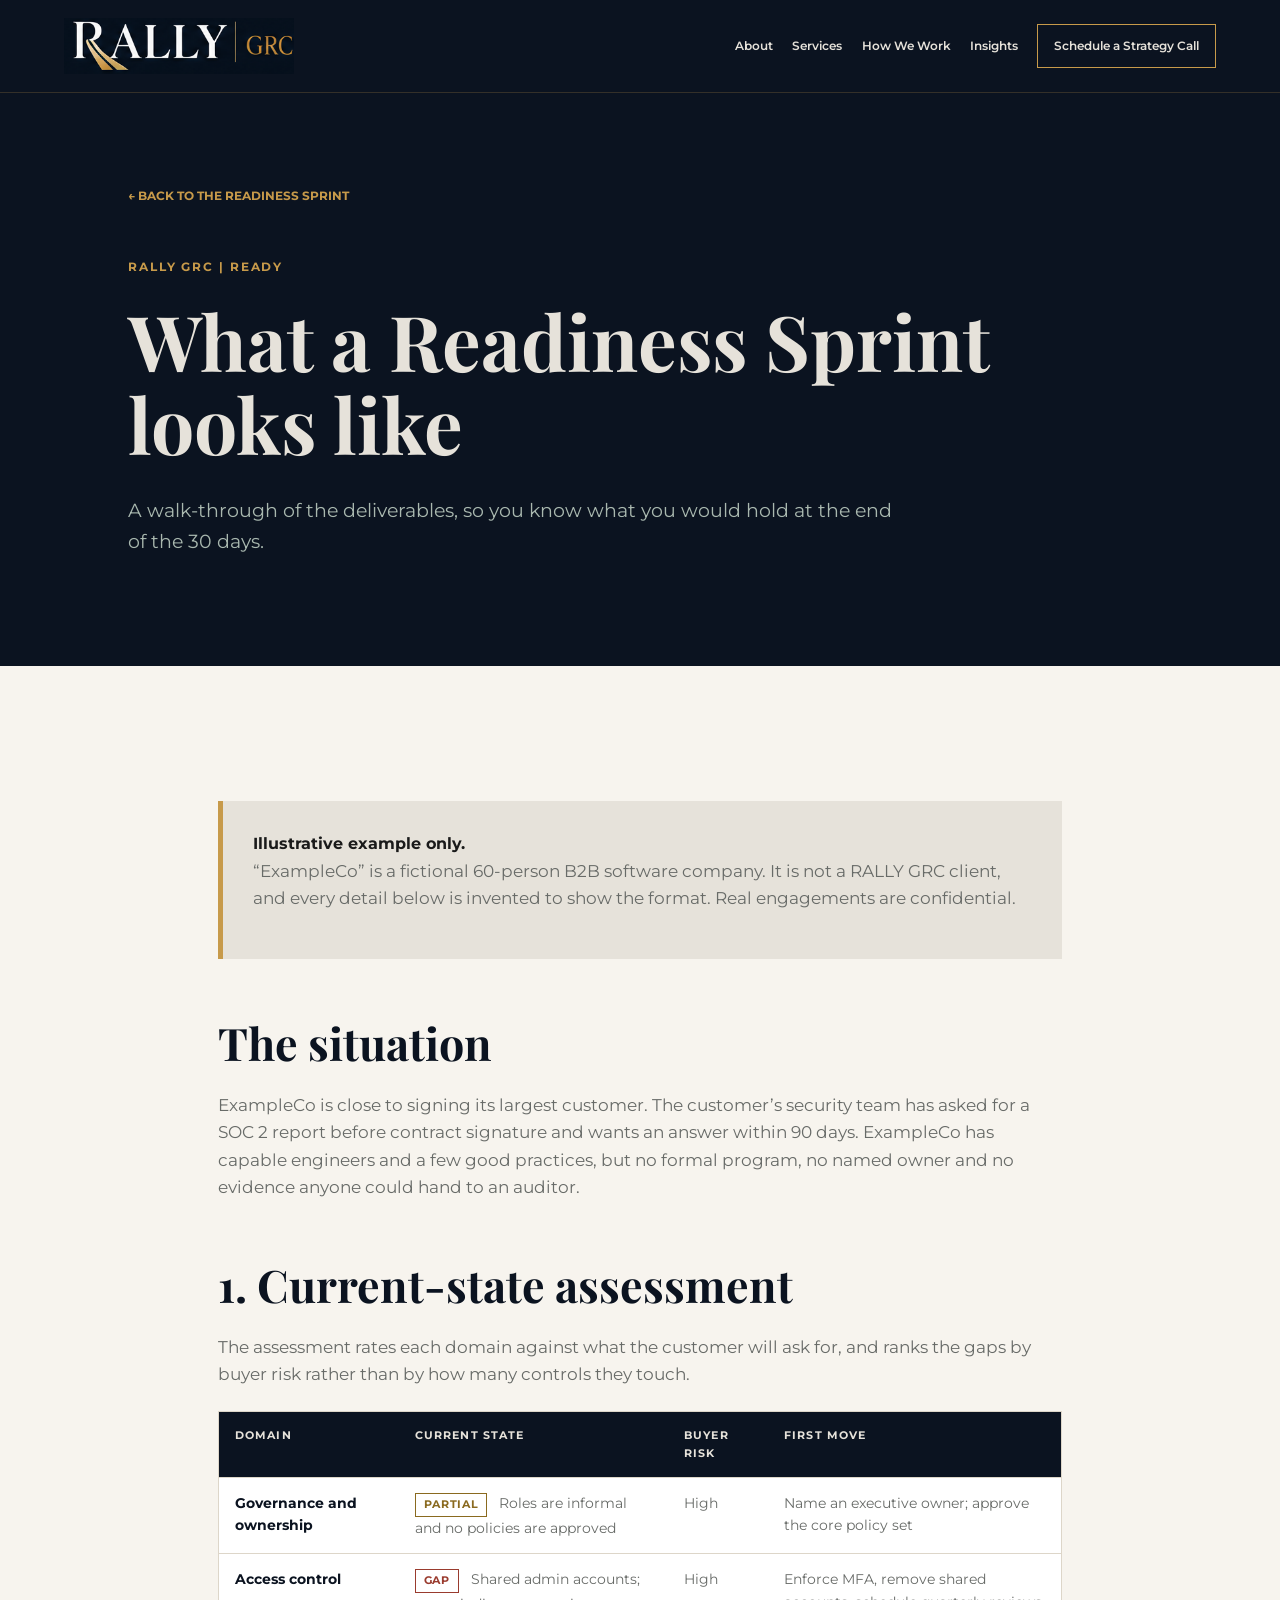
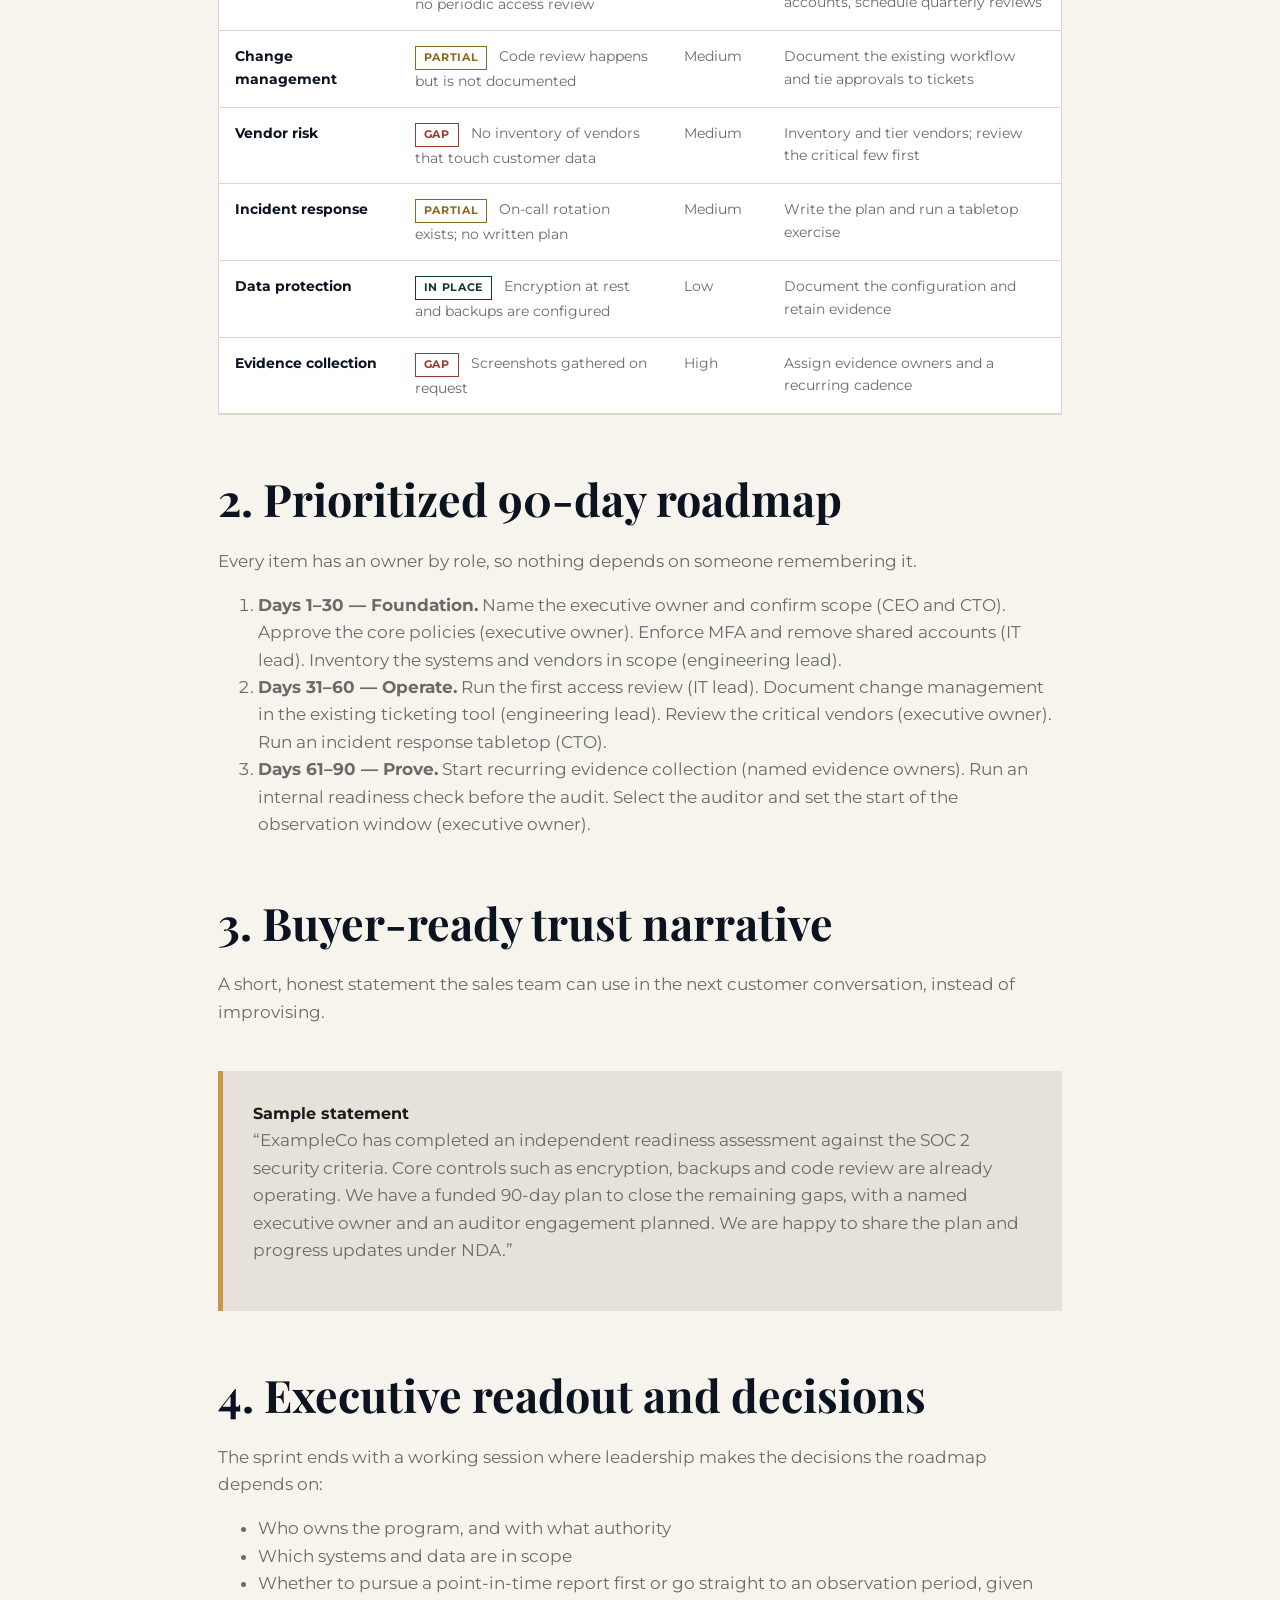
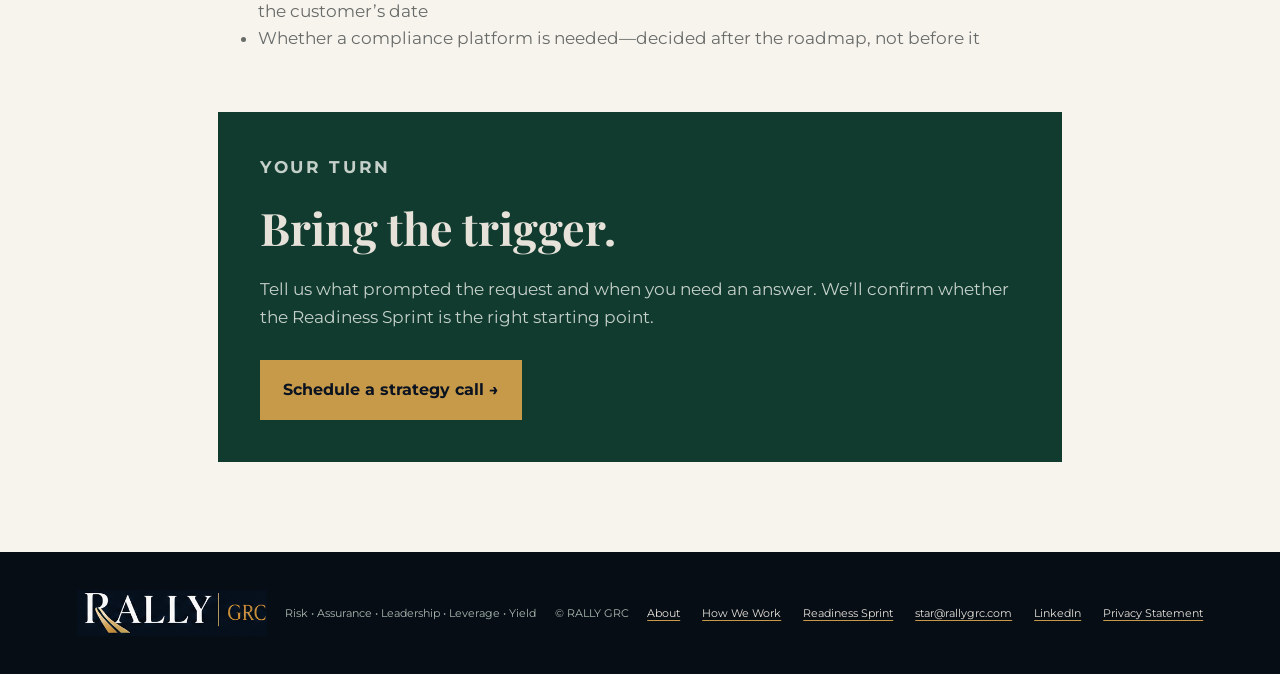
<file: rally-grc-website/sprint-sample.html>
<!doctype html>
<html lang="en">
<head>
  <meta charset="UTF-8">
  <meta name="viewport" content="width=device-width,initial-scale=1">
  <meta name="description" content="An illustrative, fictional walk-through of the RALLY GRC Readiness Sprint: gap assessment, prioritized roadmap, 90-day plan and buyer-ready trust narrative.">
  <link rel="canonical" href="https://rallygrc.com/sprint-sample.html">
  <title>What a Readiness Sprint Looks Like | RALLY GRC</title>
  <link rel="preconnect" href="https://fonts.googleapis.com">
  <link rel="preconnect" href="https://fonts.gstatic.com" crossorigin>
  <link href="https://fonts.googleapis.com/css2?family=Montserrat:wght@400;500;600;700&family=Playfair+Display:wght@600;700&display=swap" rel="stylesheet">
  <link rel="stylesheet" href="styles.css">
  <link rel="stylesheet" href="insights.css">
  <link rel="stylesheet" href="photography.css">
  <link rel="stylesheet" href="navigation.css">
<link rel="icon" href="favicon.svg" type="image/svg+xml"><link rel="apple-touch-icon" href="assets/apple-touch-icon.png"><meta name="theme-color" content="#0b1320"><meta property="og:type" content="website"><meta property="og:site_name" content="RALLY GRC"><meta property="og:title" content="What a Readiness Sprint Looks Like | RALLY GRC"><meta property="og:description" content="An illustrative, fictional walk-through of the RALLY GRC Readiness Sprint: gap assessment, prioritized roadmap, 90-day plan and buyer-ready trust narrative."><meta property="og:url" content="https://rallygrc.com/sprint-sample.html"><meta property="og:image" content="https://rallygrc.com/assets/og-image.png"><meta name="twitter:card" content="summary_large_image"></head>
<body>
  <header class="site-header"><a href="index.html" class="brand"><img src="assets/rally-grc-logo-dark.png" width="350" height="85" alt="RALLY GRC"></a><button class="menu-button" aria-expanded="false" aria-controls="nav">Menu</button><nav id="nav"><a href="about.html">About</a><a href="index.html#services">Services</a><a href="how-we-work.html">How We Work</a><a href="index.html#insights">Insights</a><a class="nav-cta" href="index.html#consultation">Schedule a Strategy Call</a></nav></header>
  <main>
    <section class="article-hero">
      <a class="back-link" href="readiness-sprint.html">← BACK TO THE READINESS SPRINT</a>
      <p class="eyebrow">RALLY GRC | READY</p>
      <h1>What a Readiness Sprint looks like</h1>
      <p class="article-deck">A walk-through of the deliverables, so you know what you would hold at the end of the 30 days.</p>
    </section>
    <article class="article-body">
      <div class="article-callout"><strong>Illustrative example only.</strong><p>“ExampleCo” is a fictional 60-person B2B software company. It is not a RALLY GRC client, and every detail below is invented to show the format. Real engagements are confidential.</p></div>
      <h2>The situation</h2>
      <p>ExampleCo is close to signing its largest customer. The customer’s security team has asked for a SOC 2 report before contract signature and wants an answer within 90 days. ExampleCo has capable engineers and a few good practices, but no formal program, no named owner and no evidence anyone could hand to an auditor.</p>
      <h2>1. Current-state assessment</h2>
      <p>The assessment rates each domain against what the customer will ask for, and ranks the gaps by buyer risk rather than by how many controls they touch.</p>
      <div class="table-wrap"><table class="sample-table"><thead><tr><th scope="col">Domain</th><th scope="col">Current state</th><th scope="col">Buyer risk</th><th scope="col">First move</th></tr></thead><tbody><tr><th scope="row">Governance and ownership</th><td><span class="tag tag-partial">Partial</span> Roles are informal and no policies are approved</td><td>High</td><td>Name an executive owner; approve the core policy set</td></tr><tr><th scope="row">Access control</th><td><span class="tag tag-gap">Gap</span> Shared admin accounts; no periodic access review</td><td>High</td><td>Enforce MFA, remove shared accounts, schedule quarterly reviews</td></tr><tr><th scope="row">Change management</th><td><span class="tag tag-partial">Partial</span> Code review happens but is not documented</td><td>Medium</td><td>Document the existing workflow and tie approvals to tickets</td></tr><tr><th scope="row">Vendor risk</th><td><span class="tag tag-gap">Gap</span> No inventory of vendors that touch customer data</td><td>Medium</td><td>Inventory and tier vendors; review the critical few first</td></tr><tr><th scope="row">Incident response</th><td><span class="tag tag-partial">Partial</span> On-call rotation exists; no written plan</td><td>Medium</td><td>Write the plan and run a tabletop exercise</td></tr><tr><th scope="row">Data protection</th><td><span class="tag tag-ok">In place</span> Encryption at rest and backups are configured</td><td>Low</td><td>Document the configuration and retain evidence</td></tr><tr><th scope="row">Evidence collection</th><td><span class="tag tag-gap">Gap</span> Screenshots gathered on request</td><td>High</td><td>Assign evidence owners and a recurring cadence</td></tr></tbody></table></div>
      <h2>2. Prioritized 90-day roadmap</h2>
      <p>Every item has an owner by role, so nothing depends on someone remembering it.</p>
      <ol>
        <li><strong>Days 1–30 — Foundation.</strong> Name the executive owner and confirm scope (CEO and CTO). Approve the core policies (executive owner). Enforce MFA and remove shared accounts (IT lead). Inventory the systems and vendors in scope (engineering lead).</li>
        <li><strong>Days 31–60 — Operate.</strong> Run the first access review (IT lead). Document change management in the existing ticketing tool (engineering lead). Review the critical vendors (executive owner). Run an incident response tabletop (CTO).</li>
        <li><strong>Days 61–90 — Prove.</strong> Start recurring evidence collection (named evidence owners). Run an internal readiness check before the audit. Select the auditor and set the start of the observation window (executive owner).</li>
      </ol>
      <h2>3. Buyer-ready trust narrative</h2>
      <p>A short, honest statement the sales team can use in the next customer conversation, instead of improvising.</p>
      <div class="article-callout"><strong>Sample statement</strong><p>“ExampleCo has completed an independent readiness assessment against the SOC 2 security criteria. Core controls such as encryption, backups and code review are already operating. We have a funded 90-day plan to close the remaining gaps, with a named executive owner and an auditor engagement planned. We are happy to share the plan and progress updates under NDA.”</p></div>
      <h2>4. Executive readout and decisions</h2>
      <p>The sprint ends with a working session where leadership makes the decisions the roadmap depends on:</p>
      <ul>
        <li>Who owns the program, and with what authority</li>
        <li>Which systems and data are in scope</li>
        <li>Whether to pursue a point-in-time report first or go straight to an observation period, given the customer’s date</li>
        <li>Whether a compliance platform is needed—decided after the roadmap, not before it</li>
      </ul>
      <section class="article-cta"><p class="eyebrow">YOUR TURN</p><h2>Bring the trigger.</h2><p>Tell us what prompted the request and when you need an answer. We’ll confirm whether the Readiness Sprint is the right starting point.</p><a class="button button-gold" href="index.html#consultation">Schedule a strategy call →</a></section>
    </article>
  </main>
  <footer><a href="index.html" class="brand"><img src="assets/rally-grc-logo-dark.png" width="350" height="85" alt="RALLY GRC"></a><p>Risk • Assurance • Leadership • Leverage • Yield</p><p>© RALLY GRC</p><p class="footer-links"><a class="footer-link" href="about.html">About</a><a class="footer-link" href="how-we-work.html">How We Work</a><a class="footer-link" href="readiness-sprint.html">Readiness Sprint</a><a class="footer-link" href="mailto:star@rallygrc.com">star@rallygrc.com</a><a class="footer-link" href="https://www.linkedin.com/company/rally-grc/" target="_blank" rel="noopener noreferrer">LinkedIn</a><a class="footer-link" href="privacy-policy.html">Privacy Statement</a></p></footer>
<script src="script.js"></script></body>
</html>
</file>
<file: styles.css>
:root{--navy:#0b1320;--forest:#103b2e;--gold:#c79a4a;--cream:#e6e2da;--charcoal:#1a1a1a;--paper:#f7f4ee;--muted:#686b68;--line:#ddd6c9;--serif:'Playfair Display',Georgia,serif;--sans:'Montserrat',Arial,sans-serif}*{box-sizing:border-box}html{scroll-behavior:smooth}body{margin:0;background:var(--paper);color:var(--charcoal);font:400 16px/1.65 var(--sans)}a{color:inherit;text-decoration:none}button,input,select,textarea{font:inherit}h1,h2,h3,p{margin-top:0}h1,h2,h3{font-family:var(--serif);line-height:1.08}h1{font-size:clamp(3.4rem,7vw,6.7rem);max-width:950px;margin-bottom:30px}h2{font-size:clamp(2.4rem,4.8vw,4.8rem);margin-bottom:24px}h3{font-size:1.65rem}.site-header{height:92px;padding:0 clamp(24px,5vw,76px);display:flex;align-items:center;justify-content:space-between;background:var(--navy);color:var(--cream);position:relative;z-index:20}.brand img{display:block;width:230px;max-height:66px;object-fit:contain}.site-header nav{display:flex;align-items:center;gap:26px;font-size:.77rem;font-weight:600}.site-header nav a:not(.nav-cta):hover{color:var(--gold)}.nav-cta{border:1px solid var(--gold);padding:11px 16px}.nav-cta:hover{background:var(--gold);color:var(--navy)}.menu-button{display:none;background:none;border:1px solid var(--gold);color:var(--cream);padding:7px 12px}.section-dark{background:var(--navy);color:var(--cream)}.eyebrow{font-size:.7rem;letter-spacing:.16em;font-weight:700;color:var(--gold);margin-bottom:22px}.hero{min-height:calc(100vh - 92px);padding:clamp(72px,9vw,126px) clamp(24px,6vw,90px) 38px;display:grid;grid-template-columns:minmax(0,1fr) 290px;gap:80px;position:relative;overflow:hidden}.hero:before{content:'';position:absolute;inset:0 auto 0 0;width:14px;background:var(--gold)}.hero-lede{color:#a9b8af;font-size:1.22rem;max-width:720px}.hero-actions{display:flex;align-items:center;gap:28px;margin-top:42px;flex-wrap:wrap}.button{display:inline-flex;align-items:center;justify-content:center;gap:20px;border:0;padding:17px 23px;font-weight:700;cursor:pointer;text-align:center}.button-gold{background:var(--gold);color:var(--navy)}.button-gold:hover{background:#d4ad68;transform:translateY(-1px)}.text-link{font-weight:600}.rally-tower{background:var(--forest);padding:24px 32px;align-self:center;border:1px solid #31594c}.rally-tower div{display:grid;grid-template-columns:48px 1fr;align-items:center;padding:13px 0;border-bottom:1px solid rgba(199,154,74,.55)}.rally-tower div:last-child{border:0}.rally-tower strong{font:700 2rem var(--serif)}.rally-tower div:last-child strong{color:var(--gold)}.rally-tower span{color:#c6d0ca;font-size:.68rem;text-transform:uppercase;letter-spacing:.13em}.hero-foot{grid-column:1/-1;display:flex;gap:28px;padding-top:30px;border-top:1px solid rgba(230,226,218,.18);color:#a9b8af;font-size:.72rem;text-transform:uppercase}.hero-foot span:before{content:'•';color:var(--gold);margin-right:12px}.framework,.services,.path{padding:110px clamp(24px,6vw,90px)}.section-intro{max-width:950px;margin-bottom:68px}.section-intro>p:last-child{font-size:1.16rem;color:var(--muted)}.framework-path{display:grid;grid-template-columns:repeat(5,1fr);position:relative;gap:26px}.framework-path:before{content:'';position:absolute;top:31px;left:30px;right:30px;height:3px;background:#e5d5b1}.framework-path article{position:relative}.framework-path b{display:grid;place-items:center;width:62px;height:62px;background:var(--forest);color:white;border-radius:50%;font:700 1.55rem var(--serif);position:relative}.framework-path article:last-child b{background:var(--gold)}.framework-path h3{font:700 .72rem var(--sans);text-transform:uppercase;letter-spacing:.08em;color:var(--forest);margin:26px 0 10px}.framework-path p{color:var(--muted);font-size:.9rem}.framework-result,.path-note{background:var(--navy);color:var(--cream);padding:19px 26px;font-weight:600;margin:46px 0 0}.section-heading{display:grid;grid-template-columns:1.35fr .65fr;gap:60px;align-items:end;margin-bottom:65px}.section-heading h2{margin:0}.section-heading>p{color:var(--muted);font-size:1.05rem}.service{display:grid;grid-template-columns:62px 1.1fr .9fr;gap:40px;padding:48px 0;border-top:1px solid var(--line)}.service:last-child{border-bottom:1px solid var(--line)}.service-num{color:var(--gold);font-weight:700}.service-label,.service-delivery>span{font-size:.68rem;letter-spacing:.14em;font-weight:700;color:var(--gold)}.service h3{font-size:clamp(1.75rem,2.6vw,2.7rem);color:var(--navy);margin:8px 0 14px}.service-copy>p:not(.service-label){color:var(--muted)}.service-copy em{font-size:.82rem;color:var(--forest);font-style:normal;font-weight:600}.service-delivery{background:white;border:1px solid var(--line);padding:27px 30px}.service-delivery ul{padding-left:18px;color:var(--muted)}.service-delivery li{margin:8px 0}.service-delivery li::marker{color:var(--gold)}.service-delivery strong{display:block;border-top:2px solid var(--gold);padding-top:17px;margin-top:20px;color:var(--forest)}.who{padding:110px clamp(24px,6vw,90px)}.section-heading.light>p{color:#a9b8af}.audience-grid{display:grid;grid-template-columns:repeat(4,1fr);border-block:1px solid rgba(230,226,218,.18)}.audience-grid article{padding:38px 28px 38px 0;border-right:1px solid rgba(230,226,218,.18);margin-right:28px}.audience-grid article:last-child{border:0}.audience-grid span{color:var(--gold);font-weight:700}.audience-grid h3{margin-top:36px}.audience-grid p{color:#a9b8af}.path-grid{display:grid;grid-template-columns:repeat(5,1fr);gap:18px}.path-grid article{background:white;border:1px solid var(--line);padding:28px 22px;min-height:240px}.path-grid small{color:var(--muted);font-size:.64rem}.path-grid h3{font:700 1.15rem var(--sans);color:var(--navy);margin:26px 0}.path-grid strong{color:var(--forest);font-size:.84rem}.path-grid p{color:var(--muted);font-size:.82rem;margin-top:18px}.path-grid .active{background:var(--forest);color:white;border-color:var(--forest)}.path-grid .active small{color:var(--gold)}.path-grid .active h3,.path-grid .active strong{color:white}.path-grid .active p{color:#b9c8c1}.consultation{padding:110px clamp(24px,6vw,90px);display:grid;grid-template-columns:1fr 1fr;gap:9vw}.consultation>div>p:last-child{color:#a9b8af}.consultation form{display:grid;grid-template-columns:1fr 1fr;gap:22px}.consultation label{font-size:.75rem;font-weight:600;color:#a9b8af}.consultation input,.consultation select,.consultation textarea{display:block;width:100%;margin-top:8px;border:1px solid #355147;background:var(--forest);color:var(--cream);padding:14px}.full{grid-column:1/-1}.form-note{font-size:.7rem;color:#a9b8af}.consultation .button{width:100%}footer{background:#070d15;color:var(--cream);padding:28px clamp(24px,6vw,90px);display:flex;justify-content:space-between;align-items:center;font-size:.7rem}footer .brand img{width:190px}footer p{margin:0;color:#a9b8af}.reveal{opacity:0;transform:translateY(14px);transition:.6s}.reveal.visible{opacity:1;transform:none}@media(max-width:950px){.site-header nav{display:none;position:absolute;top:92px;left:0;right:0;background:var(--navy);padding:24px;flex-direction:column;align-items:flex-start}.site-header nav.open{display:flex}.menu-button{display:block}.hero{grid-template-columns:1fr}.rally-tower{display:none}.section-heading,.consultation{grid-template-columns:1fr}.service{grid-template-columns:45px 1fr}.service-delivery{grid-column:2}.framework-path,.path-grid{grid-template-columns:repeat(2,1fr)}.framework-path:before{display:none}.audience-grid{grid-template-columns:1fr 1fr}}@media(max-width:620px){h1{font-size:3.25rem}.brand img{width:190px}.hero-actions{align-items:stretch;flex-direction:column}.hero-foot{flex-direction:column;gap:7px}.framework,.services,.path,.who,.consultation{padding-block:78px}.service,.framework-path,.path-grid,.audience-grid,.consultation form{grid-template-columns:1fr}.service-delivery{grid-column:auto}.full{grid-column:auto}footer{align-items:flex-start;flex-direction:column;gap:14px}}@media(prefers-reduced-motion:reduce){html{scroll-behavior:auto}.reveal{opacity:1;transform:none;transition:none}}
</file>
<file: insights.css>
.site-header{position:sticky!important;top:0;z-index:1000!important;box-shadow:0 1px 0 rgba(199,154,74,.22)}section[id]{scroll-margin-top:92px}.site-header nav a.active:not(.nav-cta){color:var(--gold);position:relative}.site-header nav a.active:not(.nav-cta):after{content:'';position:absolute;left:0;right:0;bottom:-10px;height:2px;background:var(--gold)}
.insights{padding:110px clamp(24px,6vw,90px);background:var(--cream)}.insight-grid{display:grid;grid-template-columns:repeat(3,1fr);gap:22px}.insight-card{background:var(--paper);padding:34px;min-height:340px;display:flex;flex-direction:column;border-top:5px solid var(--gold);transition:transform .2s ease,box-shadow .2s ease}.insight-card:hover,.insight-card:focus-visible{transform:translateY(-5px);box-shadow:0 18px 36px rgba(11,19,32,.12);outline:none}.insight-card>p{font-size:.68rem;letter-spacing:.14em;font-weight:700;color:var(--gold)}.insight-card h3{font-size:1.9rem;color:var(--navy)}.insight-card span{color:var(--muted)}.insight-card strong{margin-top:auto;padding-top:28px;color:var(--forest);font-size:.82rem}.article-hero{padding:90px clamp(24px,10vw,150px);background:var(--navy);color:var(--cream)}.back-link{display:inline-block;color:var(--gold);font-size:.75rem;font-weight:700;margin-bottom:52px}.article-hero h1{font-size:clamp(3rem,6vw,5.5rem);max-width:1050px}.article-deck{max-width:780px;color:#a9b8af;font-size:1.18rem}.article-body{max-width:900px;margin:auto;padding:90px 28px}.article-body h2{font-size:clamp(2rem,3.5vw,3.2rem);color:var(--navy);margin-top:60px}.article-body h3{color:var(--forest);margin-top:36px}.article-body p,.article-body li{color:var(--muted);font-size:1.04rem}.article-callout{background:var(--cream);border-left:5px solid var(--gold);padding:30px;margin:45px 0}.article-cta{background:var(--forest);color:var(--cream);padding:42px;margin-top:60px}.article-cta h2{color:var(--cream);margin-top:0}.article-cta p{color:#c6d0ca}.article-cta .button{margin-top:12px}@media(max-width:900px){.insight-grid{grid-template-columns:1fr}.insight-card{min-height:280px}.article-hero~*{}body:has(.article-hero) .site-header nav{display:flex;position:static;flex-direction:row;padding:0;flex-wrap:wrap}body:has(.article-hero) .site-header{height:auto;min-height:92px;padding-block:12px}}@media(max-width:620px){.insights{padding:78px 24px}.article-hero{padding:70px 24px}.article-body{padding:65px 24px}.article-cta{padding:30px}body:has(.article-hero) .site-header nav{gap:10px;font-size:.65rem}body:has(.article-hero) .site-header .brand img{width:145px}}
</file>
<file: photography.css>
:root {
  --photo-navy: rgba(11, 19, 32, .28);
  --photo-forest: rgba(16, 59, 46, .18);
}

.photo-frame {
  position: relative;
  overflow: hidden;
  background: var(--navy);
  margin: 0;
}

.photo-frame::after {
  content: '';
  position: absolute;
  inset: 0;
  pointer-events: none;
  background: linear-gradient(135deg, var(--photo-navy), var(--photo-forest));
  mix-blend-mode: multiply;
}

.photo-frame img {
  display: block;
  width: 100%;
  height: 100%;
  object-fit: cover;
}

.hero-portrait {
  align-self: center;
  min-height: 440px;
  border: 1px solid rgba(199, 154, 74, .65);
  box-shadow: 18px 18px 0 var(--forest);
}

.hero { grid-template-columns: minmax(0, 1fr) minmax(290px, 360px); }

.hero-portrait::after {
  background: linear-gradient(180deg, rgba(11, 19, 32, .02) 45%, rgba(11, 19, 32, .42));
  mix-blend-mode: multiply;
}

.homepage-photo {
  min-height: 390px;
  margin: 0 clamp(24px, 6vw, 90px);
  border-bottom: 5px solid var(--gold);
}

.homepage-photo img { object-position: center; }

.advisory-feature {
  display: grid;
  grid-template-columns: minmax(0, .9fr) minmax(0, 1.1fr);
  gap: clamp(36px, 6vw, 84px);
  align-items: center;
  margin-bottom: 68px;
}

.advisory-feature .section-intro { margin-bottom: 0; }
.advisory-feature .photo-frame { min-height: 380px; border-top: 5px solid var(--gold); }

.article-hero-grid {
  display: grid;
  grid-template-columns: minmax(0, 1.05fr) minmax(360px, .95fr);
  gap: clamp(40px, 7vw, 100px);
  align-items: center;
}

.article-hero-grid .article-hero-copy { min-width: 0; }
.article-hero-grid .article-photo { min-height: 430px; border-bottom: 5px solid var(--gold); }
.article-hero-grid .article-photo::after {
  background: linear-gradient(135deg, rgba(11, 19, 32, .16), rgba(16, 59, 46, .32));
}

@media (max-width: 950px) {
  .hero { grid-template-columns: 1fr; }
  .hero-portrait { display: block; min-height: 520px; max-width: 520px; width: 100%; }
  .advisory-feature, .article-hero-grid { grid-template-columns: 1fr; }
  .article-hero-grid .article-photo { min-height: 360px; order: -1; }
  .homepage-photo { min-height: 320px; }
}

@media (max-width: 620px) {
  .hero-portrait { min-height: 420px; box-shadow: 10px 10px 0 var(--forest); }
  .homepage-photo { min-height: 235px; margin-inline: 24px; }
  .advisory-feature .photo-frame, .article-hero-grid .article-photo { min-height: 245px; }
}
</file>
<file: rally-grc-website/styles.css>
:root{--navy:#0b1320;--forest:#103b2e;--gold:#c79a4a;--cream:#e6e2da;--charcoal:#1a1a1a;--paper:#f7f4ee;--muted:#686b68;--line:#ddd6c9;--serif:'Playfair Display',Georgia,serif;--sans:'Montserrat',Arial,sans-serif}*{box-sizing:border-box}html{scroll-behavior:smooth}body{margin:0;background:var(--paper);color:var(--charcoal);font:400 16px/1.65 var(--sans)}a{color:inherit;text-decoration:none}button,input,select,textarea{font:inherit}h1,h2,h3,p{margin-top:0}h1,h2,h3{font-family:var(--serif);line-height:1.08}h1{font-size:clamp(3.4rem,7vw,6.7rem);max-width:950px;margin-bottom:30px}h2{font-size:clamp(2.4rem,4.8vw,4.8rem);margin-bottom:24px}h3{font-size:1.65rem}.site-header{height:92px;padding:0 clamp(24px,5vw,76px);display:flex;align-items:center;justify-content:space-between;background:var(--navy);color:var(--cream);position:relative;z-index:20}.brand img{display:block;width:230px;max-height:66px;object-fit:contain}.site-header nav{display:flex;align-items:center;gap:26px;font-size:.77rem;font-weight:600}.site-header nav a:not(.nav-cta):hover{color:var(--gold)}.nav-cta{border:1px solid var(--gold);padding:11px 16px}.nav-cta:hover{background:var(--gold);color:var(--navy)}.menu-button{display:none;background:none;border:1px solid var(--gold);color:var(--cream);padding:7px 12px}.section-dark{background:var(--navy);color:var(--cream)}.eyebrow{font-size:.7rem;letter-spacing:.16em;font-weight:700;color:var(--gold);margin-bottom:22px}.hero{min-height:calc(100vh - 92px);padding:clamp(72px,9vw,126px) clamp(24px,6vw,90px) 38px;display:grid;grid-template-columns:minmax(0,1fr) 290px;gap:80px;position:relative;overflow:hidden}.hero:before{content:'';position:absolute;inset:0 auto 0 0;width:14px;background:var(--gold)}.hero-lede{color:#a9b8af;font-size:1.22rem;max-width:720px}.hero-actions{display:flex;align-items:center;gap:28px;margin-top:42px;flex-wrap:wrap}.button{display:inline-flex;align-items:center;justify-content:center;gap:20px;border:0;padding:17px 23px;font-weight:700;cursor:pointer;text-align:center}.button-gold{background:var(--gold);color:var(--navy)}.button-gold:hover{background:#d4ad68;transform:translateY(-1px)}.text-link{font-weight:600}.rally-tower{background:var(--forest);padding:24px 32px;align-self:center;border:1px solid #31594c}.rally-tower div{display:grid;grid-template-columns:48px 1fr;align-items:center;padding:13px 0;border-bottom:1px solid rgba(199,154,74,.55)}.rally-tower div:last-child{border:0}.rally-tower strong{font:700 2rem var(--serif)}.rally-tower div:last-child strong{color:var(--gold)}.rally-tower span{color:#c6d0ca;font-size:.68rem;text-transform:uppercase;letter-spacing:.13em}.hero-foot{grid-column:1/-1;display:flex;gap:28px;padding-top:30px;border-top:1px solid rgba(230,226,218,.18);color:#a9b8af;font-size:.72rem;text-transform:uppercase}.hero-foot span:before{content:'•';color:var(--gold);margin-right:12px}.framework,.services,.path{padding:110px clamp(24px,6vw,90px)}.section-intro{max-width:950px;margin-bottom:68px}.section-intro>p:last-child{font-size:1.16rem;color:var(--muted)}.framework-path{display:grid;grid-template-columns:repeat(5,1fr);position:relative;gap:26px}.framework-path:before{content:'';position:absolute;top:31px;left:30px;right:30px;height:3px;background:#e5d5b1}.framework-path article{position:relative}.framework-path b{display:grid;place-items:center;width:62px;height:62px;background:var(--forest);color:white;border-radius:50%;font:700 1.55rem var(--serif);position:relative}.framework-path article:last-child b{background:var(--gold)}.framework-path h3{font:700 .72rem var(--sans);text-transform:uppercase;letter-spacing:.08em;color:var(--forest);margin:26px 0 10px}.framework-path p{color:var(--muted);font-size:.9rem}.framework-result,.path-note{background:var(--navy);color:var(--cream);padding:19px 26px;font-weight:600;margin:46px 0 0}.section-heading{display:grid;grid-template-columns:1.35fr .65fr;gap:60px;align-items:end;margin-bottom:65px}.section-heading h2{margin:0}.section-heading>p{color:var(--muted);font-size:1.05rem}.service{display:grid;grid-template-columns:62px 1.1fr .9fr;gap:40px;padding:48px 0;border-top:1px solid var(--line)}.service:last-child{border-bottom:1px solid var(--line)}.service-num{color:var(--gold);font-weight:700}.service-label,.service-delivery>span{font-size:.68rem;letter-spacing:.14em;font-weight:700;color:var(--gold)}.service h3{font-size:clamp(1.75rem,2.6vw,2.7rem);color:var(--navy);margin:8px 0 14px}.service-copy>p:not(.service-label){color:var(--muted)}.service-copy em{font-size:.82rem;color:var(--forest);font-style:normal;font-weight:600}.service-delivery{background:white;border:1px solid var(--line);padding:27px 30px}.service-delivery ul{padding-left:18px;color:var(--muted)}.service-delivery li{margin:8px 0}.service-delivery li::marker{color:var(--gold)}.service-delivery strong{display:block;border-top:2px solid var(--gold);padding-top:17px;margin-top:20px;color:var(--forest)}.who{padding:110px clamp(24px,6vw,90px)}.section-heading.light>p{color:#a9b8af}.audience-grid{display:grid;grid-template-columns:repeat(4,1fr);border-block:1px solid rgba(230,226,218,.18)}.audience-grid article{padding:38px 28px 38px 0;border-right:1px solid rgba(230,226,218,.18);margin-right:28px}.audience-grid article:last-child{border:0}.audience-grid span{color:var(--gold);font-weight:700}.audience-grid h3{margin-top:36px}.audience-grid p{color:#a9b8af}.path-grid{display:grid;grid-template-columns:repeat(5,1fr);gap:18px}.path-grid article{background:white;border:1px solid var(--line);padding:28px 22px;min-height:240px}.path-grid small{color:var(--muted);font-size:.64rem}.path-grid h3{font:700 1.15rem var(--sans);color:var(--navy);margin:26px 0}.path-grid strong{color:var(--forest);font-size:.84rem}.path-grid p{color:var(--muted);font-size:.82rem;margin-top:18px}.path-grid .active{background:var(--forest);color:white;border-color:var(--forest)}.path-grid .active small{color:var(--gold)}.path-grid .active h3,.path-grid .active strong{color:white}.path-grid .active p{color:#b9c8c1}.consultation{padding:110px clamp(24px,6vw,90px);display:grid;grid-template-columns:1fr 1fr;gap:9vw}.consultation>div>p:last-child{color:#a9b8af}.consultation form{display:grid;grid-template-columns:1fr 1fr;gap:22px}.consultation label{font-size:.75rem;font-weight:600;color:#a9b8af}.consultation input,.consultation select,.consultation textarea{display:block;width:100%;margin-top:8px;border:1px solid #355147;background:var(--forest);color:var(--cream);padding:14px}.full{grid-column:1/-1}.form-note{font-size:.7rem;color:#a9b8af}.consultation .button{width:100%}footer{background:#070d15;color:var(--cream);padding:28px clamp(24px,6vw,90px);display:flex;justify-content:space-between;align-items:center;font-size:.7rem}footer .brand img{width:190px}footer p{margin:0;color:#a9b8af}.reveal{opacity:0;transform:translateY(14px);transition:.6s}.reveal.visible{opacity:1;transform:none}@media(max-width:950px){.site-header nav{display:none;position:absolute;top:92px;left:0;right:0;background:var(--navy);padding:24px;flex-direction:column;align-items:flex-start}.site-header nav.open{display:flex}.menu-button{display:block}.hero{grid-template-columns:1fr}.rally-tower{display:none}.section-heading,.consultation{grid-template-columns:1fr}.service{grid-template-columns:45px 1fr}.service-delivery{grid-column:2}.framework-path,.path-grid{grid-template-columns:repeat(2,1fr)}.framework-path:before{display:none}.audience-grid{grid-template-columns:1fr 1fr}}@media(max-width:620px){h1{font-size:3.25rem}.brand img{width:190px}.hero-actions{align-items:stretch;flex-direction:column}.hero-foot{flex-direction:column;gap:7px}.framework,.services,.path,.who,.consultation{padding-block:78px}.service,.framework-path,.path-grid,.audience-grid,.consultation form{grid-template-columns:1fr}.service-delivery{grid-column:auto}.full{grid-column:auto}footer{align-items:flex-start;flex-direction:column;gap:14px}}@media(prefers-reduced-motion:reduce){html{scroll-behavior:auto}.reveal{opacity:1;transform:none;transition:none}}
</file>
<file: rally-grc-website/insights.css>
.site-header{position:sticky!important;top:0;z-index:1000!important;box-shadow:0 1px 0 rgba(199,154,74,.22)}section[id]{scroll-margin-top:92px}.site-header nav a.active:not(.nav-cta){color:var(--gold);position:relative}.site-header nav a.active:not(.nav-cta):after{content:'';position:absolute;left:0;right:0;bottom:-10px;height:2px;background:var(--gold)}
.insights{padding:110px clamp(24px,6vw,90px);background:var(--cream)}.insight-grid{display:grid;grid-template-columns:repeat(3,1fr);gap:22px}.insight-card{background:var(--paper);padding:34px;min-height:340px;display:flex;flex-direction:column;border-top:5px solid var(--gold);transition:transform .2s ease,box-shadow .2s ease}.insight-card:hover,.insight-card:focus-visible{transform:translateY(-5px);box-shadow:0 18px 36px rgba(11,19,32,.12);outline:none}.insight-card>p{font-size:.68rem;letter-spacing:.14em;font-weight:700;color:var(--gold)}.insight-card h3{font-size:1.9rem;color:var(--navy)}.insight-card span{color:var(--muted)}.insight-card strong{margin-top:auto;padding-top:28px;color:var(--forest);font-size:.82rem}.article-hero{padding:90px clamp(24px,10vw,150px);background:var(--navy);color:var(--cream)}.back-link{display:inline-block;color:var(--gold);font-size:.75rem;font-weight:700;margin-bottom:52px}.article-hero h1{font-size:clamp(3rem,6vw,5.5rem);max-width:1050px}.article-deck{max-width:780px;color:#a9b8af;font-size:1.18rem}.article-body{max-width:900px;margin:auto;padding:90px 28px}.article-body h2{font-size:clamp(2rem,3.5vw,3.2rem);color:var(--navy);margin-top:60px}.article-body h3{color:var(--forest);margin-top:36px}.article-body p,.article-body li{color:var(--muted);font-size:1.04rem}.article-callout{background:var(--cream);border-left:5px solid var(--gold);padding:30px;margin:45px 0}.article-cta{background:var(--forest);color:var(--cream);padding:42px;margin-top:60px}.article-cta h2{color:var(--cream);margin-top:0}.article-cta p{color:#c6d0ca}.article-cta .button{margin-top:12px}@media(max-width:900px){.insight-grid{grid-template-columns:1fr}.insight-card{min-height:280px}.article-hero~*{}body:has(.article-hero) .site-header nav{display:flex;position:static;flex-direction:row;padding:0;flex-wrap:wrap}body:has(.article-hero) .site-header{height:auto;min-height:92px;padding-block:12px}}@media(max-width:620px){.insights{padding:78px 24px}.article-hero{padding:70px 24px}.article-body{padding:65px 24px}.article-cta{padding:30px}body:has(.article-hero) .site-header nav{gap:10px;font-size:.65rem}body:has(.article-hero) .site-header .brand img{width:145px}}
</file>
<file: rally-grc-website/photography.css>
:root {
  --photo-navy: rgba(11, 19, 32, .28);
  --photo-forest: rgba(16, 59, 46, .18);
}

.site-header nav { gap: clamp(12px, 1.5vw, 26px); }

.photo-frame {
  position: relative;
  overflow: hidden;
  background: var(--navy);
  margin: 0;
}

.photo-frame::after {
  content: '';
  position: absolute;
  inset: 0;
  pointer-events: none;
  background: linear-gradient(135deg, var(--photo-navy), var(--photo-forest));
  mix-blend-mode: multiply;
}

.photo-frame img {
  display: block;
  width: 100%;
  height: 100%;
  object-fit: cover;
}

.hero-portrait {
  align-self: center;
  min-height: 440px;
  border: 1px solid rgba(199, 154, 74, .65);
  box-shadow: 18px 18px 0 var(--forest);
}

.hero { grid-template-columns: minmax(0, 1fr) minmax(290px, 360px); }

.leadership {
  display: grid;
  grid-template-columns: minmax(0, 1.05fr) minmax(360px, .95fr);
  gap: 54px clamp(48px, 7vw, 100px);
  padding: 110px clamp(24px, 6vw, 90px) 0;
  background: var(--cream);
}

.leadership-story { max-width: 760px; }
.leadership-story h2 { color: var(--navy); }
.leadership-story > p:not(.eyebrow) { color: var(--muted); }
.leadership-story .leadership-lede { color: var(--forest); font-size: 1.15rem; font-weight: 600; }
.leadership-cta { margin-top: 18px; color: var(--cream); background: var(--forest); }
.leadership-cta:hover { background: var(--navy); transform: translateY(-1px); }

.leadership-proof {
  display: grid;
  grid-template-columns: 1fr 1fr;
  border-top: 5px solid var(--gold);
  background: var(--navy);
}

.leadership-proof article { padding: 30px; border-right: 1px solid rgba(230, 226, 218, .16); border-bottom: 1px solid rgba(230, 226, 218, .16); }
.leadership-proof article:nth-child(even) { border-right: 0; }
.leadership-proof strong { display: block; margin-bottom: 12px; color: var(--gold); font-family: var(--serif); font-size: 1.35rem; line-height: 1.2; }
.leadership-proof span { color: #bcc8c1; font-size: .82rem; line-height: 1.55; }

.experience-band {
  grid-column: 1 / -1;
  padding: 32px clamp(24px, 4vw, 52px);
  background: var(--forest);
  color: var(--cream);
  text-align: center;
  border-bottom: 5px solid var(--gold);
}

.experience-band > span { display: block; margin-bottom: 16px; color: var(--gold); font-size: .66rem; font-weight: 700; letter-spacing: .15em; text-transform: uppercase; }
.experience-band div { display: flex; justify-content: center; align-items: center; flex-wrap: wrap; gap: 12px 22px; }
.experience-band strong { font: 600 clamp(1.15rem, 2vw, 1.65rem) var(--serif); }
.experience-band i { color: var(--gold); font-style: normal; }
.experience-band small { display: block; margin-top: 18px; color: #aebfb6; font-size: .62rem; }

.hero-portrait::after {
  background: linear-gradient(180deg, rgba(11, 19, 32, .02) 45%, rgba(11, 19, 32, .42));
  mix-blend-mode: multiply;
}

.homepage-photo {
  min-height: 390px;
  margin: 0 clamp(24px, 6vw, 90px);
  border-bottom: 5px solid var(--gold);
}

.homepage-photo img { object-position: center; }

.advisory-feature {
  display: grid;
  grid-template-columns: minmax(0, .9fr) minmax(0, 1.1fr);
  gap: clamp(36px, 6vw, 84px);
  align-items: center;
  margin-bottom: 68px;
}

.advisory-feature .section-intro { margin-bottom: 0; }
.advisory-feature .photo-frame { min-height: 380px; border-top: 5px solid var(--gold); }

.article-hero-grid {
  display: grid;
  grid-template-columns: minmax(0, 1.05fr) minmax(360px, .95fr);
  gap: clamp(40px, 7vw, 100px);
  align-items: center;
}

.article-hero-grid .article-hero-copy { min-width: 0; }
.article-hero-grid .article-photo { min-height: 430px; border-bottom: 5px solid var(--gold); }
.article-hero-grid .article-photo::after {
  background: linear-gradient(135deg, rgba(11, 19, 32, .16), rgba(16, 59, 46, .32));
}

@media (max-width: 950px) {
  .hero { grid-template-columns: 1fr; }
  .leadership { grid-template-columns: 1fr; }
  .hero-portrait { display: block; min-height: 520px; max-width: 520px; width: 100%; }
  .advisory-feature, .article-hero-grid { grid-template-columns: 1fr; }
  .article-hero-grid .article-photo { min-height: 360px; order: -1; }
  .homepage-photo { min-height: 320px; }
}

@media (max-width: 1120px) and (min-width: 951px) {
  .site-header nav { display: none; position: absolute; top: 92px; left: 0; right: 0; background: var(--navy); padding: 24px; flex-direction: column; align-items: flex-start; }
  .site-header nav.open { display: flex; }
  .menu-button { display: block; }
}

@media (max-width: 620px) {
  .leadership { padding-top: 78px; gap: 40px; }
  .leadership-proof { grid-template-columns: 1fr; }
  .leadership-proof article { border-right: 0; }
  .experience-band div { flex-direction: column; gap: 8px; }
  .experience-band i { display: none; }
  .hero-portrait { min-height: 420px; box-shadow: 10px 10px 0 var(--forest); }
  .homepage-photo { min-height: 235px; margin-inline: 24px; }
  .advisory-feature .photo-frame, .article-hero-grid .article-photo { min-height: 245px; }
}
</file>
<file: rally-grc-website/navigation.css>
.site-header{position:sticky!important;top:0;z-index:1000!important;box-shadow:0 1px 0 rgba(199,154,74,.22)}
section[id]{scroll-margin-top:92px}
.site-header nav a.active:not(.nav-cta){color:var(--gold);position:relative}
.site-header nav a.active:not(.nav-cta):after{content:'';position:absolute;left:0;right:0;bottom:-10px;height:2px;background:var(--gold)}
@media(max-width:950px){.site-header nav a.active:not(.nav-cta):after{bottom:-4px}}
/* Mobile menu: sit above the HoneyBook widget and block what's behind it */
@media(max-width:950px){.site-header nav{z-index:1001;box-shadow:0 18px 40px rgba(0,0,0,.45);border-bottom:1px solid rgba(199,154,74,.35)}}
/* Article byline / date and footer link */
.article-meta{margin-top:18px;font-size:.78rem;letter-spacing:.04em;color:var(--gold)}
.footer-link{color:var(--cream);text-decoration:underline;text-decoration-color:var(--gold);text-underline-offset:3px}
.footer-link:hover{color:var(--gold)}
.footer-links{display:flex;flex-wrap:wrap;gap:8px 22px}
/* Three-offer structure */
.service-modules{grid-column:2 / -1;background:var(--paper);border:1px solid var(--line);border-left:3px solid var(--gold);padding:24px 28px}
.service-modules ul{list-style:none;margin:16px 0 0;padding:0;display:grid;grid-template-columns:repeat(3,1fr);gap:24px}
.service-modules b{display:block;color:var(--navy);font-size:.95rem}
.service-modules p{margin:6px 0 0;color:var(--muted);font-size:.84rem}
.path-grid.three{grid-template-columns:repeat(3,1fr)}
@media(max-width:950px){.service-modules{grid-column:2}.service-modules ul{grid-template-columns:1fr}.path-grid.three{grid-template-columns:1fr}}
@media(max-width:620px){.service-modules{grid-column:auto}}
.service-more{display:inline-block;margin-top:18px}
.article-body a.inline-link{color:var(--forest);font-weight:700;text-decoration:underline;text-decoration-color:var(--gold);text-underline-offset:3px}
.table-wrap{overflow-x:auto;margin:22px 0 34px;border:1px solid var(--line);background:#fff}
.sample-table{width:100%;border-collapse:collapse;font-size:.86rem;min-width:640px}
.sample-table th,.sample-table td{padding:14px 16px;text-align:left;vertical-align:top;border-bottom:1px solid var(--line)}
.sample-table thead th{background:var(--navy);color:var(--cream);font-size:.7rem;letter-spacing:.1em;text-transform:uppercase}
.sample-table tbody th{color:var(--navy);font-weight:700}
.sample-table td{color:var(--muted)}
.tag{display:inline-block;margin-right:8px;padding:2px 8px;font-size:.68rem;font-weight:700;letter-spacing:.06em;text-transform:uppercase;border:1px solid currentColor}
.tag-gap{color:#9a3b2e}.tag-partial{color:#8a6a1f}.tag-ok{color:var(--forest)}
.path-more{margin:22px 0 0}.path-more a{color:var(--forest);font-weight:700;text-decoration:underline;text-decoration-color:var(--gold);text-underline-offset:3px}
.bio-link{display:inline-block;margin:18px 0 0 22px;color:var(--navy)}
.about-photo img{object-position:center 18%}
/* Subpages: restore the hamburger menu (insights.css forced the full nav open at <=900px on article-style pages) */
@media(max-width:950px){
body:has(.article-hero) .site-header nav{display:none;position:absolute;top:92px;left:0;right:0;background:var(--navy);padding:24px;flex-flow:column nowrap;align-items:flex-start;gap:20px;font-size:.77rem}
body:has(.article-hero) .site-header nav.open{display:flex}
}

/* Readable gold on light backgrounds (WCAG AA); bright gold stays on navy/forest */
:root{--gold-text:#85601c}
.leadership .eyebrow,.framework .eyebrow,.services .eyebrow,.insights .eyebrow,.path .eyebrow,
.service-num,.service-label,.service-delivery>span,.insight-card>p{color:var(--gold-text)}
.path-grid small{font-size:.72rem;letter-spacing:.08em}
.eyebrow{font-size:.74rem}
.service-label,.service-delivery>span,.insight-card>p{font-size:.72rem}
/* 404: keep footer at the bottom, no stray cream strip */
body:has(.article-hero){min-height:100vh;display:flex;flex-direction:column}
body:has(.article-hero)>main{flex:1 0 auto}
body:has(.article-hero):not(:has(.article-body))>main{background:var(--navy)}
</file>
